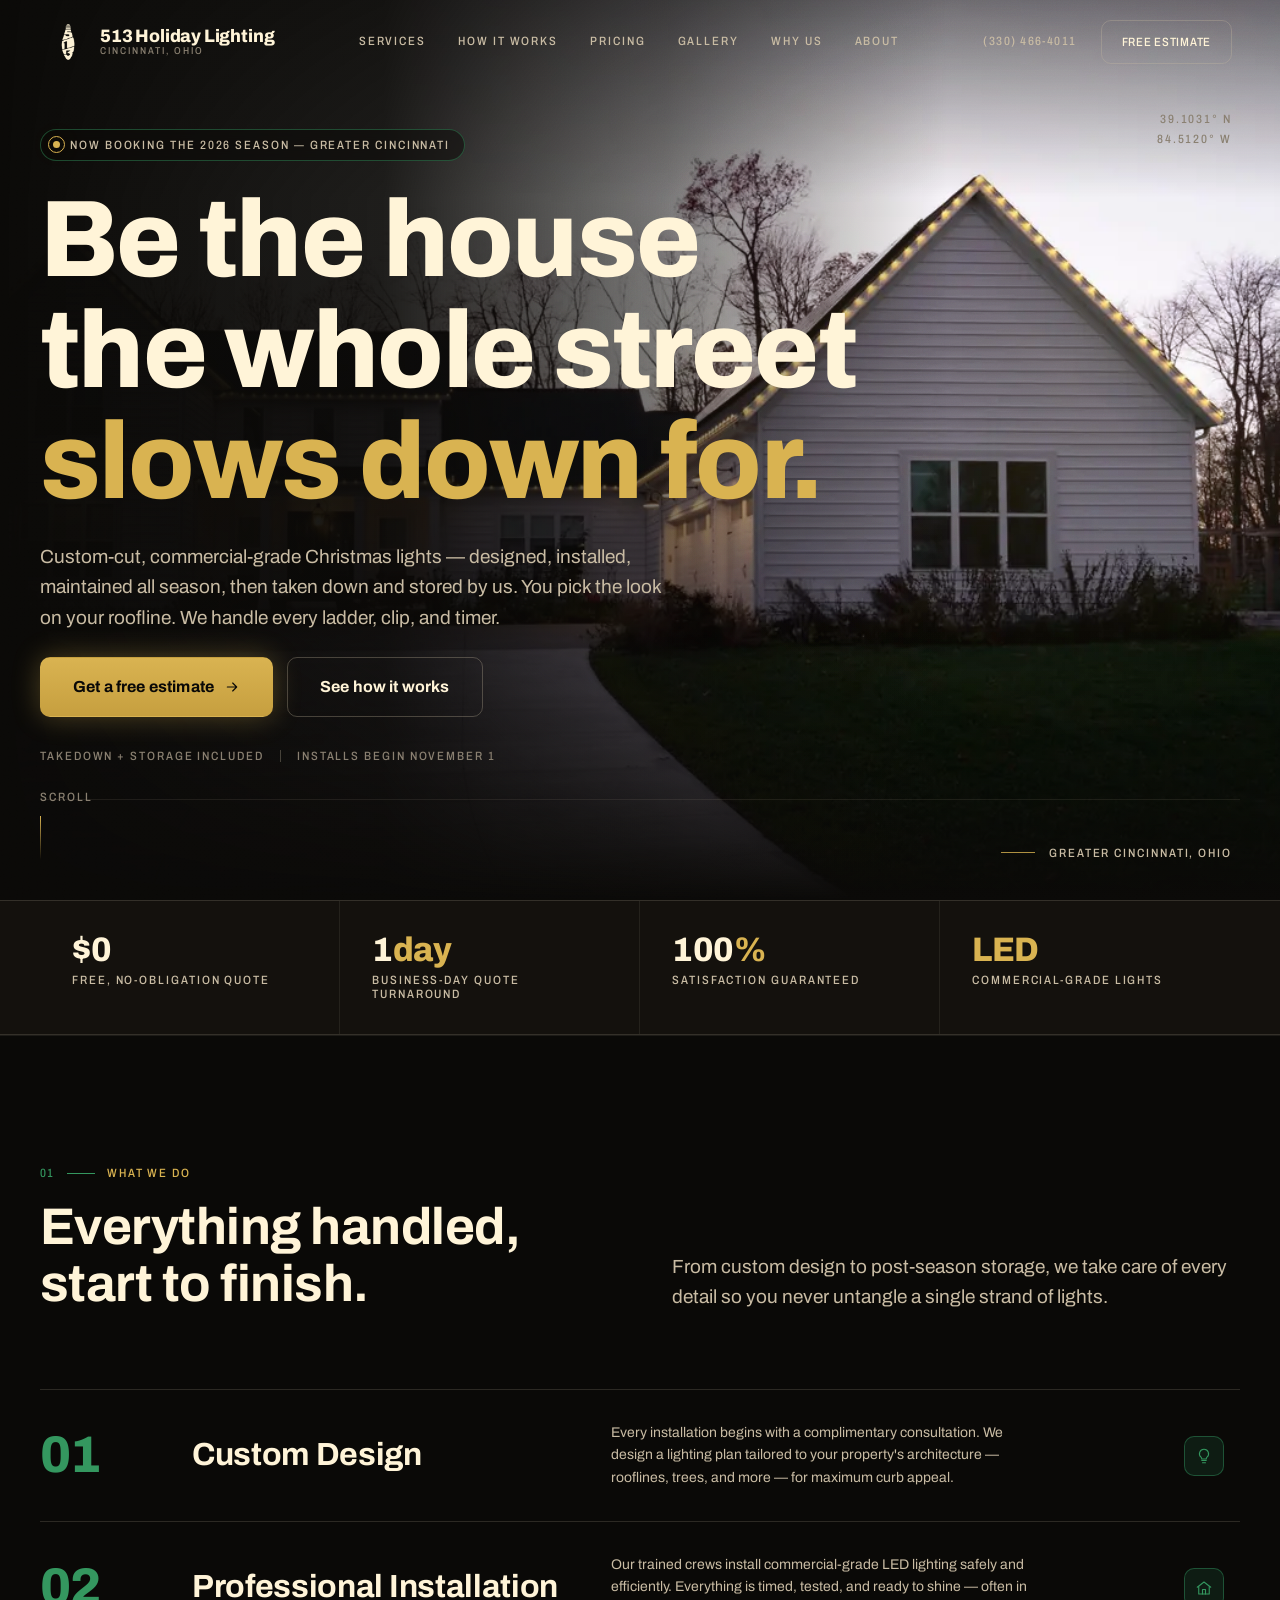
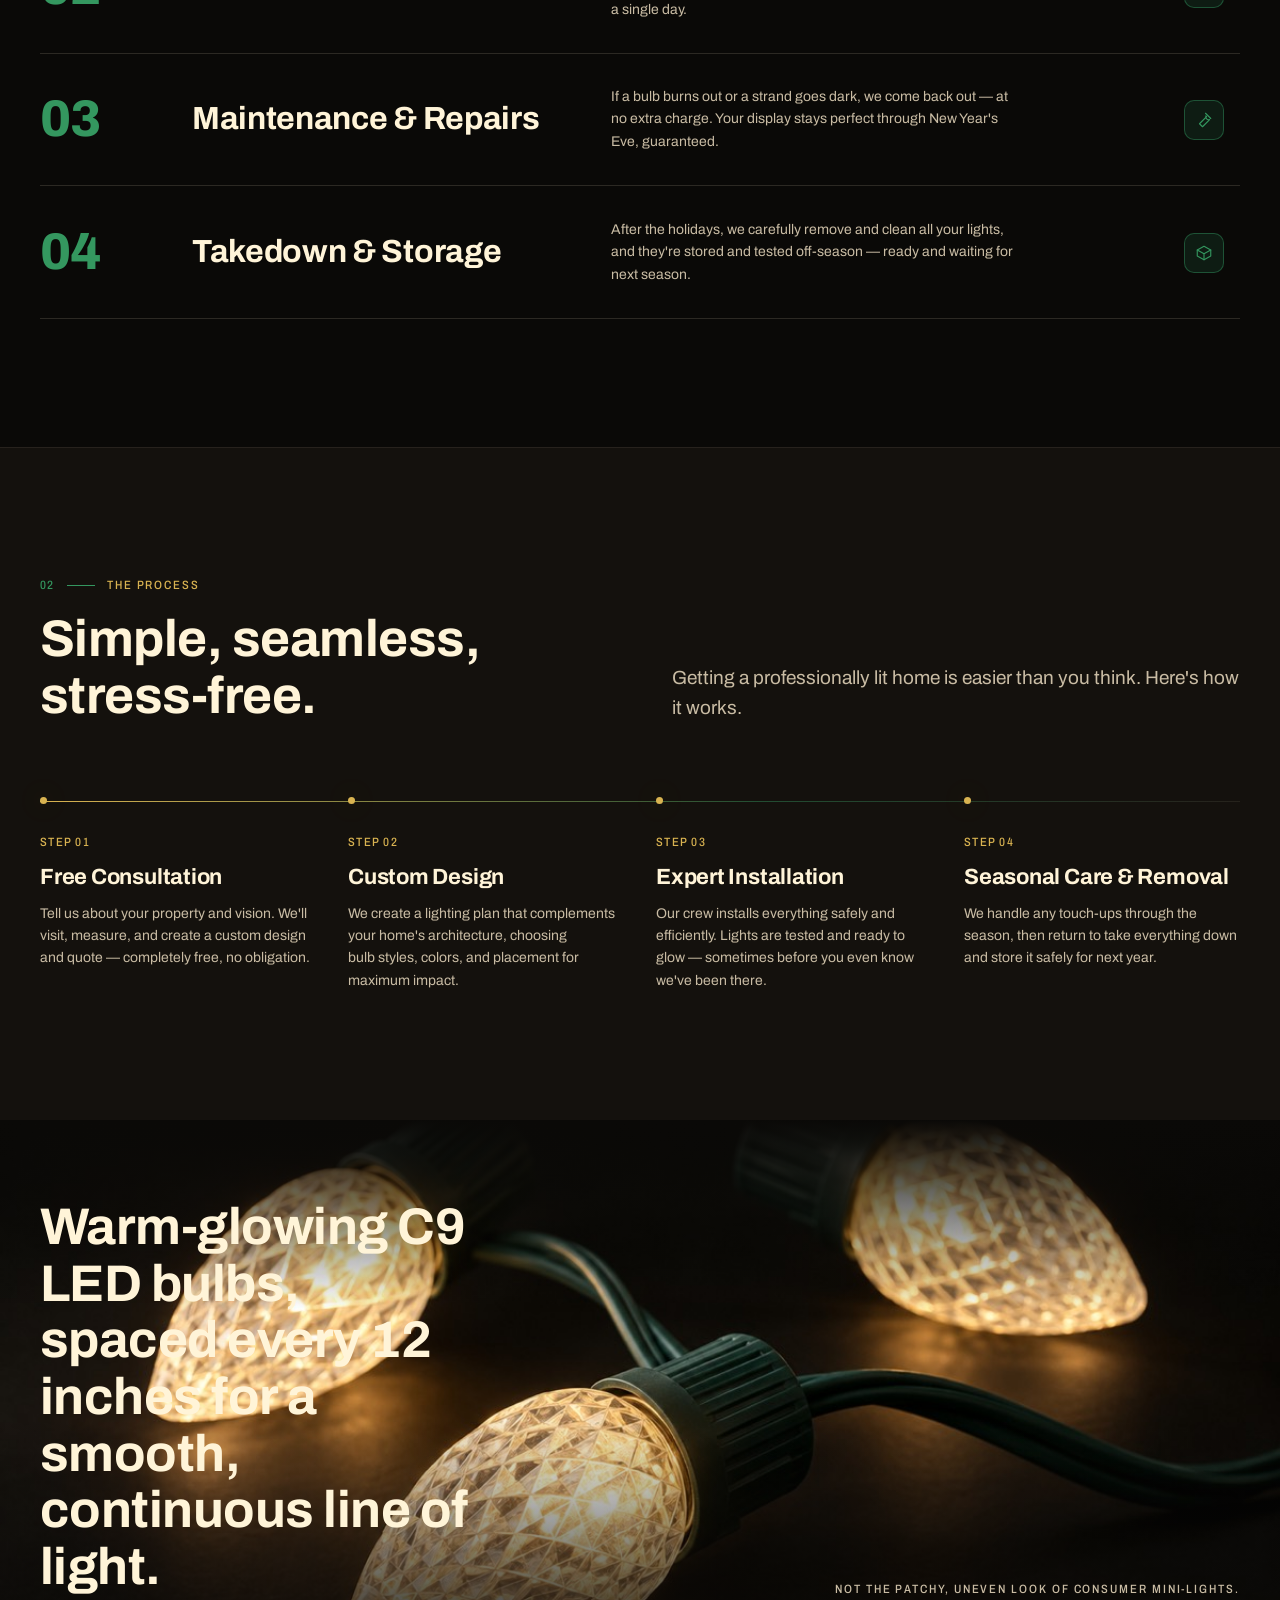
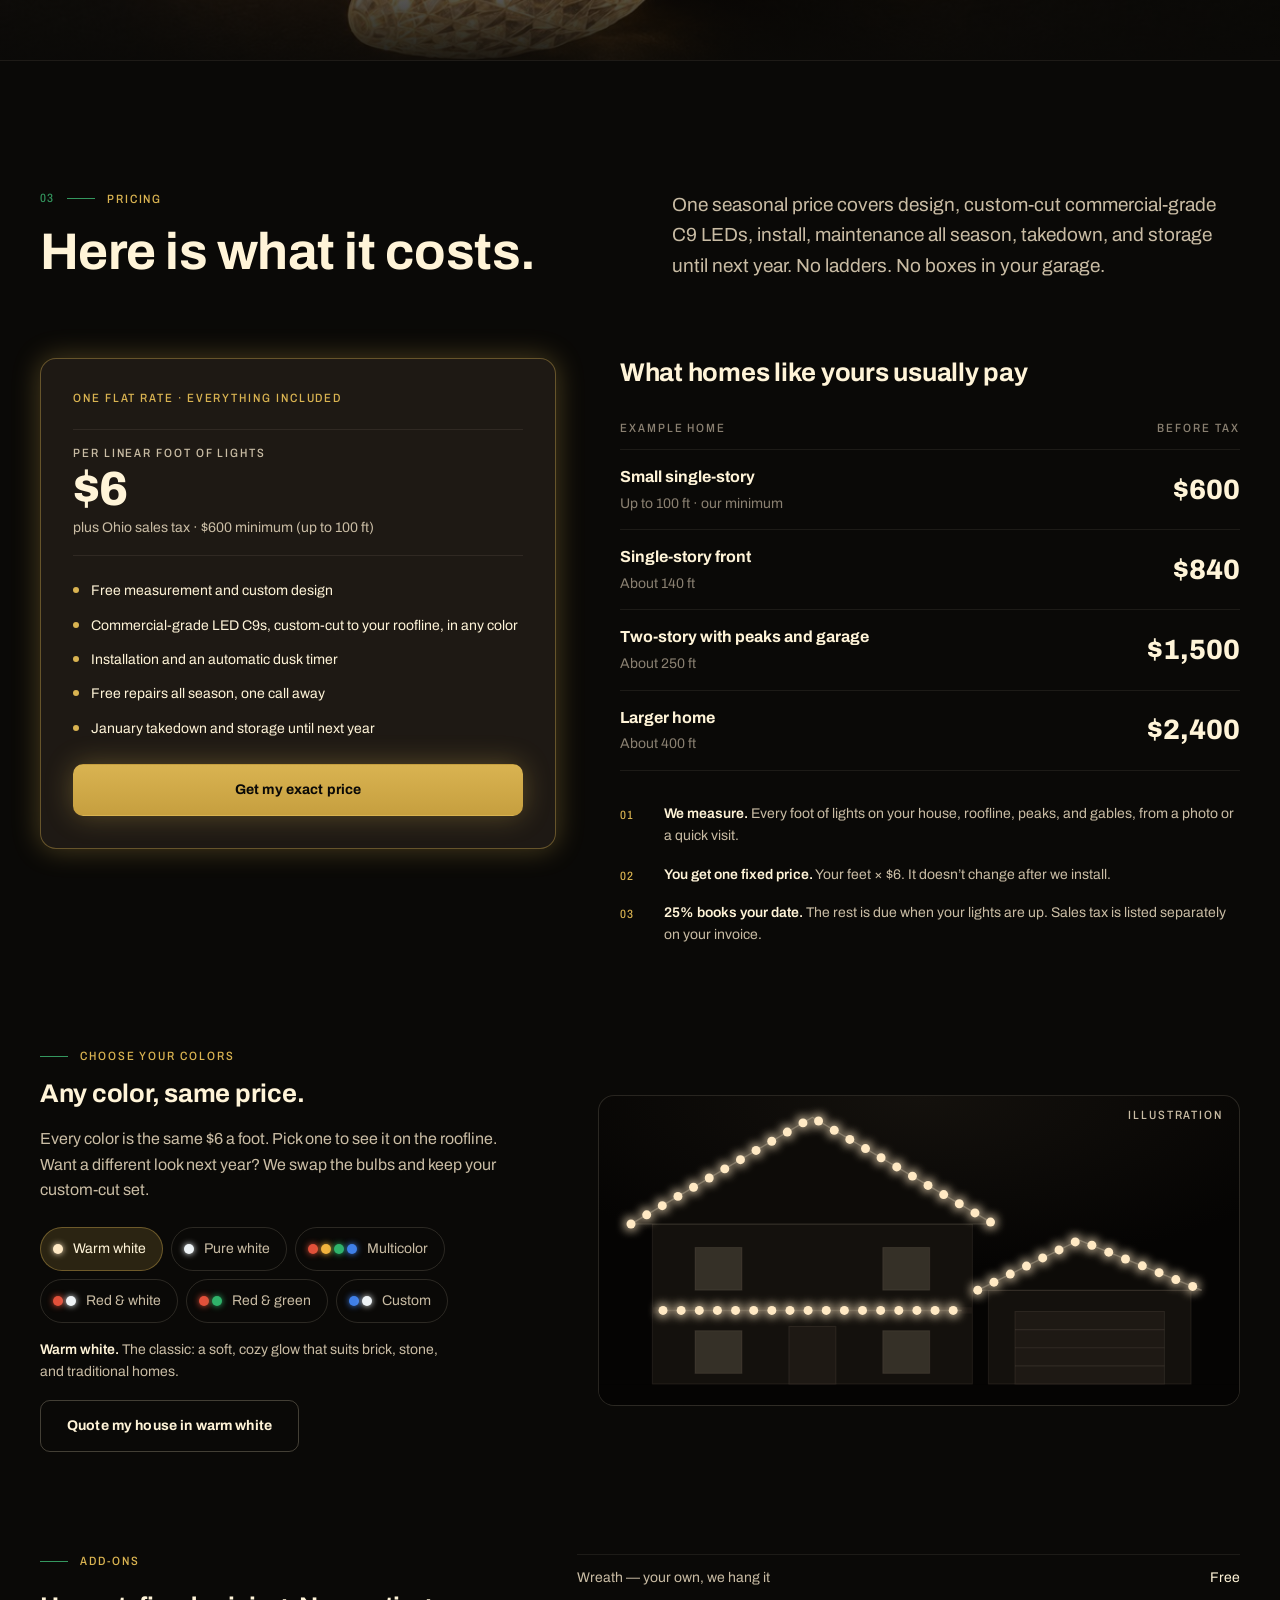
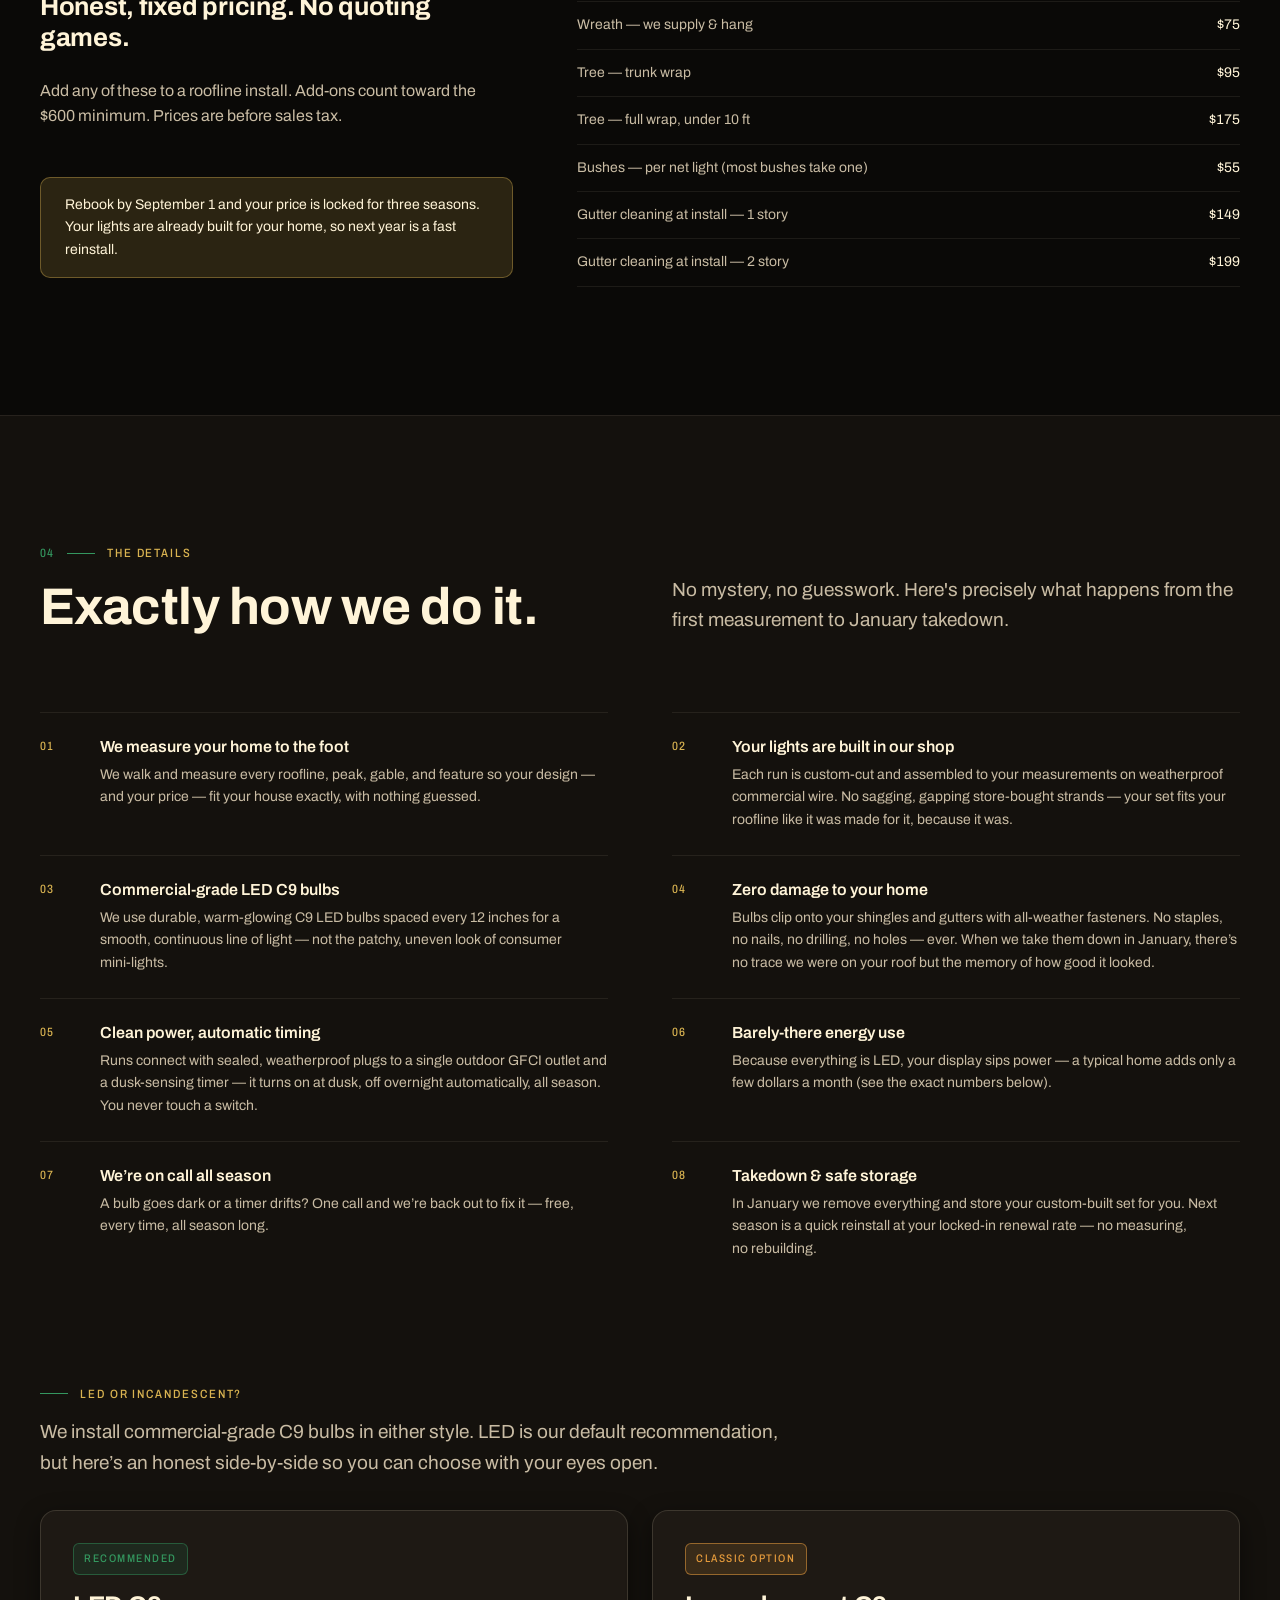
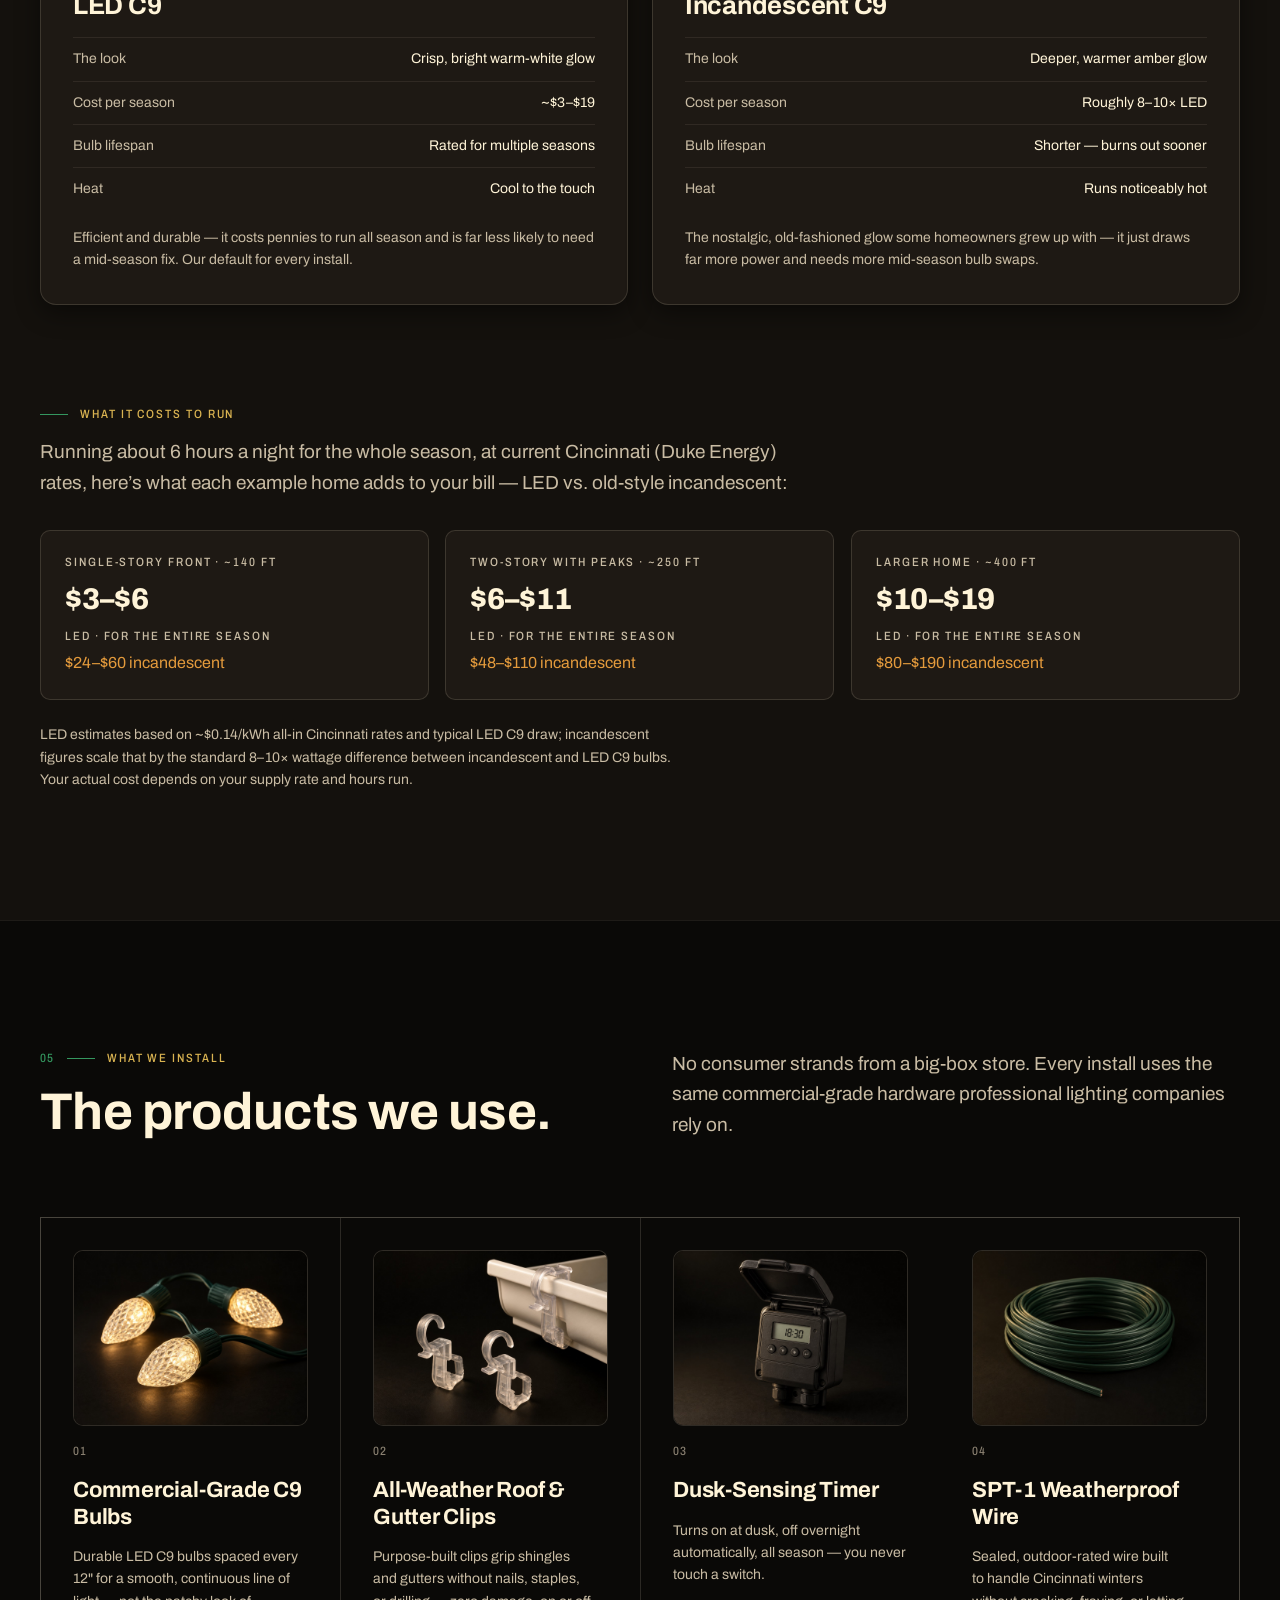
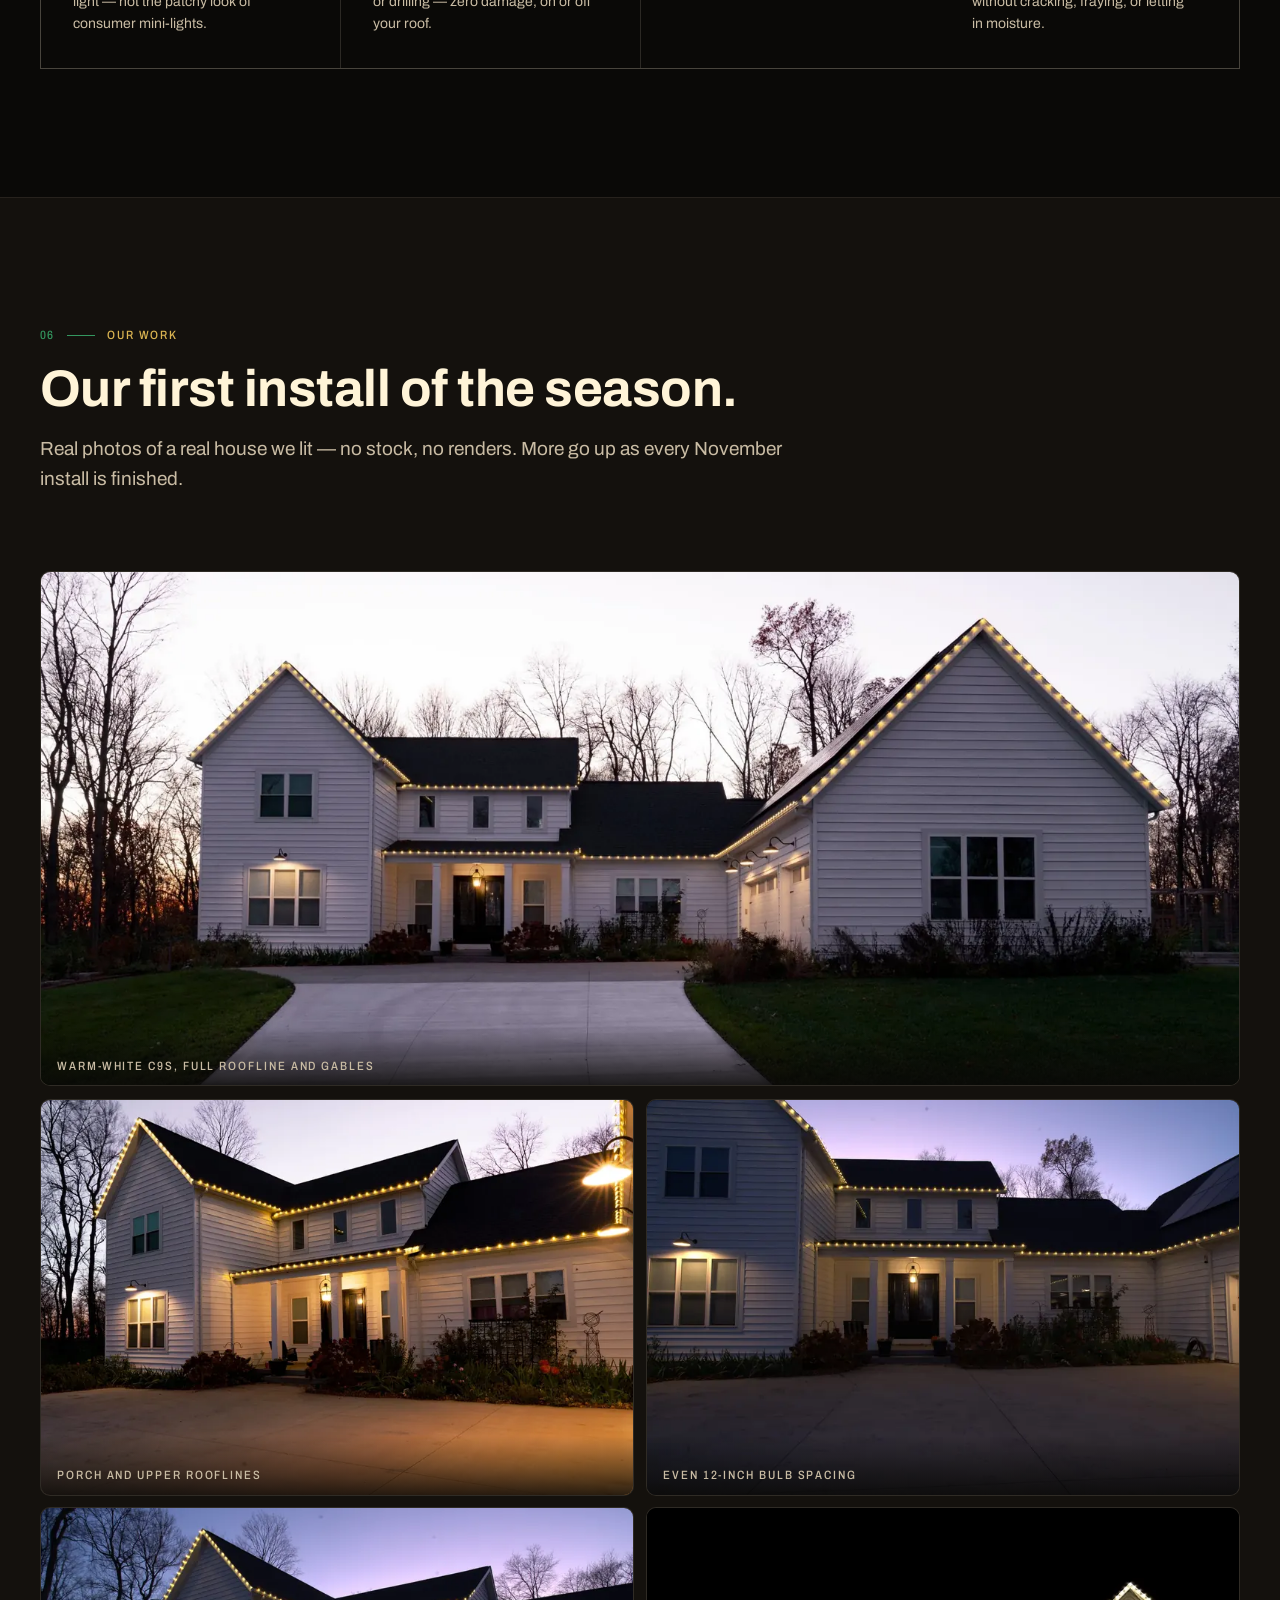
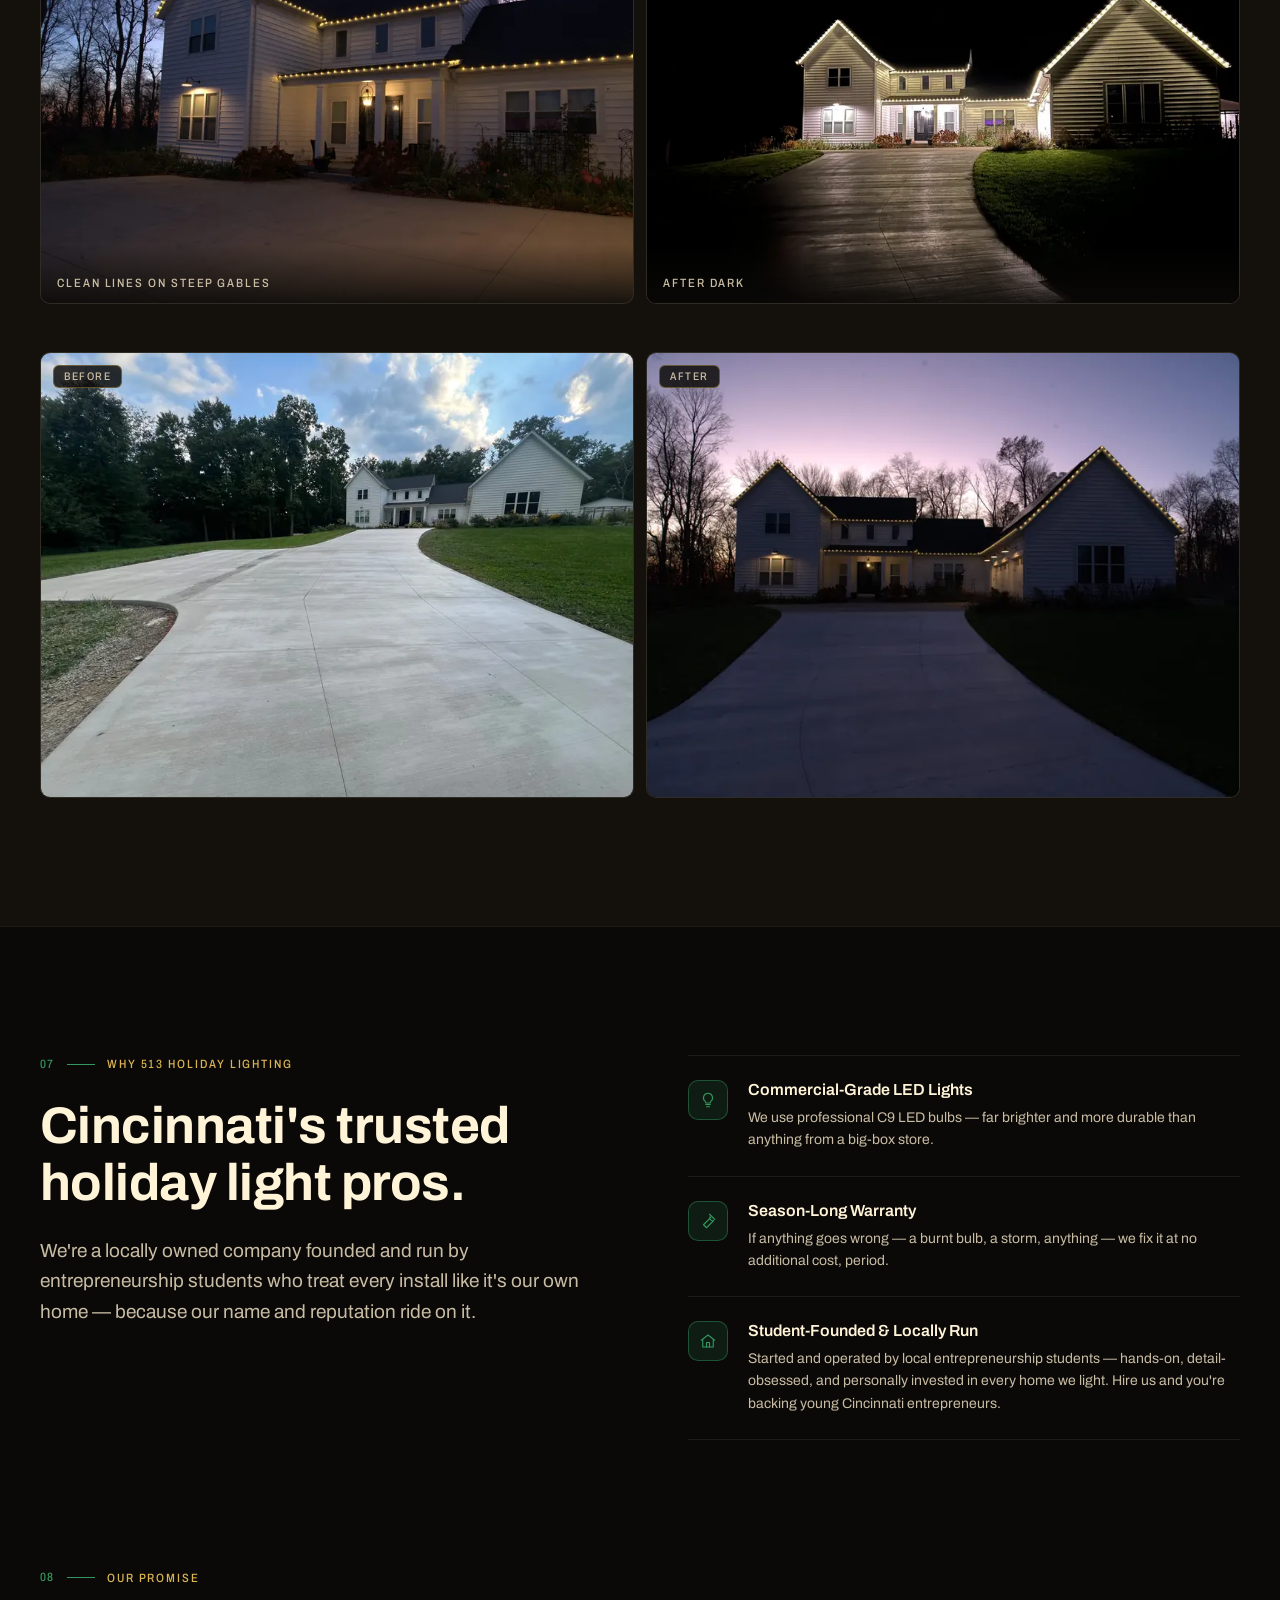
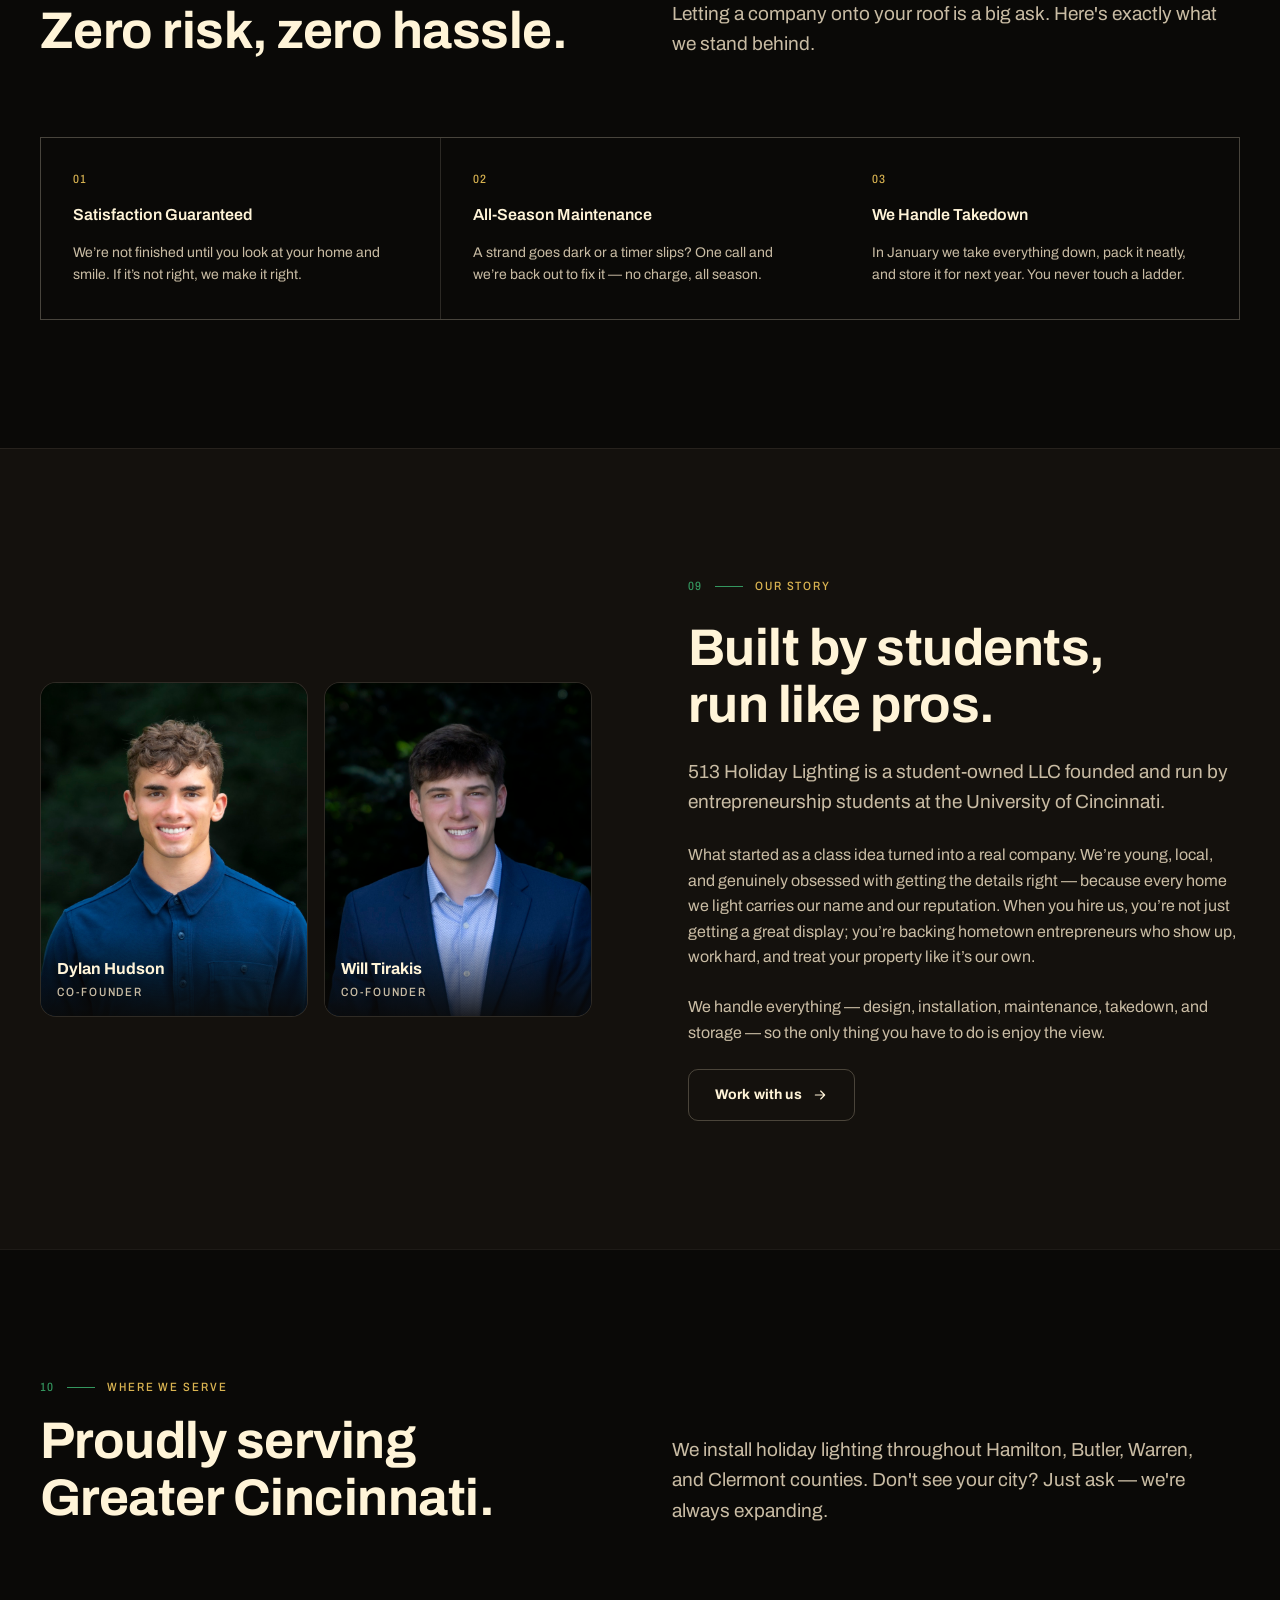
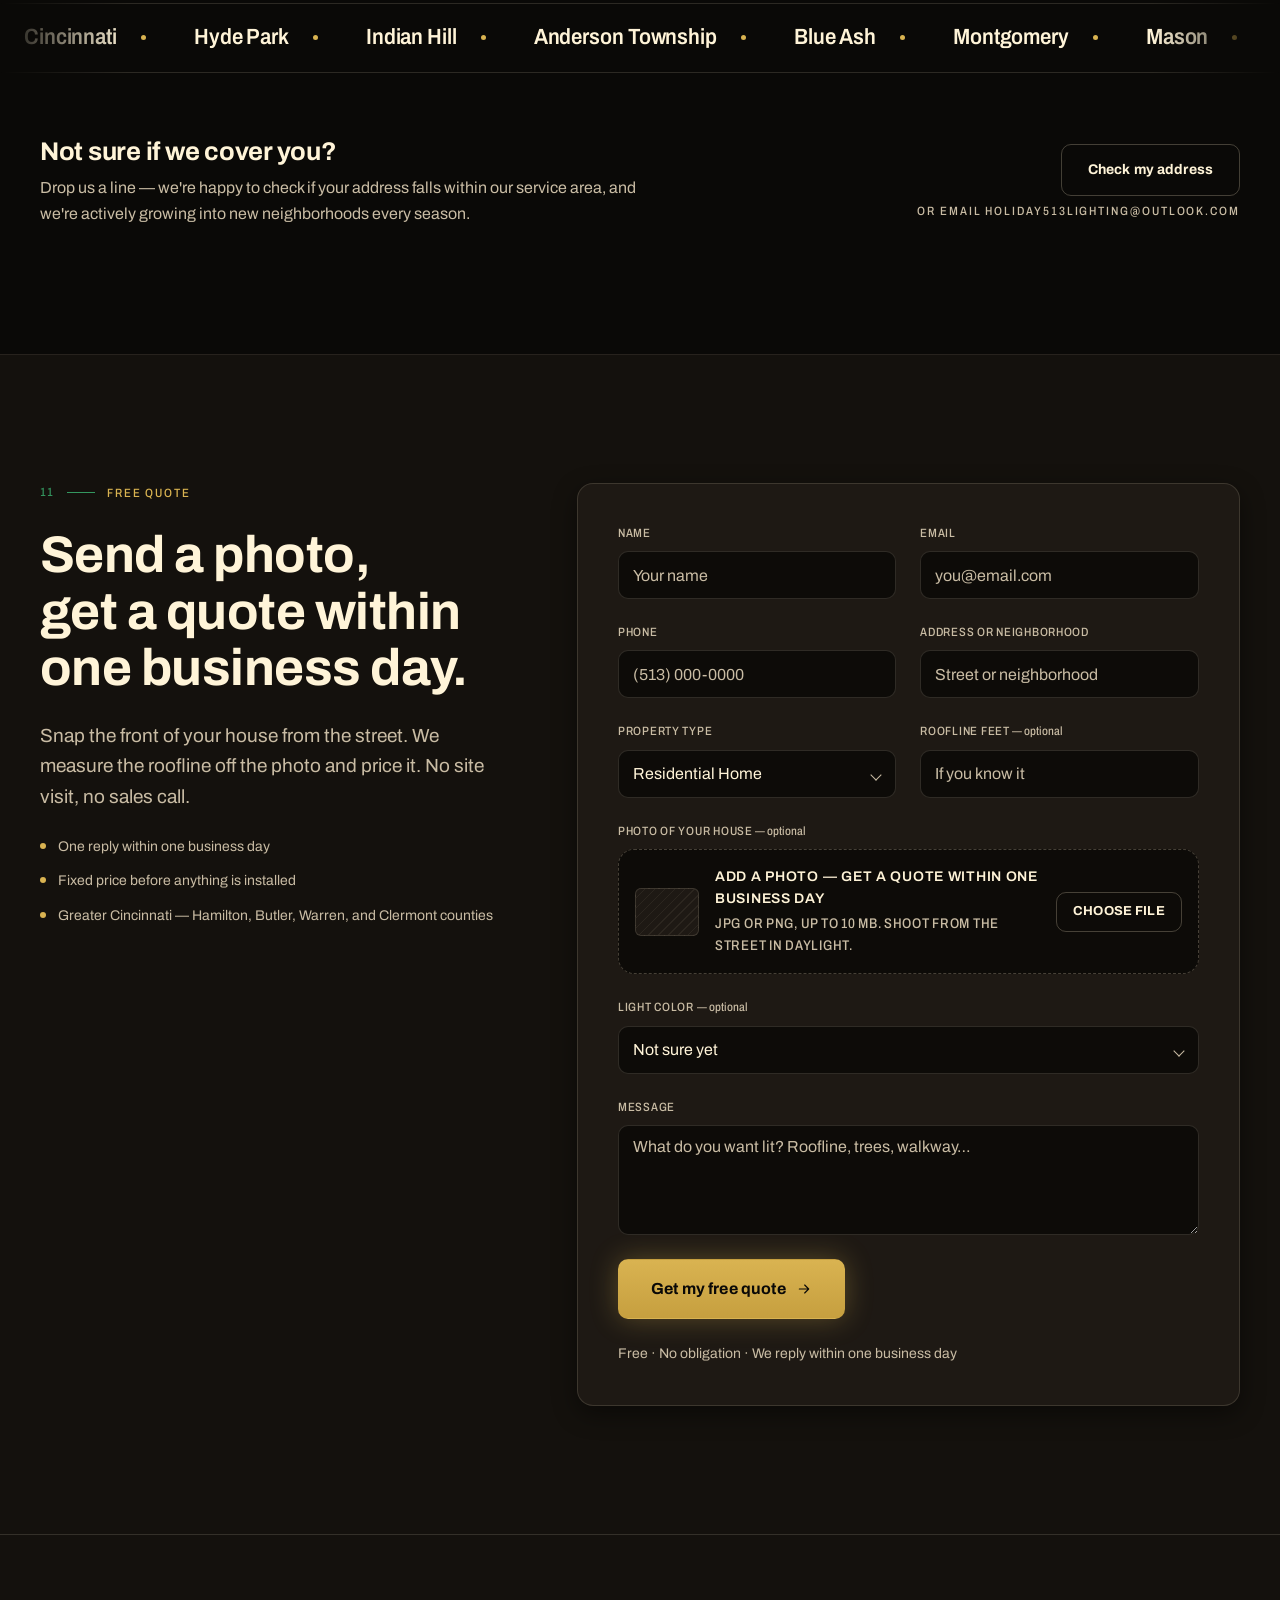
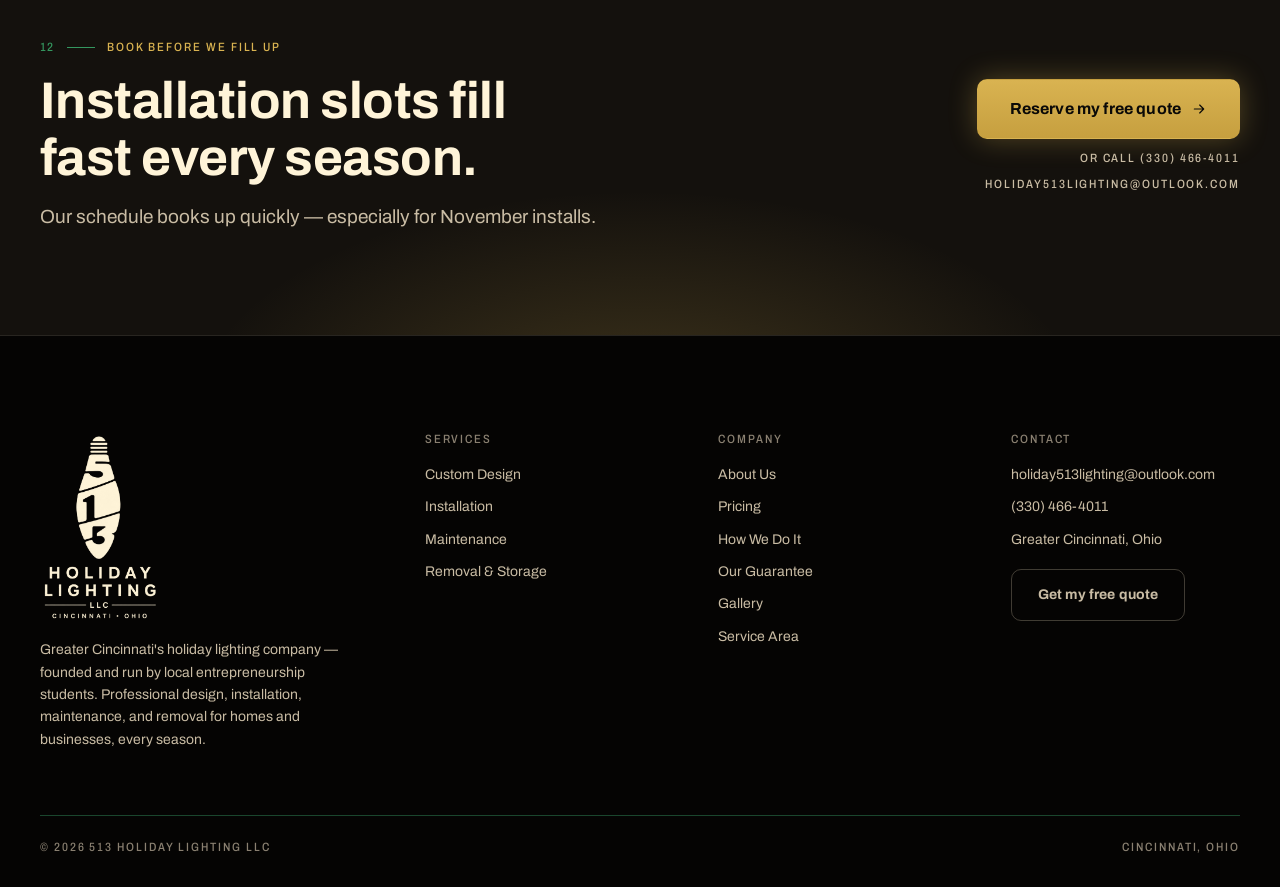
<file: index.html>
<!DOCTYPE html>
<html lang="en">
<head>
  <meta charset="UTF-8">
  <meta name="viewport" content="width=device-width, initial-scale=1.0">
  <title>513 Holiday Lighting LLC | Professional Christmas Light Installation Cincinnati</title>
  <meta name="description" content="Cincinnati's premier holiday lighting installation company. Professional design, installation, maintenance, and removal of Christmas lights for homes and businesses across Greater Cincinnati. Get a free quote.">
  <meta name="robots" content="index, follow">
  <link rel="canonical" href="https://513holidaylighting.com/">
  <!-- theme-color mirrors --surface-0 in tokens.css; <meta> cannot read CSS variables -->
  <meta name="theme-color" content="#0A0907">

  <!-- Open Graph / Twitter -->
  <meta property="og:type" content="website">
  <meta property="og:title" content="513 Holiday Lighting | Be the house the whole street slows down for.">
  <meta property="og:description" content="Custom-cut, commercial-grade Christmas lights for Greater Cincinnati — designed, installed, maintained all season, then taken down and stored by us. Send a photo, get a quote within one business day.">
  <meta property="og:url" content="https://513holidaylighting.com/">
  <meta property="og:image" content="https://513holidaylighting.com/assets/og-image-2026.jpg">
  <meta property="og:image:width" content="1200">
  <meta property="og:image:height" content="630">
  <meta name="twitter:card" content="summary_large_image">
  <meta name="twitter:title" content="513 Holiday Lighting | Be the house the whole street slows down for.">
  <meta name="twitter:description" content="Custom-cut, commercial-grade Christmas lights for Greater Cincinnati. Send a photo, get a quote within one business day.">
  <meta name="twitter:image" content="https://513holidaylighting.com/assets/og-image-2026.jpg">

  <!-- Favicons -->
  <link rel="icon" type="image/png" sizes="32x32" href="assets/favicon-32.png">
  <link rel="icon" type="image/png" sizes="512x512" href="assets/icon-512.png">
  <link rel="apple-touch-icon" sizes="180x180" href="assets/apple-touch-icon.png">

  <!-- Fonts: one family, Archivo (variable). Defined as --font-sans in tokens.css -->
  <link rel="preconnect" href="https://fonts.googleapis.com">
  <link rel="preconnect" href="https://fonts.gstatic.com" crossorigin>
  <link href="https://fonts.googleapis.com/css2?family=Archivo:wdth,wght@75..112,400..800&display=swap" rel="stylesheet">
  <link rel="preload" as="image" href="assets/hero-dusk-1920.webp" imagesrcset="assets/hero-dusk-1280.webp 1280w, assets/hero-dusk-1920.webp 1920w, assets/hero-dusk-2560.webp 2560w" imagesizes="100vw" fetchpriority="high">

  <!-- tokens.css is the single source of truth for every color, size, radius, and motion value -->
  <link rel="stylesheet" href="tokens.css">

  <!-- Local Business Schema -->
  <script type="application/ld+json">
  {
    "@context": "https://schema.org",
    "@type": "LocalBusiness",
    "name": "513 Holiday Lighting LLC",
    "url": "https://513holidaylighting.com/",
    "image": "https://513holidaylighting.com/assets/og-image-2026.jpg",
    "description": "Professional holiday lighting design, installation, maintenance, and removal serving Greater Cincinnati, Ohio.",
    "telephone": "+13304664011",
    "email": "holiday513lighting@outlook.com",
    "address": { "@type": "PostalAddress", "addressLocality": "Cincinnati", "addressRegion": "OH", "addressCountry": "US" },
    "areaServed": ["Cincinnati", "Hyde Park", "Indian Hill", "Anderson Township", "Blue Ash", "Montgomery", "Mason", "West Chester", "Loveland", "Milford", "Madeira", "Mariemont", "Symmes Township", "Terrace Park", "Kenwood", "Sycamore Township"],
    "priceRange": "$600+",
    "serviceType": ["Holiday Lighting Installation", "Christmas Light Installation", "Holiday Light Removal", "Holiday Light Storage", "Holiday Lighting Design"]
  }
  </script>

  <style>
/* ─── RESET ─────────────────────────────── */
*,*::before,*::after{box-sizing:border-box}
html{scroll-behavior:smooth;-webkit-text-size-adjust:100%}
body{margin:0;background:var(--surface-0);color:var(--text-body);font-family:var(--font-sans);font-size:var(--fs-body);line-height:var(--lh-body);font-variation-settings:var(--vs-body);-webkit-font-smoothing:antialiased;overflow-x:clip}
h1,h2,h3,h4,p,ul,figure{margin:0}
ul{padding:0;list-style:none}
img{display:block;max-width:100%;height:auto}
a{color:var(--text-high);text-decoration:none;transition:color var(--dur-fast) var(--ease)}
a:hover{color:var(--accent)}
button{font:inherit}
:focus-visible{outline:none;box-shadow:var(--focus-ring);border-radius:var(--radius-sm)}
.sr{position:absolute;width:1px;height:1px;overflow:hidden;clip:rect(0 0 0 0);white-space:nowrap}

/* ─── TYPE VOICES ───────────────────────── */
.label{font-variation-settings:var(--vs-label);font-size:var(--fs-micro);letter-spacing:var(--ls-eyebrow);text-transform:uppercase;line-height:1.2;color:var(--text-muted);font-variant-numeric:tabular-nums}
.label--gold{color:var(--accent)}
.label--in{color:var(--text-body)}
.idx{font-variation-settings:var(--vs-label);font-size:var(--fs-micro);letter-spacing:.12em;text-transform:uppercase;color:var(--text-muted);font-variant-numeric:tabular-nums}
.eyebrow .idx{color:var(--green-bright)}
.display{font-variation-settings:var(--vs-display);font-size:var(--fs-display);line-height:var(--lh-display);letter-spacing:var(--ls-display);color:var(--text-high);text-wrap:balance}
.h2{font-variation-settings:var(--vs-heading);font-size:var(--fs-h2);line-height:var(--lh-heading);letter-spacing:var(--ls-heading);color:var(--text-high);text-wrap:balance}
.h3{font-variation-settings:var(--vs-heading);font-size:var(--fs-h3);line-height:1.2;letter-spacing:var(--ls-heading);color:var(--text-high)}
.h4{font-variation-settings:'wght' 600,'wdth' 100;font-size:var(--fs-body);line-height:1.3;color:var(--text-high)}
.lede{font-size:var(--fs-body-lg);line-height:var(--lh-body);color:var(--text-body);max-width:var(--container-text);text-wrap:pretty}
.p{max-width:var(--container-text);text-wrap:pretty}
.small{font-size:var(--fs-small)}
.muted{color:var(--text-muted)}

/* ─── LAYOUT ────────────────────────────── */
.wrap{width:min(var(--container),100% - 2*var(--gutter));margin-inline:auto;position:relative}
.sec{position:relative;padding-block:clamp(var(--space-9),10vw,var(--space-11));border-top:1px solid var(--border-subtle)}
.sec--lift{background:var(--surface-1)}
.head{display:flex;flex-direction:column;gap:var(--space-4);max-width:760px;margin-bottom:clamp(var(--space-7),6vw,var(--space-9))}
.head--row{display:grid;grid-template-columns:minmax(0,1fr) minmax(0,1fr);gap:var(--space-8);align-items:end;max-width:none}
.head--row .lede{justify-self:start}
.eyebrow{display:flex;align-items:center;gap:var(--space-3)}
.eyebrow .rule{width:28px;height:1px;background:var(--green-bright)}
.grid{display:grid;gap:1px;background:var(--border-default);border:1px solid var(--border-default)}
.grid>*{background:var(--surface-0)}
.sec--lift .grid>*{background:var(--surface-1)}
.grid--4{grid-template-columns:repeat(4,minmax(0,1fr))}
.grid--3{grid-template-columns:repeat(3,minmax(0,1fr))}
.cell{padding:var(--space-6);display:flex;flex-direction:column;gap:var(--space-4);transition:background var(--dur-base) var(--ease)}
.cell:hover{background:var(--surface-2)!important}
.cell .h3{font-size:22px}
.cell .p{font-size:var(--fs-small)}

/* ─── BUTTONS ───────────────────────────── */
.btn{display:inline-flex;align-items:center;justify-content:center;gap:10px;min-height:52px;padding:0 26px;border-radius:var(--radius-md);font-variation-settings:'wght' 700,'wdth' 100;font-size:var(--fs-small);letter-spacing:.01em;border:1px solid transparent;cursor:pointer;transition:transform var(--dur-fast) var(--ease),box-shadow var(--dur-base) var(--ease),background var(--dur-fast) var(--ease),border-color var(--dur-fast) var(--ease),color var(--dur-fast) var(--ease);white-space:nowrap;line-height:1}
.btn--gold{background:linear-gradient(180deg,var(--btn-primary-bg-top),var(--btn-primary-bg-bottom));color:var(--btn-primary-text);box-shadow:var(--glow-gold)}
.btn--gold:hover{background:linear-gradient(180deg,var(--btn-primary-hover-top),var(--btn-primary-hover-bottom));color:var(--btn-primary-text);transform:translateY(-1px);box-shadow:var(--glow-gold-strong)}
.btn--gold:active{transform:scale(.97);background:var(--btn-primary-active)}
.btn--gold[disabled],.btn--gold[aria-busy="true"]{background:var(--btn-primary-disabled);box-shadow:none;cursor:default;transform:none}
.btn--ghost{border-color:var(--btn-ghost-border);color:var(--btn-ghost-text);background:transparent}
.btn--ghost:hover{background:var(--btn-ghost-hover-bg);border-color:var(--btn-ghost-hover-border);color:var(--btn-ghost-text)}
.btn--lg{min-height:60px;padding:0 32px;font-size:var(--fs-body)}
.btn--sm{min-height:40px;padding:0 16px;font-size:var(--fs-eyebrow)}
.btn svg{width:16px;height:16px;stroke:currentColor;fill:none;stroke-width:1.75;stroke-linecap:round;stroke-linejoin:round;transition:transform var(--dur-base) var(--ease)}
.btn--gold:hover svg{transform:translateX(3px)}
.btn:focus-visible{box-shadow:var(--focus-ring)}

/* ─── NAV ───────────────────────────────── */
.nav{position:fixed;inset:0 0 auto 0;z-index:50;height:84px;display:flex;align-items:center;justify-content:space-between;padding-inline:clamp(var(--space-5),4vw,var(--space-7));border-bottom:1px solid transparent;transition:background var(--dur-base) var(--ease),border-color var(--dur-base) var(--ease)}
.nav.scrolled{background:color-mix(in srgb,var(--surface-0) 82%,transparent);backdrop-filter:blur(14px);-webkit-backdrop-filter:blur(14px);border-color:var(--border-subtle)}
.brand{display:flex;align-items:center;gap:12px}
.brand img{width:40px;height:40px;object-fit:contain}
.brand .wm{display:flex;flex-direction:column;line-height:1.05}
.brand .wm b{font-variation-settings:var(--vs-display);font-size:18px;color:var(--text-high);letter-spacing:-.01em}
.brand .wm span{font-variation-settings:var(--vs-label);font-size:10px;letter-spacing:.2em;text-transform:uppercase;color:var(--text-muted)}
.links{display:flex;gap:var(--space-6)}
.links a{font-variation-settings:var(--vs-label);font-size:var(--fs-micro);letter-spacing:var(--ls-eyebrow);text-transform:uppercase;color:var(--text-body)}
.links a:hover{color:var(--text-high)}
.nav .right{display:flex;align-items:center;gap:var(--space-5)}
.nav .phone{font-variation-settings:var(--vs-label);font-size:var(--fs-micro);letter-spacing:.12em;color:var(--text-body);font-variant-numeric:tabular-nums}
.btn--nav{min-height:44px;padding:0 20px;font-size:var(--fs-micro);letter-spacing:.06em;text-transform:uppercase;font-variation-settings:var(--vs-label)}
.menu-btn{display:none;width:46px;height:46px;align-items:center;justify-content:center;border:1px solid var(--border-default);border-radius:var(--radius-md);background:transparent;color:var(--text-high);cursor:pointer}
.menu-btn svg{width:20px;height:20px;stroke:currentColor;fill:none;stroke-width:1.75;stroke-linecap:round}
.mobile-menu{position:fixed;top:84px;left:0;right:0;z-index:49;display:none;flex-direction:column;background:color-mix(in srgb,var(--surface-0) 96%,transparent);backdrop-filter:blur(14px);border-bottom:1px solid var(--border-default);padding:var(--space-4) var(--space-5) var(--space-6)}
.mobile-menu.open{display:flex}
.mobile-menu a{padding:14px 0;border-bottom:1px solid var(--border-subtle);font-variation-settings:var(--vs-label);font-size:var(--fs-eyebrow);letter-spacing:var(--ls-eyebrow);text-transform:uppercase;color:var(--text-high)}
.mobile-menu .btn{margin-top:var(--space-4);border-bottom:0}

/* ─── HERO ──────────────────────────────── */
.hero{position:relative;min-height:100svh;overflow:hidden;background:var(--surface-deep);isolation:isolate;display:flex;flex-direction:column;justify-content:center}
.hero__bokeh{position:absolute;inset:0;z-index:0;background:radial-gradient(22% 30% at 84% 42%,color-mix(in srgb,var(--bulb-warm-white) 55%,transparent),transparent 70%),radial-gradient(8% 12% at 66% 30%,color-mix(in srgb,var(--accent) 45%,transparent),transparent 70%),radial-gradient(7% 10% at 74% 26%,color-mix(in srgb,var(--accent) 35%,transparent),transparent 70%),radial-gradient(9% 13% at 60% 44%,color-mix(in srgb,var(--accent) 28%,transparent),transparent 70%),radial-gradient(6% 9% at 88% 20%,color-mix(in srgb,var(--accent) 30%,transparent),transparent 70%),linear-gradient(180deg,var(--surface-deep),var(--surface-0))}
.hero__img{position:absolute;inset:-8% 0;width:100%;height:116%;object-fit:cover;object-position:88% 55%;z-index:0}
.hero__scrim{position:absolute;inset:0;z-index:1;background:linear-gradient(90deg,var(--surface-0) 0%,color-mix(in srgb,var(--surface-0) 92%,transparent) 30%,color-mix(in srgb,var(--surface-0) 55%,transparent) 52%,transparent 74%),linear-gradient(180deg,color-mix(in srgb,var(--surface-0) 55%,transparent) 0%,transparent 22%,transparent 70%,var(--surface-0) 100%)}
.hero__grade{position:absolute;inset:0;z-index:1;background:radial-gradient(60% 70% at 84% 40%,color-mix(in srgb,var(--accent) 18%,transparent),transparent 60%);mix-blend-mode:screen;animation:breathe 6s ease-in-out infinite}
.hero__noise{position:absolute;inset:0;z-index:2;opacity:.06;mix-blend-mode:overlay;pointer-events:none;background-image:url("data:image/svg+xml,%3Csvg xmlns='http://www.w3.org/2000/svg' width='140' height='140'%3E%3Cfilter id='n'%3E%3CfeTurbulence type='fractalNoise' baseFrequency='0.85' numOctaves='3'/%3E%3C/filter%3E%3Crect width='140' height='140' filter='url(%23n)'/%3E%3C/svg%3E")}
.hero__inner{position:relative;z-index:3;display:flex;flex-direction:column;align-items:flex-start;gap:var(--space-5);max-width:1060px;padding-top:120px;padding-bottom:var(--space-10)}
.hero .lede{max-width:58ch}
.hero__inner>*{animation:rise var(--dur-slow) var(--ease-out) both}
.hero__inner>*:nth-child(2){animation-delay:100ms}.hero__inner>*:nth-child(n+3){animation-delay:200ms}
.pill{display:inline-flex;align-items:center;gap:10px;padding:8px 14px 8px 12px;border:1px solid var(--green-line);border-radius:var(--radius-pill);background:color-mix(in srgb,var(--surface-0) 50%,transparent);backdrop-filter:blur(6px)}
.ping{position:relative;width:7px;height:7px;border-radius:50%;background:var(--accent);box-shadow:var(--glow-gold);flex:none}
.ping::after{content:'';position:absolute;inset:-5px;border-radius:50%;border:1px solid var(--accent);animation:ping 2.4s var(--ease-out) infinite}
.hero .display span{display:block}
.hero .display .gl{color:var(--accent)}
.actions{display:flex;gap:14px;align-items:center;flex-wrap:wrap}
.trust{display:flex;align-items:center;gap:var(--space-4);margin-top:var(--space-2);flex-wrap:wrap}
.trust .sep{width:1px;height:12px;background:var(--border-strong)}
.hero__meta{position:absolute;z-index:3;display:flex;align-items:center;gap:14px}
.hero__meta .rule{width:34px;height:1px;background:var(--accent);opacity:.8;transform-origin:left;animation:draw var(--dur-slow) var(--ease-out) 600ms both}
.coords{right:clamp(var(--space-5),4vw,var(--space-7));top:112px;flex-direction:column;align-items:flex-end;gap:6px}
.place{right:clamp(var(--space-5),4vw,var(--space-7));bottom:40px}
.scroll{left:max(var(--gutter),(100% - var(--container))/2);bottom:40px;flex-direction:column;align-items:flex-start;gap:12px}
.scroll .line{width:1px;height:44px;background:linear-gradient(180deg,var(--accent),transparent);animation:scrollhint 2.2s ease-in-out infinite;transform-origin:top}
.hero__rule{position:absolute;left:max(var(--gutter),(100% - var(--container))/2);right:max(var(--gutter),(100% - var(--container))/2);bottom:100px;height:1px;background:var(--border-subtle);z-index:3;transform-origin:left;animation:draw 900ms var(--ease-out) 500ms both}
@supports (animation-timeline: scroll()){
  .hero__img{animation:parallax linear both;animation-timeline:scroll();animation-range:0 100svh}
}

/* ─── PROOF STRIP ───────────────────────── */
.proof{border-top:1px solid var(--border-default);border-bottom:1px solid var(--border-default);background:var(--surface-1)}
.proof .wrap{display:grid;grid-template-columns:repeat(4,minmax(0,1fr))}
.proof .item{padding:var(--space-6);display:flex;flex-direction:column;gap:6px;border-right:1px solid var(--border-subtle)}
.proof .item:last-child{border-right:0}
.proof .num{font-variation-settings:var(--vs-display);font-size:34px;color:var(--text-high);line-height:1;letter-spacing:-.01em;font-variant-numeric:tabular-nums}
.proof .num em{font-style:normal;color:var(--accent)}
.proof .label{color:var(--text-body)}

/* ─── SERVICES (editorial ruled list) ───── */
.svc{display:flex;flex-direction:column;border-top:1px solid var(--border-default)}
.svc__row{display:grid;grid-template-columns:120px minmax(0,1fr) minmax(0,1.4fr) 56px;gap:var(--space-6);align-items:center;padding:var(--space-6) 0;border-bottom:1px solid var(--border-default);transition:background var(--dur-base) var(--ease)}
.svc__row:hover{background:color-mix(in srgb,var(--surface-2) 60%,transparent)}
.svc__row .num{font-variation-settings:var(--vs-display);font-size:var(--fs-h2);line-height:1;color:var(--green-bright);letter-spacing:-.02em;font-variant-numeric:tabular-nums}
.svc__row .h3{font-size:clamp(1.375rem,1.1rem + 1.2vw,2rem)}
.svc__row .p{font-size:var(--fs-small);max-width:52ch}
.ico{width:40px;height:40px;border-radius:var(--radius-md);background:var(--green-tint);border:1px solid var(--green-line);display:flex;align-items:center;justify-content:center;flex:none}
.ico svg{width:18px;height:18px;stroke:var(--green-bright);fill:none;stroke-width:1.5;stroke-linecap:round;stroke-linejoin:round}

/* ─── STEPS ─────────────────────────────── */
.steps{display:grid;grid-template-columns:repeat(4,minmax(0,1fr));gap:var(--space-6);position:relative;padding-top:var(--space-6)}
.steps::before{content:'';position:absolute;left:0;right:0;top:0;height:1px;background:linear-gradient(90deg,var(--accent),var(--green-line) 60%,var(--border-subtle));transform-origin:left;transform:scaleX(0);transition:transform 1s var(--ease-out)}
.steps.in::before{transform:scaleX(1)}
.step{display:flex;flex-direction:column;gap:var(--space-3);position:relative}
.step::before{content:'';position:absolute;top:-36px;left:0;width:7px;height:7px;border-radius:50%;background:var(--accent);box-shadow:var(--glow-gold)}
.step .idx{color:var(--accent)}
.step .h3{font-size:22px}
.step .p{font-size:var(--fs-small)}

/* ─── PHOTO BAND ────────────────────────── */
.band-photo{position:relative;min-height:clamp(420px,60vh,720px);overflow:hidden;isolation:isolate;display:flex;align-items:flex-end}
.band-photo img{position:absolute;inset:0;width:100%;height:100%;object-fit:cover;object-position:center;z-index:0;transform:scale(1.06);transition:transform 1.6s var(--ease-out)}
.band-photo.in img{transform:scale(1)}
.band-photo::after{content:'';position:absolute;inset:0;z-index:1;background:linear-gradient(180deg,var(--surface-0) 0%,transparent 35%,transparent 55%,color-mix(in srgb,var(--surface-0) 92%,transparent) 100%)}
.band-photo .wrap{z-index:2;padding-block:var(--space-8);display:grid;grid-template-columns:minmax(0,1fr) auto;gap:var(--space-8);align-items:end}
.band-photo .h2{max-width:14ch}

/* ─── PRICING ───────────────────────────── */
.pk{display:grid;grid-template-columns:repeat(3,minmax(0,1fr));gap:var(--space-5);align-items:stretch}
.card{background:var(--card-bg);border:1px solid var(--card-border);border-radius:var(--card-radius);padding:var(--space-6);display:flex;flex-direction:column;gap:var(--space-5);box-shadow:var(--card-shadow);transition:transform var(--dur-base) var(--ease)}
.card:hover{transform:translateY(-4px)}
.card--anchor{border-color:var(--accent-line);box-shadow:var(--glow-gold)}
.card .name{font-variation-settings:var(--vs-heading);font-size:22px;color:var(--text-high)}
.card--anchor .name{color:var(--accent)}
.card .fit{font-size:var(--fs-small);color:var(--text-body)}
.price{display:flex;flex-direction:column;gap:4px;padding:var(--space-4) 0;border-top:1px solid var(--border-subtle);border-bottom:1px solid var(--border-subtle)}
.price .fig{font-variation-settings:var(--vs-display);font-size:48px;line-height:1;color:var(--text-high);letter-spacing:-.02em}
.inc{display:flex;flex-direction:column;gap:var(--space-3);flex:1}
.inc li{display:flex;gap:12px;font-size:var(--fs-small);color:var(--text-body);align-items:flex-start}
.inc li::before{content:'';flex:none;width:6px;height:6px;border-radius:50%;background:var(--accent);margin-top:7px}
.card--anchor .inc li{color:var(--text-high)}
.flat{margin-top:var(--space-6);padding:var(--space-5) var(--space-6);border:1px solid var(--border-default);border-radius:var(--radius-md);background:var(--surface-inset);display:flex;gap:var(--space-5);align-items:center}
.flat .fig{font-variation-settings:var(--vs-display);font-size:28px;color:var(--text-high);white-space:nowrap}
.addons{margin-top:clamp(var(--space-8),8vw,var(--space-10));display:grid;grid-template-columns:minmax(0,1fr) minmax(0,1.4fr);gap:var(--space-8);align-items:start}
.addons ul{display:flex;flex-direction:column}
.addons li{display:flex;justify-content:space-between;gap:var(--space-4);padding:12px 0;border-top:1px solid var(--border-subtle);font-size:var(--fs-small)}
.addons li:last-child{border-bottom:1px solid var(--border-subtle)}
.addons li span:last-child{color:var(--text-high);font-variant-numeric:tabular-nums;white-space:nowrap}
.rebook{margin-top:var(--space-5);padding:var(--space-4) var(--space-5);border:1px solid var(--accent-line);background:var(--accent-tint);border-radius:var(--radius-md);font-size:var(--fs-small);color:var(--text-high)}
.rate{display:grid;grid-template-columns:minmax(0,1fr) minmax(0,1.2fr);gap:var(--space-8);align-items:start}
.rate .price .small{color:var(--text-body)}
.rate__side{display:flex;flex-direction:column;gap:var(--space-6)}
.ex li{display:flex;justify-content:space-between;align-items:center;gap:var(--space-4);padding:14px 0;border-top:1px solid var(--border-subtle)}
.ex li:last-child{border-bottom:1px solid var(--border-subtle)}
.ex .ex__head{border-top:0;padding-top:0}
.ex b{display:block;font-weight:inherit;font-variation-settings:var(--vs-heading);color:var(--text-high)}
.ex li>span:first-child>span{font-size:var(--fs-small);color:var(--text-muted)}
.ex__fig{font-variation-settings:var(--vs-display);font-size:28px;line-height:1;color:var(--text-high);font-variant-numeric:tabular-nums;white-space:nowrap}
.how{display:flex;flex-direction:column;gap:var(--space-4);padding:0;margin:0;list-style:none}
.how li{display:grid;grid-template-columns:32px minmax(0,1fr);gap:var(--space-3);font-size:var(--fs-small);color:var(--text-body)}
.how .idx{color:var(--accent);padding-top:3px}
.how b{font-weight:inherit;font-variation-settings:'wght' 600,'wdth' 100;color:var(--text-high)}

/* ─── LIGHT-COLOR EXPLORER ──────────────── */
.colors{margin-top:clamp(var(--space-8),8vw,var(--space-10));display:grid;grid-template-columns:minmax(0,1fr) minmax(0,1.3fr);grid-template-rows:auto 1fr;column-gap:var(--space-8);row-gap:var(--space-5);align-items:start}
.colors__head{grid-column:1;grid-row:1;display:flex;flex-direction:column;gap:var(--space-4)}
.colors__pick{grid-column:1;grid-row:2;display:flex;flex-direction:column;gap:var(--space-4);align-items:flex-start}
.scene{grid-column:2;grid-row:1/span 2;align-self:center;position:relative;border:1px solid var(--border-default);border-radius:var(--radius-lg);background:radial-gradient(90% 75% at 50% 0%,var(--surface-1),var(--surface-deep) 75%);overflow:hidden}
.scene svg{display:block;width:100%;height:auto}
.scene .ground{fill:var(--surface-deep)}
.scene .body{fill:var(--surface-1);stroke:var(--border-subtle)}
.scene .roof{fill:var(--surface-inset);stroke:var(--border-default)}
.scene .win{fill:color-mix(in srgb,var(--bulb-warm-white) 14%,transparent);stroke:var(--border-subtle)}
.scene .door,.scene .gdoor{fill:var(--surface-2);stroke:var(--border-subtle)}
.scene .trim{fill:var(--surface-2)}
.scene .gline{fill:none;stroke:var(--border-subtle)}
.scene .wire{fill:none;stroke:var(--border-default);stroke-width:1.5}
.scene #bulbs circle{fill:var(--bulb-warm-white)}
.scene__tag{position:absolute;right:var(--space-4);top:var(--space-3);color:var(--text-body)}
.swatches{display:flex;flex-wrap:wrap;gap:var(--space-2);border:0;padding:0;margin:0;min-width:0}
.sw{position:relative}
.sw input{position:absolute;opacity:0;width:1px;height:1px;pointer-events:none}
.sw label{display:inline-flex;align-items:center;gap:10px;min-height:44px;padding:0 16px 0 12px;border:1px solid var(--border-default);border-radius:var(--radius-pill);cursor:pointer;font-size:var(--fs-small);color:var(--text-body);transition:border-color var(--dur-fast) var(--ease),background var(--dur-fast) var(--ease),color var(--dur-fast) var(--ease)}
.sw label:hover{border-color:var(--border-strong);color:var(--text-high)}
.sw input:checked+label{border-color:var(--accent-line);background:var(--accent-tint);color:var(--text-high)}
.sw input:focus-visible+label{box-shadow:var(--focus-ring)}
.dots{display:inline-flex;gap:3px}
.dots i{width:10px;height:10px;border-radius:50%;background:currentColor;box-shadow:0 0 6px currentColor}
.colors__note{font-size:var(--fs-small);color:var(--text-body);max-width:52ch;min-height:3.2em}
.colors__note b{font-weight:inherit;font-variation-settings:'wght' 600,'wdth' 100;color:var(--text-high)}

/* ─── RULED LIST / SPEC / COST ──────────── */
.ruled{display:grid;grid-template-columns:repeat(2,minmax(0,1fr));column-gap:var(--space-8)}
.ruled .row{display:grid;grid-template-columns:44px minmax(0,1fr);gap:var(--space-4);padding:var(--space-5) 0;border-top:1px solid var(--border-subtle)}
.ruled .row .p{font-size:var(--fs-small)}
.sub{margin-top:clamp(var(--space-8),8vw,var(--space-10));margin-bottom:var(--space-6);display:flex;flex-direction:column;gap:var(--space-4);max-width:760px}
.spec{display:grid;grid-template-columns:repeat(2,minmax(0,1fr));gap:var(--space-5)}
.spec .card{gap:var(--space-4)}
.tag{align-self:flex-start;padding:6px 10px;border-radius:var(--radius-sm);background:var(--green-tint);border:1px solid var(--green-line);color:var(--green-bright);font-variation-settings:var(--vs-label);font-size:11px;letter-spacing:.14em;text-transform:uppercase}
.tag--warn{background:var(--warning-tint);border-color:var(--warning-border);color:var(--warning)}
.kv{display:flex;flex-direction:column}
.kv div{display:flex;justify-content:space-between;gap:var(--space-4);padding:10px 0;border-top:1px solid var(--border-subtle);font-size:var(--fs-small)}
.kv div span:first-child{color:var(--text-body)}.kv div span:last-child{color:var(--text-high);text-align:right}
.cost{display:grid;grid-template-columns:repeat(3,minmax(0,1fr));gap:var(--space-4)}
.cost .c{padding:var(--space-5);border:1px solid var(--border-default);border-radius:var(--radius-md);background:var(--surface-2);display:flex;flex-direction:column;gap:6px}
.cost .c .label{color:var(--text-body)}
.cost .c .led{font-variation-settings:var(--vs-display);font-size:30px;color:var(--text-high);letter-spacing:-.01em}
.cost .c .inc-amt{color:var(--warning);font-size:var(--fs-body)}

/* ─── PRODUCTS ──────────────────────────── */
.pimg{width:100%;aspect-ratio:4/3;object-fit:cover;border-radius:var(--radius-md);border:1px solid var(--border-default);background:var(--surface-inset);transition:transform var(--dur-slow) var(--ease-out)}
.cell:hover .pimg{transform:scale(1.03)}
.ph{display:flex;align-items:center;justify-content:center;border:1px dashed var(--border-strong);border-radius:var(--radius-md);background:repeating-linear-gradient(135deg,transparent 0 10px,color-mix(in srgb,var(--text-body) 5%,transparent) 10px 11px),var(--surface-inset);color:var(--text-body);font-variation-settings:var(--vs-label);font-size:11px;letter-spacing:.14em;text-transform:uppercase;text-align:center;padding:var(--space-4)}

/* ─── GALLERY ─────────────────────────── */
.work{display:grid;grid-template-columns:repeat(4,minmax(0,1fr));gap:var(--space-3);margin-top:var(--space-6)}
.work figure,.ba figure{position:relative;margin:0;overflow:hidden;border-radius:var(--radius-md);border:1px solid var(--border-default);background:var(--surface-inset)}
.work img,.ba img{width:100%;height:100%;aspect-ratio:3/2;object-fit:cover;transition:transform 1.2s var(--ease-out)}
.work figure:hover img{transform:scale(1.03)}
.work .lead{grid-column:span 4}
.work .lead img{aspect-ratio:21/9}
.work .half{grid-column:span 2}
.work figcaption{position:absolute;left:0;right:0;bottom:0;padding:var(--space-6) var(--space-4) var(--space-3);background:linear-gradient(180deg,transparent,color-mix(in srgb,var(--surface-0) 85%,transparent));color:var(--text-body)}
.ba{display:grid;grid-template-columns:1fr 1fr;gap:var(--space-3);margin-top:var(--space-7)}
.ba .tag{position:absolute;top:var(--space-3);left:var(--space-3);padding:4px 10px;border-radius:var(--radius-sm);background:color-mix(in srgb,var(--surface-0) 82%,transparent);border:1px solid var(--accent-line);color:var(--text-body)}
.ba img{aspect-ratio:4/3}

/* ─── TRUST / ABOUT ─────────────────────── */
.founders{display:grid;grid-template-columns:1fr 1fr;gap:var(--space-4);align-items:center;align-self:center}
.founders figure{position:relative;border-radius:var(--radius-lg);overflow:hidden;border:1px solid var(--border-default);background:var(--surface-inset)}
.founders img{width:100%;aspect-ratio:4/5;object-fit:cover;object-position:50% 20%;display:block;transition:transform 1.2s var(--ease-out)}
.founders figure:hover img{transform:scale(1.03)}
.founders figcaption{position:absolute;left:0;right:0;bottom:0;padding:var(--space-5) var(--space-4) var(--space-4);background:linear-gradient(180deg,transparent,color-mix(in srgb,var(--surface-0) 88%,transparent));color:var(--text-high);display:flex;flex-direction:column;gap:4px}
.founders figcaption b{font-variation-settings:var(--vs-heading);font-size:var(--fs-body);color:var(--text-high)}
.founders figcaption .label{color:var(--text-body)}
@media (max-width:768px){.founders{gap:var(--space-3)}}
.two{display:grid;grid-template-columns:minmax(0,1fr) minmax(0,1fr);gap:var(--space-9);align-items:start}
.tlist{display:flex;flex-direction:column}
.tlist .t{display:grid;grid-template-columns:44px minmax(0,1fr);gap:var(--space-4);padding:var(--space-5) 0;border-top:1px solid var(--border-subtle)}
.tlist .t:last-child{border-bottom:1px solid var(--border-subtle)}
.tlist .t .p{font-size:var(--fs-small)}
.stack{display:flex;flex-direction:column;gap:var(--space-5)}

/* ─── MARQUEE ───────────────────────────── */
.marq{overflow:hidden;border-top:1px solid var(--border-default);border-bottom:1px solid var(--border-default);padding:var(--space-4) 0;white-space:nowrap;-webkit-mask:linear-gradient(90deg,transparent,var(--surface-0) 10%,var(--surface-0) 90%,transparent);mask:linear-gradient(90deg,transparent,var(--surface-0) 10%,var(--surface-0) 90%,transparent)}
.marq .track{display:inline-flex;animation:marquee 48s linear infinite}
.marq:hover .track{animation-play-state:paused}
.marq .track span{display:inline-flex;align-items:center;gap:var(--space-5);padding:0 var(--space-5);font-variation-settings:'wght' 600,'wdth' 90;font-size:22px;color:var(--text-high);letter-spacing:-.005em}
.marq .track span::after{content:'';width:5px;height:5px;border-radius:50%;background:var(--accent)}
.area-cta{padding-block:var(--space-8) clamp(var(--space-9),10vw,var(--space-11));display:flex;justify-content:space-between;align-items:center;gap:var(--space-7)}

/* ─── QUOTE FORM ────────────────────────── */
.quote-grid{display:grid;grid-template-columns:5fr 7fr;gap:var(--space-8);align-items:start}
.form{background:var(--card-bg);border:1px solid var(--card-border);border-radius:var(--card-radius);padding:40px;display:flex;flex-direction:column;gap:var(--space-5);box-shadow:var(--card-shadow)}
.f2{display:grid;grid-template-columns:repeat(2,minmax(0,1fr));gap:var(--space-5)}
.field{display:flex;flex-direction:column;gap:8px}
.field label,.field .lab{font-variation-settings:var(--vs-label);font-size:var(--fs-micro);letter-spacing:.06em;text-transform:uppercase;color:var(--text-body)}
.field label em{font-style:normal;text-transform:none;letter-spacing:0;color:var(--text-body)}
.field input,.field select,.field textarea{width:100%;min-height:48px;padding:0 14px;background:var(--surface-inset);border:1px solid var(--field-border);border-radius:var(--radius-md);color:var(--field-text);font-family:inherit;font-size:var(--fs-body);transition:border-color var(--dur-fast) var(--ease),box-shadow var(--dur-fast) var(--ease);appearance:none}
.field textarea{min-height:110px;padding:12px 14px;resize:vertical}
.field{position:relative}
.field:has(select)::after{content:'';position:absolute;right:16px;bottom:19px;width:8px;height:8px;border-right:1.5px solid var(--text-body);border-bottom:1.5px solid var(--text-body);transform:rotate(45deg);pointer-events:none}
.field select{padding-right:40px}
.field select option{background:var(--surface-2)}
.field input::placeholder,.field textarea::placeholder{color:var(--field-placeholder)}
.field input:hover,.field textarea:hover,.field select:hover{border-color:var(--field-border-hover)}
.field input:focus-visible,.field textarea:focus-visible,.field select:focus-visible{border-color:var(--field-focus-border);box-shadow:var(--focus-ring);outline:none}
.field:has(:user-invalid) input,.field:has(:user-invalid) textarea{border-color:var(--error-border)}
.field .err{display:none;gap:8px;align-items:flex-start;font-size:var(--fs-eyebrow);color:var(--error)}
.field:has(:user-invalid) .err{display:flex}
.upload{display:grid;grid-template-columns:auto minmax(0,1fr) auto;gap:var(--space-4);align-items:center;padding:var(--space-4);border:1px dashed var(--border-strong);border-radius:var(--radius-lg);background:var(--surface-inset);transition:border-color var(--dur-fast) var(--ease),background var(--dur-fast) var(--ease);cursor:pointer}
.upload:hover,.upload.drag{border-color:var(--accent-line);background:var(--accent-tint)}
.upload.has{border-style:solid;border-color:var(--accent-line)}
.upload .thumb{width:64px;height:48px;border-radius:var(--radius-sm);background:repeating-linear-gradient(135deg,transparent 0 6px,color-mix(in srgb,var(--text-body) 8%,transparent) 6px 7px),var(--surface-2);border:1px solid var(--border-default);object-fit:cover;overflow:hidden}
.upload input{position:absolute;width:1px;height:1px;opacity:0}
.upload .t1{color:var(--text-high);font-size:var(--fs-small);font-variation-settings:'wght' 600,'wdth' 100}
.upload .t2{color:var(--text-body);font-size:var(--fs-small)}
.fbar{display:flex;align-items:center;gap:var(--space-5);flex-wrap:wrap}
.alert{display:none;grid-template-columns:auto minmax(0,1fr);gap:var(--space-4);align-items:flex-start;padding:var(--space-4) var(--space-5);border-radius:var(--radius-md);border:1px solid var(--error-border);background:var(--error-tint);color:var(--text-body)}
.alert.show{display:grid}
.alert svg{width:20px;height:20px;stroke:var(--error);fill:none;stroke-width:1.75;stroke-linecap:round}
.alert b{display:block;color:var(--text-high);font-variation-settings:'wght' 600,'wdth' 100}
.success{display:none;flex-direction:column;gap:var(--space-4);padding:var(--space-8);border:1px solid var(--accent-line);border-radius:var(--radius-lg);background:radial-gradient(80% 60% at 50% 0%,var(--accent-tint),transparent 70%),var(--surface-2);box-shadow:var(--glow-gold-strong);text-align:center;align-items:center}
.success.show{display:flex}
.success .mark{width:64px;height:64px;border-radius:50%;background:linear-gradient(180deg,var(--accent),var(--accent-deep));display:flex;align-items:center;justify-content:center}
.success .mark svg{width:28px;height:28px;stroke:var(--text-on-gold);fill:none;stroke-width:2;stroke-linecap:round;stroke-linejoin:round}

/* ─── CTA BAND / FOOTER ─────────────────── */
.band{position:relative;overflow:hidden;background:var(--surface-1);border-top:1px solid var(--border-default)}
.band .glowbg{position:absolute;inset:0;background:radial-gradient(50% 80% at 50% 120%,color-mix(in srgb,var(--accent) 22%,transparent),transparent 70%);animation:breathe 7s ease-in-out infinite}
.band .wrap{display:flex;align-items:center;justify-content:space-between;gap:var(--space-8);padding-block:clamp(var(--space-8),8vw,var(--space-10))}
.band .right{display:flex;flex-direction:column;gap:12px;align-items:flex-end}
.foot{background:var(--surface-deep);border-top:1px solid var(--border-default);padding:clamp(var(--space-8),8vw,var(--space-9)) 0 var(--space-6)}
.fgrid{display:grid;grid-template-columns:1.4fr 1fr 1fr 1fr;gap:var(--space-8)}
.fcol{display:flex;flex-direction:column;gap:10px;align-items:flex-start}
.fcol a{font-size:var(--fs-small);color:var(--text-body)}
.fcol .h4{margin-bottom:6px;font-size:var(--fs-micro);letter-spacing:var(--ls-eyebrow);text-transform:uppercase;font-variation-settings:var(--vs-label);color:var(--text-muted)}
.fbot{margin-top:var(--space-8);padding-top:var(--space-5);border-top:1px solid var(--green-line);display:flex;justify-content:space-between;align-items:center;gap:var(--space-4);flex-wrap:wrap}

/* ─── MOTION ────────────────────────────── */
@keyframes rise{from{opacity:0;transform:translateY(22px)}to{opacity:1;transform:none}}
@keyframes draw{from{transform:scaleX(0)}to{transform:scaleX(1)}}
@keyframes ping{0%{transform:scale(.6);opacity:.9}100%{transform:scale(2.2);opacity:0}}
@keyframes breathe{0%,100%{opacity:.75}50%{opacity:1}}
@keyframes marquee{from{transform:translateX(0)}to{transform:translateX(-50%)}}
@keyframes scrollhint{0%,100%{transform:scaleY(.3);opacity:.4}50%{transform:scaleY(1);opacity:1}}
@keyframes parallax{from{transform:translateY(0)}to{transform:translateY(12%)}}
.reveal{opacity:0;transform:translateY(22px);transition:opacity var(--dur-slow) var(--ease-out),transform var(--dur-slow) var(--ease-out)}
.reveal.in{opacity:1;transform:none}
.reveal-d1{transition-delay:100ms}.reveal-d2{transition-delay:200ms}
@media (prefers-reduced-motion:reduce){
  *,*::before,*::after{animation:none!important;transition:none!important}
  .reveal{opacity:1;transform:none}
  .steps::before{transform:none}
  .band-photo img{transform:none}
  html{scroll-behavior:auto}
}

/* ─── RESPONSIVE ────────────────────────── */
@media (max-width:1024px){ /* --bp-lg */
  .links,.nav .phone,.btn--nav{display:none}
  .menu-btn{display:inline-flex}
  .coords,.place,.scroll{display:none}
  .head--row{grid-template-columns:1fr;gap:var(--space-4)}
  .grid--4{grid-template-columns:repeat(2,minmax(0,1fr))}
  .pk{grid-template-columns:1fr;max-width:560px}
  .svc__row{grid-template-columns:72px minmax(0,1fr);gap:var(--space-4)}
  .svc__row .p{grid-column:2}
  .svc__row .ico{display:none}
  .steps{grid-template-columns:repeat(2,minmax(0,1fr));row-gap:var(--space-8)}
  .step::before{display:none}
  .two,.quote-grid,.addons{grid-template-columns:1fr;gap:var(--space-7)}
  .ruled,.spec{grid-template-columns:1fr}
  .rate{grid-template-columns:1fr;gap:var(--space-7)}
  .colors{grid-template-columns:1fr;grid-template-rows:none}
  .colors__head,.colors__pick,.scene{grid-column:auto;grid-row:auto}
  .cost{grid-template-columns:1fr}
  .fgrid{grid-template-columns:repeat(2,minmax(0,1fr))}
  .fgrid>.fcol:first-child{grid-column:1/-1}
  .band .wrap{flex-direction:column;align-items:flex-start}
  .band .right{align-items:stretch;width:100%}
  .band-photo .wrap{grid-template-columns:1fr}
  .work{grid-template-columns:1fr}.work .lead,.work .half{grid-column:auto}.work .lead img{aspect-ratio:3/2}
  .area-cta{flex-direction:column;align-items:flex-start}
}
@media (max-width:768px){ /* --bp-md */
  .nav{height:68px}
  .mobile-menu{top:68px}
  .brand img{width:32px;height:32px}.brand .wm b{font-size:15px}
  .hero__inner{padding-top:110px;gap:18px}
  .hero__img{object-position:78% 40%}
  .hero__scrim{background:linear-gradient(180deg,color-mix(in srgb,var(--surface-0) 85%,transparent) 0%,color-mix(in srgb,var(--surface-0) 70%,transparent) 30%,color-mix(in srgb,var(--surface-0) 35%,transparent) 55%,var(--surface-0) 100%)}
  .hero__rule{display:none}
  .actions{flex-direction:column;align-items:stretch;width:100%}
  .btn--lg{width:100%}
  .proof .wrap{grid-template-columns:repeat(2,minmax(0,1fr))}
  .proof .item{padding:20px;border-bottom:1px solid var(--border-subtle)}
  .proof .item:nth-child(2n){border-right:0}
  .proof .num{font-size:28px}
  .grid--4,.grid--3{grid-template-columns:1fr}
  .cell{padding:var(--space-5)}
  .steps{grid-template-columns:1fr}
  .card{padding:var(--space-5)}
  .price .fig{font-size:40px}
  .flat{flex-direction:column;align-items:flex-start;gap:12px;padding:20px}
  .form{padding:20px}
  .f2{grid-template-columns:1fr}
  .fbar{flex-direction:column;align-items:stretch;text-align:center}
  .upload{grid-template-columns:auto minmax(0,1fr)}
  .upload .btn{grid-column:1/-1;justify-content:center}
  .empty{grid-template-columns:1fr;text-align:center;justify-items:center}
  .gal{grid-template-columns:1fr}
  .fgrid{grid-template-columns:1fr}
  .fbot{flex-direction:column;align-items:flex-start}
}
  </style>
</head>
<body>
<header class="nav" id="nav">
  <a class="brand" href="#top" aria-label="513 Holiday Lighting — home"><img src="assets/mark-cream-512.png" alt="" width="40" height="40"><span class="wm"><b>513 Holiday Lighting</b><span>Cincinnati, Ohio</span></span></a>
  <nav class="links" aria-label="Primary"><a href="#services">Services</a><a href="#how-it-works">How it works</a><a href="#pricing">Pricing</a><a href="#gallery">Gallery</a><a href="#why-us">Why us</a><a href="#about">About</a></nav>
  <div class="right">
    <a class="phone" href="tel:+13304664011">(330) 466-4011</a>
    <a class="btn btn--ghost btn--nav" href="#quote">Free estimate</a>
    <button class="menu-btn" type="button" aria-label="Open menu" aria-expanded="false" aria-controls="mobile-menu" id="menuBtn"><svg viewBox="0 0 24 24"><path d="M4 7h16M4 12h16M4 17h16"></path></svg></button>
  </div>
</header>
<div class="mobile-menu" id="mobile-menu"><a href="#services">Services</a><a href="#how-it-works">How it works</a><a href="#pricing">Pricing</a><a href="#gallery">Gallery</a><a href="#why-us">Why us</a><a href="#about">About</a><a class="btn btn--gold" href="#quote">Get a free estimate</a></div>
<main>
<section class="hero" id="top">
  <div class="hero__bokeh" aria-hidden="true"></div>
  <img class="hero__img" src="assets/hero-dusk.jpg" srcset="assets/hero-dusk-1280.webp 1280w, assets/hero-dusk-1920.webp 1920w, assets/hero-dusk-2560.webp 2560w" sizes="100vw" alt="" width="1920" height="1280" fetchpriority="high" decoding="async">
  <div class="hero__scrim" aria-hidden="true"></div><div class="hero__grade" aria-hidden="true"></div><div class="hero__noise" aria-hidden="true"></div>
  <div class="hero__meta coords" aria-hidden="true"><span class="label">39.1031° N</span><span class="label">84.5120° W</span></div>
  <div class="wrap"><div class="hero__inner">
    <p class="pill"><span class="ping" aria-hidden="true"></span><span class="label label--in">Now booking the 2026 season — Greater Cincinnati</span></p>
    <h1 class="display"><span>Be the house</span><span>the whole street</span><span class="gl">slows down for.</span></h1>
    <p class="lede">Custom-cut, commercial-grade Christmas lights — designed, installed, maintained all season, then taken down and stored by us. You pick the look on your roofline. We handle every ladder, clip, and timer.</p>
    <div class="actions"><a class="btn btn--gold btn--lg" href="#quote">Get a free estimate <svg viewBox="0 0 24 24" aria-hidden="true"><path d="M5 12h14M13 6l6 6-6 6"></path></svg></a><a class="btn btn--ghost btn--lg" href="#how-it-works">See how it works</a></div>
    <p class="trust"><!-- TODO(insurance): restore "Fully insured" once the liability policy is bound. --><span class="label">Takedown + storage included</span><span class="sep" aria-hidden="true"></span><span class="label">Installs begin November 1</span></p>
  </div></div>
  <div class="hero__rule" aria-hidden="true"></div>
  <a class="hero__meta scroll" href="#services" aria-label="Scroll to services"><span class="label">Scroll</span><span class="line" aria-hidden="true"></span></a>
  <p class="hero__meta place"><span class="rule" aria-hidden="true"></span><span class="label label--in">Greater Cincinnati, Ohio</span></p>
</section>
<section class="proof reveal" aria-label="At a glance"><div class="wrap"><div class="item"><span class="num">$0</span><span class="label">Free, No-Obligation Quote</span></div><div class="item"><span class="num">1<em>day</em></span><span class="label">Business-Day Quote Turnaround</span></div><div class="item"><span class="num">100<em>%</em></span><span class="label">Satisfaction Guaranteed</span></div><div class="item"><span class="num"><em>LED</em></span><span class="label">Commercial-Grade Lights</span></div></div></section>
<section class="sec" id="services"><div class="wrap"><div class="head head--row"><div class="stack" style="gap:var(--space-4)"><p class="eyebrow"><span class="idx">01</span><span class="rule" aria-hidden="true"></span><span class="label label--gold">What we do</span></p><h2 class="h2 reveal">Everything handled, start to finish.</h2></div><p class="lede reveal reveal-d1">From custom design to post-season storage, we take care of every detail so you never untangle a single strand of lights.</p></div><div class="svc"><div class="svc__row reveal"><span class="num">01</span><h3 class="h3">Custom Design</h3><p class="p">Every installation begins with a complimentary consultation. We design a lighting plan tailored to your property's architecture — rooflines, trees, and more — for maximum curb appeal.</p><span class="ico"><svg viewBox="0 0 24 24" aria-hidden="true"><path d="M9 18h6M10 21h4"></path><path d="M12 3a6 6 0 0 0-4 10.5c.7.6 1 1.3 1 2.5h6c0-1.2.3-1.9 1-2.5A6 6 0 0 0 12 3z"></path></svg></span></div><div class="svc__row reveal reveal-d1"><span class="num">02</span><h3 class="h3">Professional Installation</h3><p class="p">Our trained crews install commercial-grade LED lighting safely and efficiently. Everything is timed, tested, and ready to shine — often in a single day.</p><span class="ico"><svg viewBox="0 0 24 24" aria-hidden="true"><path d="M3 11l9-7 9 7"></path><path d="M5 10v10h14V10"></path><path d="M10 20v-6h4v6"></path></svg></span></div><div class="svc__row reveal reveal-d2"><span class="num">03</span><h3 class="h3">Maintenance & Repairs</h3><p class="p">If a bulb burns out or a strand goes dark, we come back out — at no extra charge. Your display stays perfect through New Year's Eve, guaranteed.</p><span class="ico"><svg viewBox="0 0 24 24" aria-hidden="true"><path d="M14.5 6.5a4 4 0 0 0 5 5L13 18l-3 3-4-4 3-3 6.5-6.5z"></path><path d="M14 3l7 7"></path></svg></span></div><div class="svc__row reveal reveal-d2"><span class="num">04</span><h3 class="h3">Takedown & Storage</h3><p class="p">After the holidays, we carefully remove and clean all your lights, and they're stored and tested off-season — ready and waiting for next season.</p><span class="ico"><svg viewBox="0 0 24 24" aria-hidden="true"><path d="M3 8l9-5 9 5v8l-9 5-9-5V8z"></path><path d="M3 8l9 5 9-5M12 13v8"></path></svg></span></div></div></div></section>
<section class="sec sec--lift" id="how-it-works"><div class="wrap"><div class="head head--row"><div class="stack" style="gap:var(--space-4)"><p class="eyebrow"><span class="idx">02</span><span class="rule" aria-hidden="true"></span><span class="label label--gold">The process</span></p><h2 class="h2 reveal">Simple, seamless, stress-free.</h2></div><p class="lede reveal reveal-d1">Getting a professionally lit home is easier than you think. Here's how it works.</p></div><div class="steps reveal-track"><div class="step reveal"><span class="idx">Step 01</span><h3 class="h3">Free Consultation</h3><p class="p">Tell us about your property and vision. We'll visit, measure, and create a custom design and quote — completely free, no obligation.</p></div><div class="step reveal reveal-d1"><span class="idx">Step 02</span><h3 class="h3">Custom Design</h3><p class="p">We create a lighting plan that complements your home's architecture, choosing bulb styles, colors, and placement for maximum impact.</p></div><div class="step reveal reveal-d2"><span class="idx">Step 03</span><h3 class="h3">Expert Installation</h3><p class="p">Our crew installs everything safely and efficiently. Lights are tested and ready to glow — sometimes before you even know we've been there.</p></div><div class="step reveal reveal-d2"><span class="idx">Step 04</span><h3 class="h3">Seasonal Care & Removal</h3><p class="p">We handle any touch-ups through the season, then return to take everything down and store it safely for next year.</p></div></div></div></section>
<section class="band-photo reveal-track" aria-label="Commercial-grade C9 bulbs">
  <img src="assets/products/c9-led-bulbs.jpg" alt="Three warm-white faceted C9 LED bulbs on green commercial wire" width="1200" height="900" loading="lazy" decoding="async">
  <div class="wrap"><h2 class="h2 reveal">Warm-glowing C9 LED bulbs, spaced every 12 inches for a smooth, continuous line of light.</h2><p class="label label--in reveal reveal-d1">Not the patchy, uneven look of consumer mini-lights.</p></div>
</section>
<section class="sec" id="pricing"><div class="wrap"><div class="head head--row"><div class="stack" style="gap:var(--space-4)"><p class="eyebrow"><span class="idx">03</span><span class="rule" aria-hidden="true"></span><span class="label label--gold">Pricing</span></p><h2 class="h2 reveal">Here is what it costs.</h2></div><p class="lede reveal reveal-d1">One seasonal price covers design, custom-cut commercial-grade C9 LEDs, install, maintenance all season, takedown, and storage until next year. No ladders. No boxes in your garage.</p></div>
<div class="rate">
<div class="card card--anchor reveal"><span class="label label--gold">One flat rate · everything included</span><p class="price"><span class="label label--in">Per linear foot of lights</span><span class="fig">$6</span><span class="small">plus Ohio sales tax · $600 minimum (up to 100 ft)</span></p><ul class="inc"><li>Free measurement and custom design</li><li>Commercial-grade LED C9s, custom-cut to your roofline, in any color</li><li>Installation and an automatic dusk timer</li><li>Free repairs all season, one call away</li><li>January takedown and storage until next year</li></ul><a class="btn btn--gold" href="#quote">Get my exact price</a></div>
<div class="rate__side reveal reveal-d1"><h3 class="h3">What homes like yours usually pay</h3><ul class="ex"><li class="ex__head"><span class="label">Example home</span><span class="label">Before tax</span></li><li><span><b>Small single-story</b><span>Up to 100 ft · our minimum</span></span><span class="ex__fig">$600</span></li><li><span><b>Single-story front</b><span>About 140 ft</span></span><span class="ex__fig">$840</span></li><li><span><b>Two-story with peaks and garage</b><span>About 250 ft</span></span><span class="ex__fig">$1,500</span></li><li><span><b>Larger home</b><span>About 400 ft</span></span><span class="ex__fig">$2,400</span></li></ul>
<ol class="how"><li><span class="idx">01</span><span><b>We measure.</b> Every foot of lights on your house, roofline, peaks, and gables, from a photo or a quick visit.</span></li><li><span class="idx">02</span><span><b>You get one fixed price.</b> Your feet × $6. It doesn’t change after we install.</span></li><li><span class="idx">03</span><span><b>25% books your date.</b> The rest is due when your lights are up. Sales tax is listed separately on your invoice.</span></li></ol></div>
</div>
<div class="colors" id="colors">
<div class="colors__head reveal"><p class="eyebrow"><span class="rule" aria-hidden="true"></span><span class="label label--gold">Choose your colors</span></p><h3 class="h3">Any color, same price.</h3><p class="p">Every color is the same $6 a foot. Pick one to see it on the roofline. Want a different look next year? We swap the bulbs and keep your custom-cut set.</p></div>
<div class="scene reveal reveal-d1" aria-hidden="true"><svg viewBox="100 30 600 290"><defs><filter id="bulbGlow" x="-50%" y="-50%" width="200%" height="200%"><feGaussianBlur stdDeviation="5" result="b"/><feMerge><feMergeNode in="b"/><feMergeNode in="b"/><feMergeNode in="SourceGraphic"/></feMerge></filter></defs><rect class="ground" x="0" y="300" width="800" height="40"/><rect class="body" x="150" y="150" width="300" height="150"/><polygon class="roof" points="130,150 300,50 470,150"/><rect class="body" x="465" y="212" width="190" height="88"/><polygon class="roof" points="455,212 550,165 665,212"/><rect class="win" x="190" y="172" width="44" height="40"/><rect class="win" x="366" y="172" width="44" height="40"/><rect class="win" x="190" y="250" width="44" height="40"/><rect class="win" x="366" y="250" width="44" height="40"/><rect class="door" x="278" y="246" width="44" height="54"/><rect class="trim" x="150" y="228" width="300" height="6"/><rect class="gdoor" x="490" y="232" width="140" height="68"/><path class="gline" d="M490 249h140M490 266h140M490 283h140"/><polyline class="wire" points="130,150 300,50 470,150"/><polyline class="wire" points="455,212 550,165 665,212"/><polyline class="wire" points="160,231 440,231"/><g id="bulbs" filter="url(#bulbGlow)"></g></svg><span class="scene__tag label">Illustration</span></div>
<div class="colors__pick reveal reveal-d1"><fieldset class="swatches"><legend class="sr">Light color</legend>
<div class="sw"><input type="radio" name="lightColor" id="lc-warm" value="warm" checked><label for="lc-warm"><span class="dots" aria-hidden="true"><i style="color:var(--bulb-warm-white)"></i></span>Warm white</label></div>
<div class="sw"><input type="radio" name="lightColor" id="lc-pure" value="pure"><label for="lc-pure"><span class="dots" aria-hidden="true"><i style="color:var(--bulb-pure-white)"></i></span>Pure white</label></div>
<div class="sw"><input type="radio" name="lightColor" id="lc-multi" value="multi"><label for="lc-multi"><span class="dots" aria-hidden="true"><i style="color:var(--bulb-red-lit)"></i><i style="color:var(--bulb-amber)"></i><i style="color:var(--bulb-green)"></i><i style="color:var(--bulb-blue)"></i></span>Multicolor</label></div>
<div class="sw"><input type="radio" name="lightColor" id="lc-redwhite" value="redwhite"><label for="lc-redwhite"><span class="dots" aria-hidden="true"><i style="color:var(--bulb-red-lit)"></i><i style="color:var(--bulb-pure-white)"></i></span>Red &amp; white</label></div>
<div class="sw"><input type="radio" name="lightColor" id="lc-redgreen" value="redgreen"><label for="lc-redgreen"><span class="dots" aria-hidden="true"><i style="color:var(--bulb-red-lit)"></i><i style="color:var(--bulb-green)"></i></span>Red &amp; green</label></div>
<div class="sw"><input type="radio" name="lightColor" id="lc-custom" value="custom"><label for="lc-custom"><span class="dots" aria-hidden="true"><i style="color:var(--bulb-blue)"></i><i style="color:var(--bulb-pure-white)"></i></span>Custom</label></div>
</fieldset><p class="colors__note" id="colorNote" aria-live="polite"><b>Warm white.</b> The classic: a soft, cozy glow that suits brick, stone, and traditional homes.</p><a class="btn btn--ghost" href="#quote" id="colorCta">Quote my house in warm white</a></div>
</div>
<div class="addons"><div class="stack reveal"><p class="eyebrow"><span class="rule" aria-hidden="true"></span><span class="label label--gold">Add-ons</span></p><h3 class="h3">Honest, fixed pricing. No quoting games.</h3><p class="p">Add any of these to a roofline install. Add-ons count toward the $600 minimum. Prices are before sales tax.</p><p class="rebook">Rebook by September 1 and your price is locked for three seasons. Your lights are already built for your home, so next year is a fast reinstall.</p></div><ul class="reveal reveal-d1"><li><span>Wreath — your own, we hang it</span><span>Free</span></li><li><span>Wreath — we supply &amp; hang</span><span>$75</span></li><li><span>Tree — trunk wrap</span><span>$95</span></li><li><span>Tree — full wrap, under 10 ft</span><span>$175</span></li><li><span>Bushes — per net light (most bushes take one)</span><span>$55</span></li><li><span>Gutter cleaning at install — 1 story</span><span>$149</span></li><li><span>Gutter cleaning at install — 2 story</span><span>$199</span></li></ul></div>
</div></section>
<section class="sec sec--lift" id="details"><div class="wrap"><div class="head head--row"><div class="stack" style="gap:var(--space-4)"><p class="eyebrow"><span class="idx">04</span><span class="rule" aria-hidden="true"></span><span class="label label--gold">The details</span></p><h2 class="h2 reveal">Exactly how we do it.</h2></div><p class="lede reveal reveal-d1">No mystery, no guesswork. Here's precisely what happens from the first measurement to January takedown.</p></div>
<div class="ruled"><div class="row reveal"><span class="idx" style="color:var(--accent)">01</span><div class="stack" style="gap:6px"><h3 class="h4">We measure your home to the foot</h3><p class="p">We walk and measure every roofline, peak, gable, and feature so your design — and your price — fit your house exactly, with nothing guessed.</p></div></div><div class="row reveal"><span class="idx" style="color:var(--accent)">02</span><div class="stack" style="gap:6px"><h3 class="h4">Your lights are built in our shop</h3><p class="p">Each run is custom-cut and assembled to your measurements on weatherproof commercial wire. No sagging, gapping store-bought strands — your set fits your roofline like it was made for it, because it was.</p></div></div><div class="row reveal"><span class="idx" style="color:var(--accent)">03</span><div class="stack" style="gap:6px"><h3 class="h4">Commercial-grade LED C9 bulbs</h3><p class="p">We use durable, warm-glowing C9 LED bulbs spaced every 12 inches for a smooth, continuous line of light — not the patchy, uneven look of consumer mini-lights.</p></div></div><div class="row reveal"><span class="idx" style="color:var(--accent)">04</span><div class="stack" style="gap:6px"><h3 class="h4">Zero damage to your home</h3><p class="p">Bulbs clip onto your shingles and gutters with all-weather fasteners. No staples, no nails, no drilling, no holes — ever. When we take them down in January, there’s no trace we were on your roof but the memory of how good it looked.</p></div></div><div class="row reveal"><span class="idx" style="color:var(--accent)">05</span><div class="stack" style="gap:6px"><h3 class="h4">Clean power, automatic timing</h3><p class="p">Runs connect with sealed, weatherproof plugs to a single outdoor GFCI outlet and a dusk-sensing timer — it turns on at dusk, off overnight automatically, all season. You never touch a switch.</p></div></div><div class="row reveal"><span class="idx" style="color:var(--accent)">06</span><div class="stack" style="gap:6px"><h3 class="h4">Barely-there energy use</h3><p class="p">Because everything is LED, your display sips power — a typical home adds only a few dollars a month (see the exact numbers below).</p></div></div><div class="row reveal"><span class="idx" style="color:var(--accent)">07</span><div class="stack" style="gap:6px"><h3 class="h4">We’re on call all season</h3><p class="p">A bulb goes dark or a timer drifts? One call and we’re back out to fix it — free, every time, all season long.</p></div></div><div class="row reveal"><span class="idx" style="color:var(--accent)">08</span><div class="stack" style="gap:6px"><h3 class="h4">Takedown & safe storage</h3><p class="p">In January we remove everything and store your custom-built set for you. Next season is a quick reinstall at your locked-in renewal rate — no measuring, no rebuilding.</p></div></div></div>
<div class="sub"><p class="eyebrow"><span class="rule" aria-hidden="true"></span><span class="label label--gold">LED or incandescent?</span></p><p class="lede">We install commercial-grade C9 bulbs in either style. LED is our default recommendation, but here’s an honest side-by-side so you can choose with your eyes open.</p></div>
<div class="spec">
<div class="card reveal"><span class="tag">Recommended</span><h3 class="h3">LED C9</h3><div class="kv"><div><span>The look</span><span>Crisp, bright warm-white glow</span></div><div><span>Cost per season</span><span>~$3–$19</span></div><div><span>Bulb lifespan</span><span>Rated for multiple seasons</span></div><div><span>Heat</span><span>Cool to the touch</span></div></div><p class="p small">Efficient and durable — it costs pennies to run all season and is far less likely to need a mid-season fix. Our default for every install.</p></div>
<div class="card reveal reveal-d1"><span class="tag tag--warn">Classic option</span><h3 class="h3">Incandescent C9</h3><div class="kv"><div><span>The look</span><span>Deeper, warmer amber glow</span></div><div><span>Cost per season</span><span>Roughly 8–10× LED</span></div><div><span>Bulb lifespan</span><span>Shorter — burns out sooner</span></div><div><span>Heat</span><span>Runs noticeably hot</span></div></div><p class="p small">The nostalgic, old-fashioned glow some homeowners grew up with — it just draws far more power and needs more mid-season bulb swaps.</p></div>
</div>
<div class="sub"><p class="eyebrow"><span class="rule" aria-hidden="true"></span><span class="label label--gold">What it costs to run</span></p><p class="lede">Running about 6 hours a night for the whole season, at current Cincinnati (Duke Energy) rates, here’s what each example home adds to your bill — LED vs. old-style incandescent:</p></div>
<div class="cost"><div class="c reveal"><span class="label">Single-story front · ~140 ft</span><span class="led">$3–$6</span><span class="label label--in">LED · for the entire season</span><span class="inc-amt">$24–$60 incandescent</span></div><div class="c reveal reveal-d1"><span class="label">Two-story with peaks · ~250 ft</span><span class="led">$6–$11</span><span class="label label--in">LED · for the entire season</span><span class="inc-amt">$48–$110 incandescent</span></div><div class="c reveal reveal-d2"><span class="label">Larger home · ~400 ft</span><span class="led">$10–$19</span><span class="label label--in">LED · for the entire season</span><span class="inc-amt">$80–$190 incandescent</span></div></div>
<p class="small" style="margin-top:var(--space-5);max-width:80ch">LED estimates based on ~$0.14/kWh all-in Cincinnati rates and typical LED C9 draw; incandescent figures scale that by the standard 8–10× wattage difference between incandescent and LED C9 bulbs. Your actual cost depends on your supply rate and hours run.</p>
</div></section>
<section class="sec" id="products"><div class="wrap"><div class="head head--row"><div class="stack" style="gap:var(--space-4)"><p class="eyebrow"><span class="idx">05</span><span class="rule" aria-hidden="true"></span><span class="label label--gold">What we install</span></p><h2 class="h2 reveal">The products we use.</h2></div><p class="lede reveal reveal-d1">No consumer strands from a big-box store. Every install uses the same commercial-grade hardware professional lighting companies rely on.</p></div><div class="grid grid--4"><div class="cell reveal"><img class="pimg" src="assets/products/c9-led-bulbs.jpg" alt="Three faceted warm-white C9 LED bulbs on green wire" width="1200" height="900" loading="lazy" decoding="async"><span class="idx">01</span><h3 class="h3">Commercial-Grade C9 Bulbs</h3><p class="p">Durable LED C9 bulbs spaced every 12&quot; for a smooth, continuous line of light — not the patchy look of consumer mini-lights.</p></div><div class="cell reveal reveal-d1"><img class="pimg" src="assets/products/gutter-clips.jpg" alt="Clear all-weather light clips, one shown hooked onto a gutter edge" width="1200" height="900" loading="lazy" decoding="async"><span class="idx">02</span><h3 class="h3">All-Weather Roof & Gutter Clips</h3><p class="p">Purpose-built clips grip shingles and gutters without nails, staples, or drilling — zero damage, on or off your roof.</p></div><div class="cell reveal reveal-d2"><img class="pimg" src="assets/products/astronomical-timer.jpg" alt="Weatherproof dusk-sensing outdoor timer with its lid open" width="1200" height="900" loading="lazy" decoding="async"><span class="idx">03</span><h3 class="h3">Dusk-Sensing Timer</h3><p class="p">Turns on at dusk, off overnight automatically, all season — you never touch a switch.</p></div><div class="cell reveal reveal-d2"><img class="pimg" src="assets/products/spt1-wire.jpg" alt="Coil of green SPT-1 outdoor-rated two-conductor wire" width="1200" height="900" loading="lazy" decoding="async"><span class="idx">04</span><h3 class="h3">SPT-1 Weatherproof Wire</h3><p class="p">Sealed, outdoor-rated wire built to handle Cincinnati winters without cracking, fraying, or letting in moisture.</p></div></div></div></section>
<section class="sec sec--lift" id="gallery"><div class="wrap"><div class="head"><div class="stack" style="gap:var(--space-4)"><p class="eyebrow"><span class="idx">06</span><span class="rule" aria-hidden="true"></span><span class="label label--gold">Our work</span></p><h2 class="h2 reveal">Our first install of the season.</h2></div><p class="lede reveal reveal-d1">Real photos of a real house we lit — no stock, no renders. More go up as every November install is finished.</p></div>
<div class="work"><figure class="reveal lead"><img src="assets/work/farmhouse-dusk-wide-800.webp" srcset="assets/work/farmhouse-dusk-wide-800.webp 800w, assets/work/farmhouse-dusk-wide-1600.webp 1600w" sizes="(max-width: 1200px) 100vw, 1200px" alt="White farmhouse at dusk with warm-white C9 bulbs outlining every gable, roofline, and the front porch" width="1600" height="1067" loading="lazy" decoding="async"><figcaption class="label">Warm-white C9s, full roofline and gables</figcaption></figure><figure class="reveal half"><img src="assets/work/farmhouse-porch-dusk-800.webp" srcset="assets/work/farmhouse-porch-dusk-800.webp 800w, assets/work/farmhouse-porch-dusk-1600.webp 1600w" sizes="(max-width: 720px) 100vw, 50vw" alt="Close view of a lit farmhouse porch and rooflines at blue hour" width="1600" height="1067" loading="lazy" decoding="async"><figcaption class="label">Porch and upper rooflines</figcaption></figure><figure class="reveal half"><img src="assets/work/roofline-porch-dusk-800.webp" srcset="assets/work/roofline-porch-dusk-800.webp 800w, assets/work/roofline-porch-dusk-1600.webp 1600w" sizes="(max-width: 720px) 100vw, 50vw" alt="Evenly spaced C9 bulbs along a porch roof and second-story eave" width="1600" height="1067" loading="lazy" decoding="async"><figcaption class="label">Even 12-inch bulb spacing</figcaption></figure><figure class="reveal half"><img src="assets/work/gable-roofline-dusk-800.webp" srcset="assets/work/gable-roofline-dusk-800.webp 800w, assets/work/gable-roofline-dusk-1600.webp 1600w" sizes="(max-width: 720px) 100vw, 50vw" alt="Steep gable outlined in warm-white C9 lights against a dusk sky" width="1600" height="1067" loading="lazy" decoding="async"><figcaption class="label">Clean lines on steep gables</figcaption></figure><figure class="reveal half"><img src="assets/work/farmhouse-night-800.webp" srcset="assets/work/farmhouse-night-800.webp 800w, assets/work/farmhouse-night-1600.webp 1600w" sizes="(max-width: 720px) 100vw, 50vw" alt="Farmhouse fully lit with C9 roofline lights at night" width="1600" height="1067" loading="lazy" decoding="async"><figcaption class="label">After dark</figcaption></figure></div><div class="ba"><figure class="reveal"><img src="assets/work/before-daytime-800.webp" srcset="assets/work/before-daytime-800.webp 800w, assets/work/before-daytime-1600.webp 1600w" sizes="(max-width: 720px) 50vw, 600px" alt="The same farmhouse in daylight before the lights went up" width="1600" height="1200" loading="lazy" decoding="async"><span class="tag label">Before</span></figure><figure class="reveal reveal-d1"><img src="assets/work/after-dusk-800.webp" srcset="assets/work/after-dusk-800.webp 800w, assets/work/after-dusk-1600.webp 1600w" sizes="(max-width: 720px) 50vw, 600px" alt="The same farmhouse at dusk with C9 lights on every roofline" width="1600" height="1067" loading="lazy" decoding="async"><span class="tag label">After</span></figure></div>

</div></section>
<section class="sec" id="why-us"><div class="wrap"><div class="two"><div class="stack"><p class="eyebrow"><span class="idx">07</span><span class="rule" aria-hidden="true"></span><span class="label label--gold">Why 513 Holiday Lighting</span></p><h2 class="h2 reveal">Cincinnati's trusted holiday light pros.</h2><p class="lede reveal reveal-d1">We're a locally owned company founded and run by entrepreneurship students who treat every install like it's our own home — because our name and reputation ride on it.</p></div><div class="tlist"><!-- TODO(insurance): restore "Fully insured" once the liability policy is bound. --><div class="t reveal"><span class="ico"><svg viewBox="0 0 24 24" aria-hidden="true"><path d="M9 18h6M10 21h4"></path><path d="M12 3a6 6 0 0 0-4 10.5c.7.6 1 1.3 1 2.5h6c0-1.2.3-1.9 1-2.5A6 6 0 0 0 12 3z"></path></svg></span><div class="stack" style="gap:6px"><h3 class="h4">Commercial-Grade LED Lights</h3><p class="p">We use professional C9 LED bulbs — far brighter and more durable than anything from a big-box store.</p></div></div><div class="t reveal reveal-d1"><span class="ico"><svg viewBox="0 0 24 24" aria-hidden="true"><path d="M14.5 6.5a4 4 0 0 0 5 5L13 18l-3 3-4-4 3-3 6.5-6.5z"></path><path d="M14 3l7 7"></path></svg></span><div class="stack" style="gap:6px"><h3 class="h4">Season-Long Warranty</h3><p class="p">If anything goes wrong — a burnt bulb, a storm, anything — we fix it at no additional cost, period.</p></div></div><div class="t reveal reveal-d2"><span class="ico"><svg viewBox="0 0 24 24" aria-hidden="true"><path d="M3 11l9-7 9 7"></path><path d="M5 10v10h14V10"></path><path d="M10 20v-6h4v6"></path></svg></span><div class="stack" style="gap:6px"><h3 class="h4">Student-Founded & Locally Run</h3><p class="p">Started and operated by local entrepreneurship students — hands-on, detail-obsessed, and personally invested in every home we light. Hire us and you're backing young Cincinnati entrepreneurs.</p></div></div></div></div>
<div style="margin-top:clamp(var(--space-9),10vw,var(--space-11))"><div class="head head--row"><div class="stack" style="gap:var(--space-4)"><p class="eyebrow"><span class="idx">08</span><span class="rule" aria-hidden="true"></span><span class="label label--gold">Our promise</span></p><h2 class="h2 reveal">Zero risk, zero hassle.</h2></div><p class="lede reveal reveal-d1">Letting a company onto your roof is a big ask. Here's exactly what we stand behind.</p></div><div class="grid grid--3"><!-- TODO(insurance): restore "Fully insured" once the liability policy is bound. --><div class="cell reveal"><span class="idx" style="color:var(--accent)">01</span><h3 class="h4">Satisfaction Guaranteed</h3><p class="p">We’re not finished until you look at your home and smile. If it’s not right, we make it right.</p></div><div class="cell reveal reveal-d1"><span class="idx" style="color:var(--accent)">02</span><h3 class="h4">All-Season Maintenance</h3><p class="p">A strand goes dark or a timer slips? One call and we’re back out to fix it — no charge, all season.</p></div><div class="cell reveal reveal-d2"><span class="idx" style="color:var(--accent)">03</span><h3 class="h4">We Handle Takedown</h3><p class="p">In January we take everything down, pack it neatly, and store it for next year. You never touch a ladder.</p></div></div></div>
</div></section>
<section class="sec sec--lift" id="about"><div class="wrap"><div class="two" style="align-items:center"><div class="founders reveal"><figure><img src="assets/founders/founder-1.jpg?v=2" alt="Dylan Hudson, co-founder of 513 Holiday Lighting" width="800" height="1000" loading="lazy" decoding="async"><figcaption><b>Dylan Hudson</b><span class="label">Co-founder</span></figcaption></figure><figure><img src="assets/founders/founder-2.jpg?v=2" alt="Will Tirakis, co-founder of 513 Holiday Lighting" width="800" height="1000" loading="lazy" decoding="async"><figcaption><b>Will Tirakis</b><span class="label">Co-founder</span></figcaption></figure></div><div class="stack" style="justify-content:center"><p class="eyebrow"><span class="idx">09</span><span class="rule" aria-hidden="true"></span><span class="label label--gold">Our story</span></p><h2 class="h2 reveal">Built by students, run like pros.</h2><p class="lede reveal reveal-d1">513 Holiday Lighting is a student-owned LLC founded and run by entrepreneurship students at the University of Cincinnati.</p><p class="p reveal reveal-d2">What started as a class idea turned into a real company. We’re young, local, and genuinely obsessed with getting the details right — because every home we light carries our name and our reputation. When you hire us, you’re not just getting a great display; you’re backing hometown entrepreneurs who show up, work hard, and treat your property like it’s our own.</p><p class="p reveal reveal-d2">We handle everything — design, installation, maintenance, takedown, and storage — so the only thing you have to do is enjoy the view.</p><div><a class="btn btn--ghost" href="#quote">Work with us <svg viewBox="0 0 24 24" aria-hidden="true"><path d="M5 12h14M13 6l6 6-6 6"></path></svg></a></div></div></div></div></section>
<section class="sec" id="service-area" style="padding-bottom:0"><div class="wrap"><div class="head head--row"><div class="stack" style="gap:var(--space-4)"><p class="eyebrow"><span class="idx">10</span><span class="rule" aria-hidden="true"></span><span class="label label--gold">Where we serve</span></p><h2 class="h2 reveal">Proudly serving Greater Cincinnati.</h2></div><p class="lede reveal reveal-d1">We install holiday lighting throughout Hamilton, Butler, Warren, and Clermont counties. Don't see your city? Just ask — we're always expanding.</p></div></div>
<div class="marq" aria-label="Neighborhoods we serve"><div class="track" aria-hidden="true"><span>Cincinnati</span><span>Hyde Park</span><span>Indian Hill</span><span>Anderson Township</span><span>Blue Ash</span><span>Montgomery</span><span>Mason</span><span>West Chester</span><span>Loveland</span><span>Milford</span><span>Madeira</span><span>Mariemont</span><span>Symmes Township</span><span>Terrace Park</span><span>Kenwood</span><span>Sycamore Township</span><span>Cincinnati</span><span>Hyde Park</span><span>Indian Hill</span><span>Anderson Township</span><span>Blue Ash</span><span>Montgomery</span><span>Mason</span><span>West Chester</span><span>Loveland</span><span>Milford</span><span>Madeira</span><span>Mariemont</span><span>Symmes Township</span><span>Terrace Park</span><span>Kenwood</span><span>Sycamore Township</span></div><ul class="sr"><li>Cincinnati</li><li>Hyde Park</li><li>Indian Hill</li><li>Anderson Township</li><li>Blue Ash</li><li>Montgomery</li><li>Mason</li><li>West Chester</li><li>Loveland</li><li>Milford</li><li>Madeira</li><li>Mariemont</li><li>Symmes Township</li><li>Terrace Park</li><li>Kenwood</li><li>Sycamore Township</li></ul></div>
<div class="wrap area-cta"><div class="stack" style="gap:8px"><h3 class="h3">Not sure if we cover you?</h3><p class="p">Drop us a line — we're happy to check if your address falls within our service area, and we're actively growing into new neighborhoods every season.</p></div><div class="stack" style="gap:8px;align-items:flex-end"><a class="btn btn--ghost" href="#quote">Check my address</a><a class="label label--in" href="mailto:holiday513lighting@outlook.com">or email holiday513lighting@outlook.com</a></div></div></section>
<section class="sec sec--lift" id="quote"><div class="wrap"><div class="quote-grid"><div class="stack"><p class="eyebrow"><span class="idx">11</span><span class="rule" aria-hidden="true"></span><span class="label label--gold">Free quote</span></p><h2 class="h2 reveal">Send a photo,<br>get a quote within<br>one business day.</h2><p class="lede reveal reveal-d1">Snap the front of your house from the street. We measure the roofline off the photo and price it. No site visit, no sales call.</p><ul class="inc reveal reveal-d2" style="flex:0"><li>One reply within one business day</li><li>Fixed price before anything is installed</li><li>Greater Cincinnati — Hamilton, Butler, Warren, and Clermont counties</li></ul></div>
<form class="form reveal" id="quoteForm" name="quote" method="POST" action="/" data-netlify="true" netlify-honeypot="bot-field" enctype="multipart/form-data" novalidate>
<input type="hidden" name="form-name" value="quote">
<input type="hidden" name="source" id="leadSource" value="website">
<p class="sr" aria-hidden="true"><label>Don’t fill this out if you’re human: <input name="bot-field" tabindex="-1" autocomplete="off"></label></p>
<div class="alert" id="formError" role="alert"><svg viewBox="0 0 24 24" aria-hidden="true"><path d="M12 8v5M12 16.5v.5"></path><circle cx="12" cy="12" r="9"></circle></svg><span><b>That didn't send.</b>Try again, or text the same details to (330) 466-4011 and we'll pick it up there.</span></div>
<div class="f2"><div class="field"><label for="name">Name</label><input id="name" name="name" type="text" placeholder="Your name" required autocomplete="name"><span class="err"><svg viewBox="0 0 24 24" aria-hidden="true"><path d="M12 8v5M12 16.5v.5"></path><circle cx="12" cy="12" r="9"></circle></svg><span>Tell us who to reply to.</span></span></div><div class="field"><label for="email">Email</label><input id="email" name="email" type="email" placeholder="you@email.com" required autocomplete="email"><span class="err"><svg viewBox="0 0 24 24" aria-hidden="true"><path d="M12 8v5M12 16.5v.5"></path><circle cx="12" cy="12" r="9"></circle></svg><span>Add the part after the @ so we can send your quote.</span></span></div><div class="field"><label for="phone">Phone</label><input id="phone" name="phone" type="tel" placeholder="(513) 000-0000" required autocomplete="tel"><span class="err"><svg viewBox="0 0 24 24" aria-hidden="true"><path d="M12 8v5M12 16.5v.5"></path><circle cx="12" cy="12" r="9"></circle></svg><span>Enter a phone number we can text.</span></span></div><div class="field"><label for="address">Address or neighborhood</label><input id="address" name="address" type="text" placeholder="Street or neighborhood" required autocomplete="street-address"><span class="err"><svg viewBox="0 0 24 24" aria-hidden="true"><path d="M12 8v5M12 16.5v.5"></path><circle cx="12" cy="12" r="9"></circle></svg><span>A street or neighborhood helps us price the roofline.</span></span></div></div>
<div class="f2">
  <div class="field"><label for="property_type">Property type</label><select id="property_type" name="property_type"><option value="Residential Home">Residential Home</option><option value="Commercial Property">Commercial Property</option><option value="HOA / Community">HOA / Community</option><option value="Other">Other</option></select></div>
  <div class="field"><label for="roofline_feet">Roofline feet <em>— optional</em></label><input id="roofline_feet" name="roofline_feet" type="text" placeholder="If you know it" inputmode="numeric"></div>
</div>
<div class="field"><span class="lab" id="photoLab">Photo of your house <em style="font-style:normal;text-transform:none;letter-spacing:0">— optional</em></span>
  <label class="upload" id="upload" for="photo"><img class="thumb" id="thumb" alt="" src="[data-uri]"><span class="stack" style="gap:2px"><span class="t1" id="upT1">Add a photo — get a quote within one business day</span><span class="t2" id="upT2">JPG or PNG, up to 10 MB. Shoot from the street in daylight.</span></span><span class="btn btn--ghost btn--sm" aria-hidden="true">Choose file</span><input id="photo" name="photo" type="file" accept="image/*" aria-labelledby="photoLab"></label>
</div>
<div class="field"><label for="light_color">Light color <em>— optional</em></label><select id="light_color" name="light_color"><option value="Not sure yet">Not sure yet</option><option value="Warm white">Warm white</option><option value="Pure white">Pure white</option><option value="Multicolor">Multicolor</option><option value="Red &amp; white">Red &amp; white</option><option value="Red &amp; green">Red &amp; green</option><option value="Custom">Custom (tell us below)</option></select></div>
<div class="field"><label for="message">Message</label><textarea id="message" name="message" rows="4" placeholder="What do you want lit? Roofline, trees, walkway…"></textarea></div>
<div class="fbar"><button class="btn btn--gold btn--lg" type="submit" id="submitBtn">Get my free quote <svg viewBox="0 0 24 24" aria-hidden="true"><path d="M5 12h14M13 6l6 6-6 6"></path></svg></button><span class="small">Free · No obligation · We reply within one business day</span></div>
</form>
<div class="success" id="formSuccess" role="status" aria-live="polite"><div class="mark" aria-hidden="true"><svg viewBox="0 0 24 24" aria-hidden="true"><path d="M5 12l4 4L19 6"></path></svg></div><h3 class="h3">Your request is in.</h3><p class="p">We'll reply within one business day with your price and the next open install date. It comes from holiday513lighting@outlook.com — check spam if you don't see it.</p><div class="actions" style="justify-content:center"><a class="btn btn--ghost" href="sms:+13304664011">Text us at (330) 466-4011</a><a class="btn btn--ghost" href="#pricing">See what's included</a></div></div>
</div></div></section>
<section class="band" aria-label="Book before we fill up"><div class="glowbg" aria-hidden="true"></div><div class="wrap"><div class="stack" style="gap:var(--space-4);max-width:640px"><p class="eyebrow"><span class="idx">12</span><span class="rule" aria-hidden="true"></span><span class="label label--gold">Book before we fill up</span></p><h2 class="h2 reveal">Installation slots fill fast every season.</h2><p class="lede reveal reveal-d1">Our schedule books up quickly — especially for November installs.</p></div><div class="right"><a class="btn btn--gold btn--lg" href="#quote">Reserve my free quote <svg viewBox="0 0 24 24" aria-hidden="true"><path d="M5 12h14M13 6l6 6-6 6"></path></svg></a><a class="label label--in" href="tel:+13304664011">or call (330) 466-4011</a><a class="label label--in" href="mailto:holiday513lighting@outlook.com">holiday513lighting@outlook.com</a></div></div></section>
</main>
<footer class="foot"><div class="wrap"><div class="fgrid"><div class="fcol" style="gap:16px"><img src="assets/logo-cream-lockup.png" alt="513 Holiday Lighting LLC" width="120" height="192" loading="lazy" style="width:120px;height:auto"><p class="p small" style="max-width:38ch">Greater Cincinnati's holiday lighting company — founded and run by local entrepreneurship students. Professional design, installation, maintenance, and removal for homes and businesses, every season.</p></div>
<div class="fcol"><span class="h4">Services</span><a href="#services">Custom Design</a><a href="#services">Installation</a><a href="#services">Maintenance</a><a href="#services">Removal &amp; Storage</a></div>
<div class="fcol"><span class="h4">Company</span><a href="#about">About Us</a><a href="#pricing">Pricing</a><a href="#details">How We Do It</a><a href="#why-us">Our Guarantee</a><a href="#gallery">Gallery</a><a href="#service-area">Service Area</a></div>
<div class="fcol"><span class="h4">Contact</span><a href="mailto:holiday513lighting@outlook.com">holiday513lighting@outlook.com</a><a href="tel:+13304664011">(330) 466-4011</a><span class="small">Greater Cincinnati, Ohio</span><div style="margin-top:8px"><a class="btn btn--ghost" href="#quote">Get my free quote</a></div></div></div>
<div class="fbot"><span class="label">© <span id="year">2026</span> 513 Holiday Lighting LLC</span><span class="label">Cincinnati, Ohio</span><!-- TODO(insurance): restore "Fully insured" once the liability policy is bound. --></div></div></footer>
<script>
(function(){
  var reduce = window.matchMedia('(prefers-reduced-motion: reduce)').matches;
  document.getElementById('year').textContent = new Date().getFullYear();

  // lead source: flyer QR codes land on /?src=flyer, which tags the quote request
  var leadSrc = new URLSearchParams(window.location.search).get('src');
  if (leadSrc) { var ls = document.getElementById('leadSource'); if (ls) ls.value = leadSrc.slice(0, 40); }

  // sticky nav
  var nav = document.getElementById('nav');
  var onScroll = function(){ nav.classList.toggle('scrolled', window.scrollY > 24); };
  onScroll(); window.addEventListener('scroll', onScroll, {passive:true});

  // mobile menu (a <div>, not a nested <nav>)
  var btn = document.getElementById('menuBtn'), menu = document.getElementById('mobile-menu');
  btn.addEventListener('click', function(){
    var open = menu.classList.toggle('open');
    btn.setAttribute('aria-expanded', open ? 'true' : 'false');
    btn.setAttribute('aria-label', open ? 'Close menu' : 'Open menu');
  });
  menu.addEventListener('click', function(e){ if (e.target.tagName === 'A') { menu.classList.remove('open'); btn.setAttribute('aria-expanded','false'); } });

  // scroll reveal — IntersectionObserver toggles .in; will-change managed manually
  var targets = document.querySelectorAll('.reveal, .reveal-track');
  if (reduce || !('IntersectionObserver' in window)) {
    targets.forEach(function(el){ el.classList.add('in'); });
  } else {
    var io = new IntersectionObserver(function(entries){
      entries.forEach(function(en){
        if (!en.isIntersecting) return;
        var el = en.target;
        el.style.willChange = 'opacity, transform';
        el.classList.add('in');
        el.addEventListener('transitionend', function(){ el.style.willChange = ''; }, {once:true});
        io.unobserve(el);
      });
    }, {rootMargin: '0px 0px -10% 0px', threshold: 0.12});
    targets.forEach(function(el){ io.observe(el); });
    // safety net: anything already on screen after load is revealed even if the observer is slow
    window.addEventListener('load', function(){ setTimeout(function(){
      var vh = window.innerHeight;
      targets.forEach(function(el){ var r = el.getBoundingClientRect(); if (r.top < vh && r.bottom > 0) el.classList.add('in'); });
    }, 600); });
  }

  // light-color explorer: recolors the illustrated roofline. Every color is the same price.
  var bulbGroup = document.getElementById('bulbs');
  if (bulbGroup) {
    var NS = 'http://www.w3.org/2000/svg', GAP = 17, bulbs = [];
    var runs = [[[130,150],[300,50],[470,150]], [[455,212],[550,165],[665,212]], [[160,231],[440,231]]];
    runs.forEach(function(run){
      var carry = 0;
      for (var s = 0; s < run.length - 1; s++) {
        var a = run[s], b = run[s+1], dx = b[0]-a[0], dy = b[1]-a[1], len = Math.sqrt(dx*dx + dy*dy), d;
        for (d = carry; d <= len; d += GAP) {
          var c = document.createElementNS(NS, 'circle');
          c.setAttribute('cx', (a[0] + dx*d/len).toFixed(1));
          c.setAttribute('cy', (a[1] + dy*d/len).toFixed(1));
          c.setAttribute('r', '4.2');
          bulbGroup.appendChild(c); bulbs.push(c);
        }
        carry = d - len;
      }
    });
    var COLORS = {
      warm:     {name:'Warm white',  bulbs:['--bulb-warm-white'], note:'<b>Warm white.</b> The classic: a soft, cozy glow that suits brick, stone, and traditional homes.'},
      pure:     {name:'Pure white',  bulbs:['--bulb-pure-white'], note:'<b>Pure white.</b> Crisp and modern: bright, clean light that pops on white trim and newer builds.'},
      multi:    {name:'Multicolor',  bulbs:['--bulb-red-lit','--bulb-amber','--bulb-green','--bulb-blue'], note:'<b>Multicolor.</b> Old-school and fun: red, gold, green, and blue, the way you remember it.'},
      redwhite: {name:'Red & white', bulbs:['--bulb-red-lit','--bulb-pure-white'], note:'<b>Red &amp; white.</b> Candy cane: alternating red and white, bold from the street.'},
      redgreen: {name:'Red & green', bulbs:['--bulb-red-lit','--bulb-green'], note:'<b>Red &amp; green.</b> Traditional Christmas: alternating red and green.'},
      custom:   {name:'Custom',      bulbs:['--bulb-blue','--bulb-pure-white'], note:'<b>Custom.</b> Blue and white (shown), team colors, or any mix of our colors. Twinkle bulbs cost extra. Tell us what you want in your quote request.'}
    };
    var colorNote = document.getElementById('colorNote'), colorCta = document.getElementById('colorCta'), colorSelect = document.getElementById('light_color');
    var paint = function(key){
      var opt = COLORS[key] || COLORS.warm;
      bulbs.forEach(function(c, i){ c.style.fill = 'var(' + opt.bulbs[i % opt.bulbs.length] + ')'; });
      colorNote.innerHTML = opt.note;
      colorCta.textContent = key === 'custom' ? 'Quote my custom colors' : 'Quote my house in ' + opt.name.toLowerCase();
      colorCta.setAttribute('data-color', opt.name);
    };
    var radios = document.querySelectorAll('input[name="lightColor"]');
    radios.forEach(function(r){ r.addEventListener('change', function(){ if (r.checked) paint(r.value); }); });
    colorCta.addEventListener('click', function(){ if (colorSelect) colorSelect.value = colorCta.getAttribute('data-color'); });
    var picked = document.querySelector('input[name="lightColor"]:checked');
    paint(picked ? picked.value : 'warm');
  }

  // quote form: photo preview + async submit to Netlify Forms
  var form = document.getElementById('quoteForm');
  if (!form) return;
  var photo = document.getElementById('photo'), upload = document.getElementById('upload'), thumb = document.getElementById('thumb');
  var t1 = document.getElementById('upT1'), t2 = document.getElementById('upT2');
  var MAX = 10 * 1024 * 1024;
  function setPhoto(file){
    if (!file) return;
    if (file.size > MAX) { t1.textContent = 'That photo is over 10 MB.'; t2.textContent = 'Try a smaller one, or text it to (330) 466-4011.'; photo.value = ''; upload.classList.remove('has'); return; }
    upload.classList.add('has');
    t1.textContent = file.name; t2.textContent = (file.size/1048576).toFixed(1) + ' MB · ready to send';
    var r = new FileReader(); r.onload = function(e){ thumb.src = e.target.result; }; r.readAsDataURL(file);
  }
  photo.addEventListener('change', function(){ setPhoto(photo.files[0]); });
  ['dragenter','dragover'].forEach(function(ev){ upload.addEventListener(ev, function(e){ e.preventDefault(); upload.classList.add('drag'); }); });
  ['dragleave','drop'].forEach(function(ev){ upload.addEventListener(ev, function(e){ e.preventDefault(); upload.classList.remove('drag'); }); });
  upload.addEventListener('drop', function(e){ if (e.dataTransfer.files && e.dataTransfer.files[0]) { photo.files = e.dataTransfer.files; setPhoto(e.dataTransfer.files[0]); } });

  var submit = document.getElementById('submitBtn'), err = document.getElementById('formError'), ok = document.getElementById('formSuccess');
  form.addEventListener('submit', function(e){
    e.preventDefault();
    err.classList.remove('show');
    if (!form.checkValidity()) { var bad = form.querySelector(':invalid'); if (bad) bad.focus(); form.reportValidity(); return; }
    submit.setAttribute('aria-busy','true'); submit.disabled = true; var label = submit.innerHTML; submit.textContent = 'Sending…';
    fetch(form.getAttribute('action') || '/', {method:'POST', body: new FormData(form)})
      .then(function(res){ if (!res.ok) throw new Error(res.status); form.hidden = true; ok.classList.add('show'); ok.scrollIntoView({behavior: reduce ? 'auto' : 'smooth', block: 'center'}); })
      .catch(function(){ err.classList.add('show'); err.scrollIntoView({behavior: reduce ? 'auto' : 'smooth', block: 'center'}); })
      .finally(function(){ submit.removeAttribute('aria-busy'); submit.disabled = false; submit.innerHTML = label; });
  });
})();
</script>
</body>
</html>
</file>
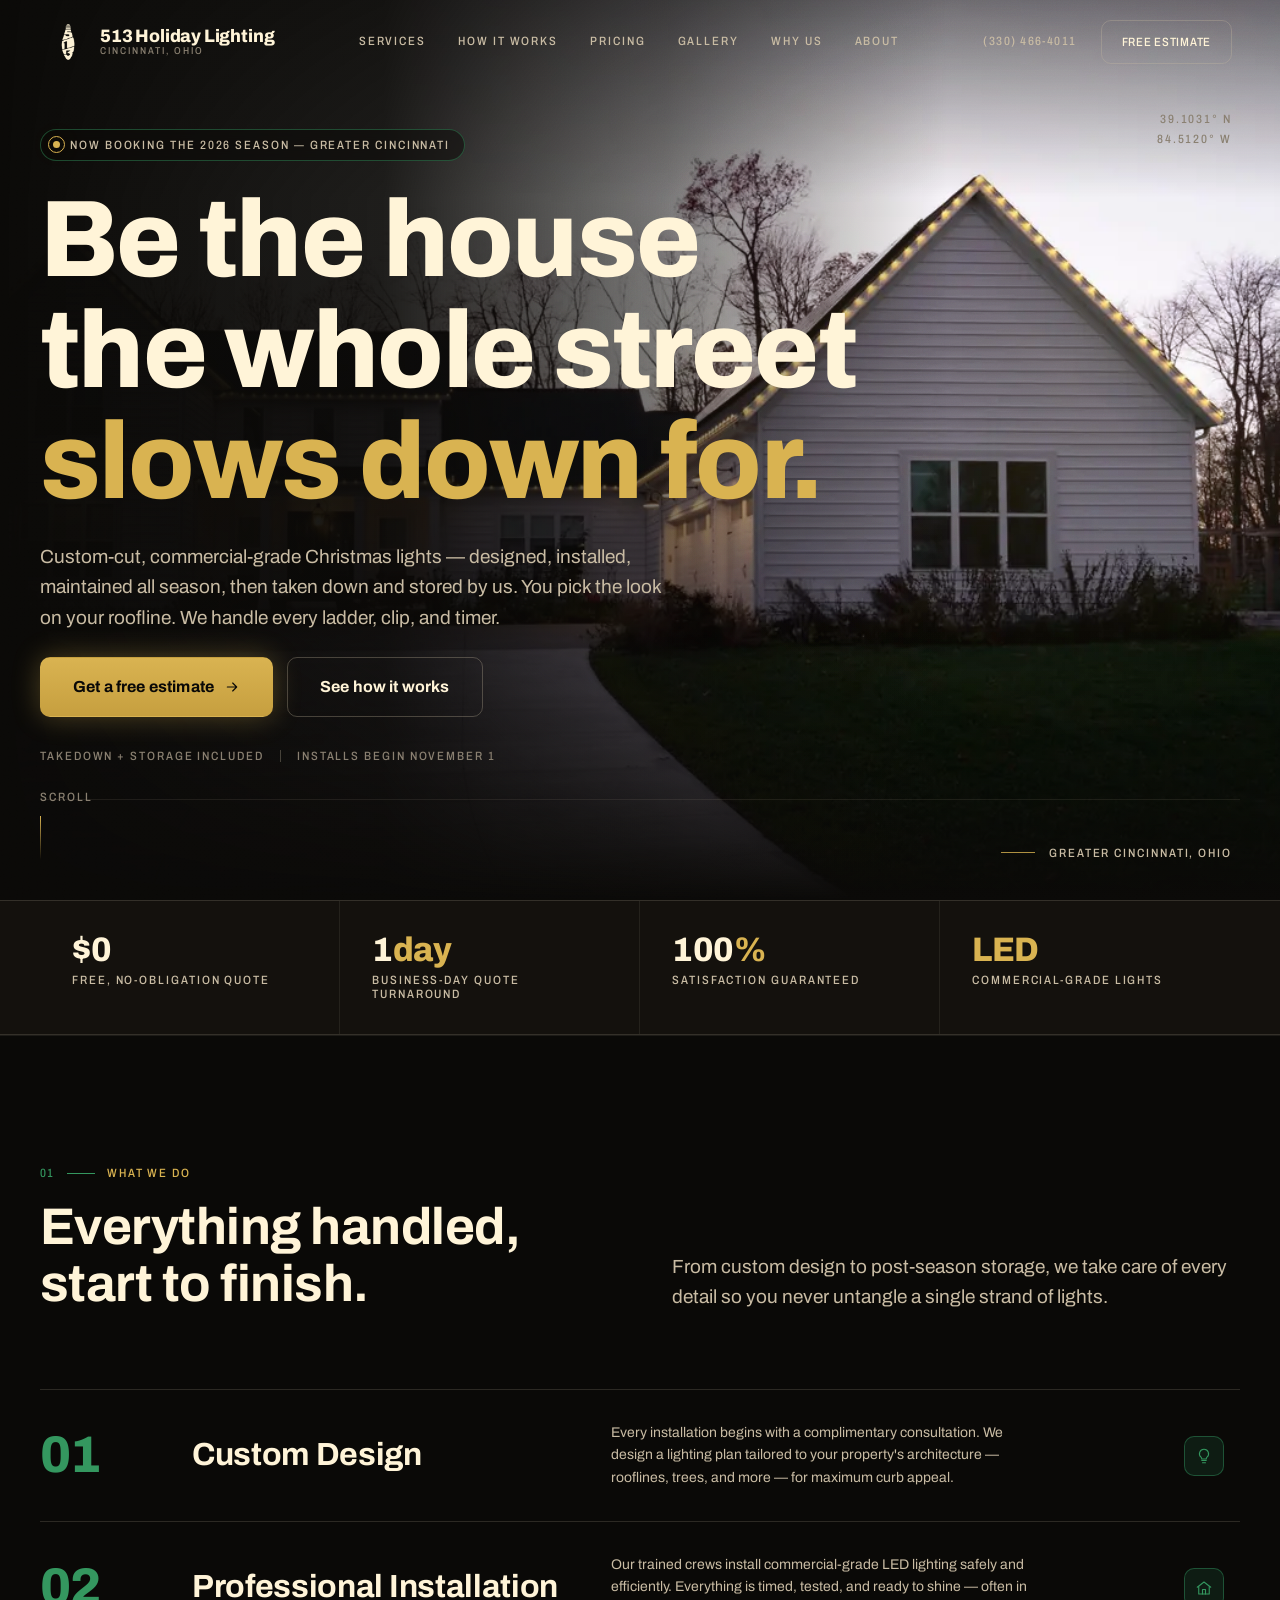
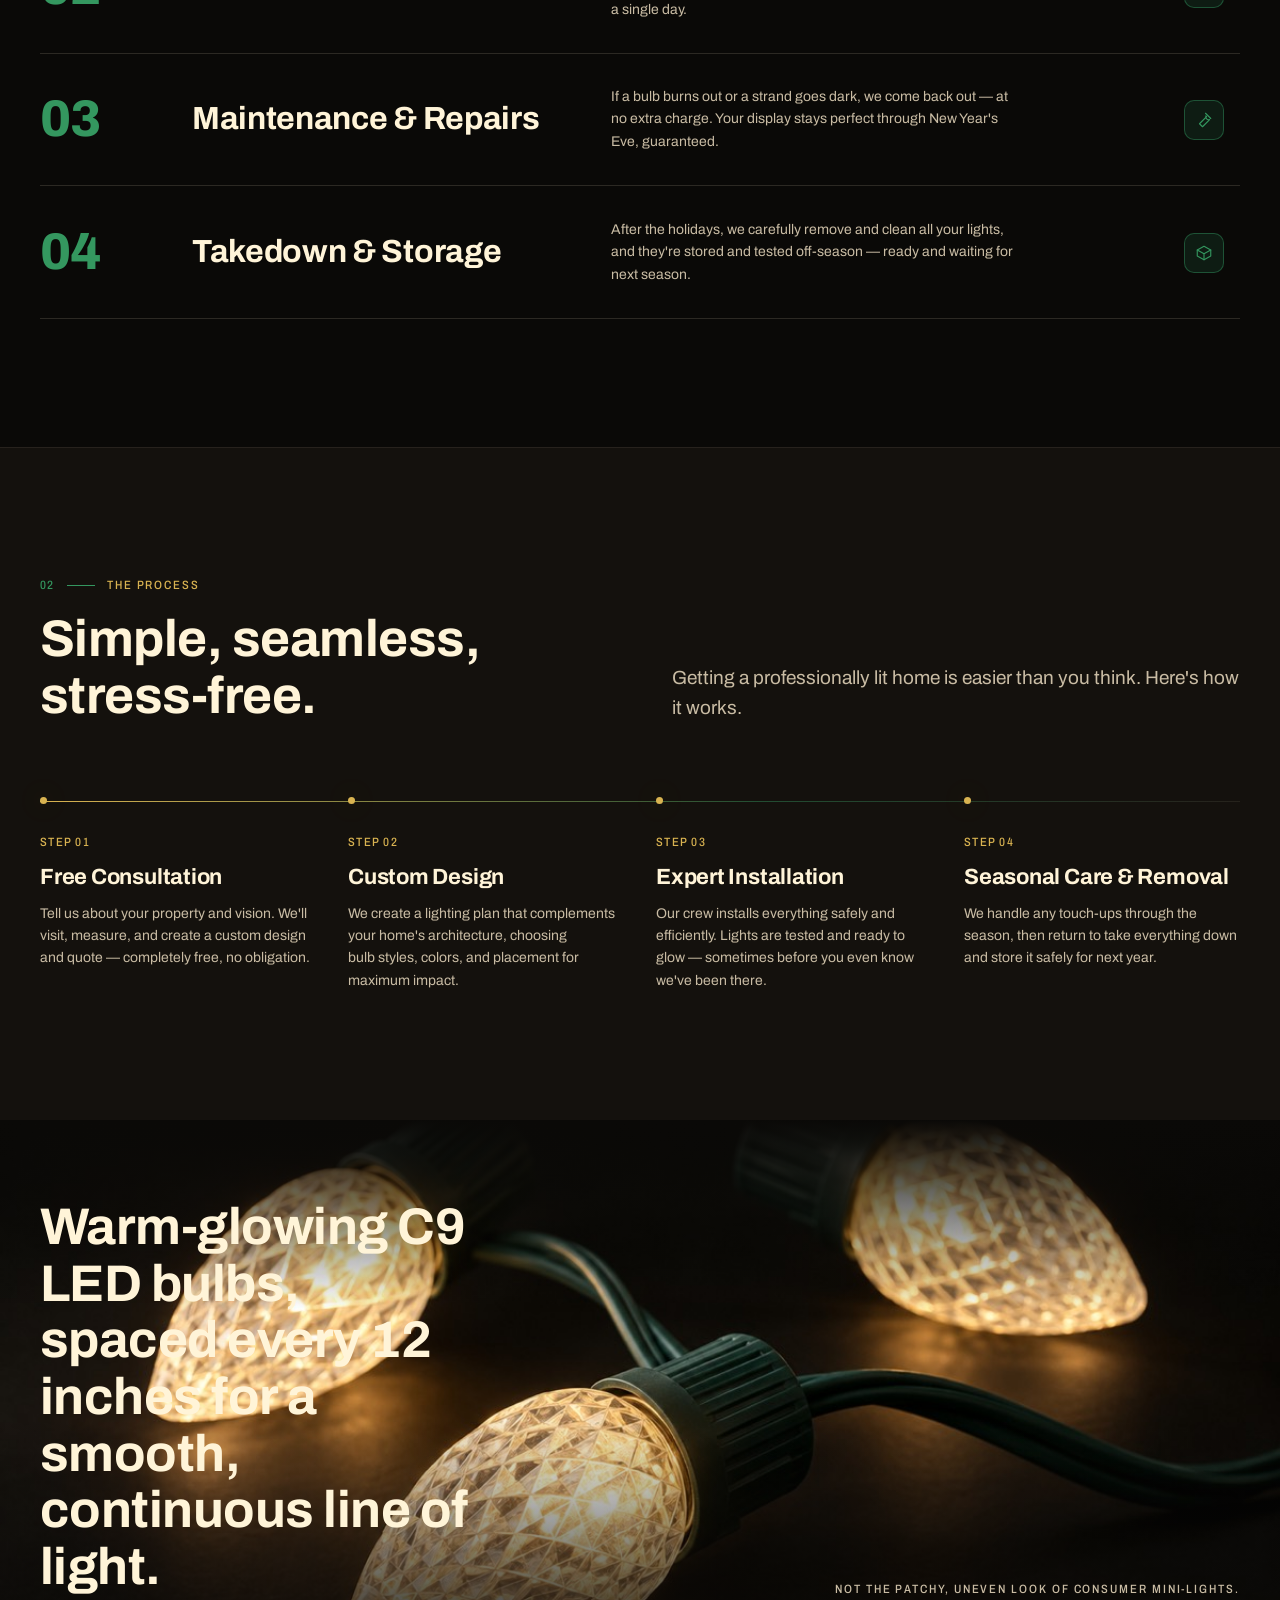
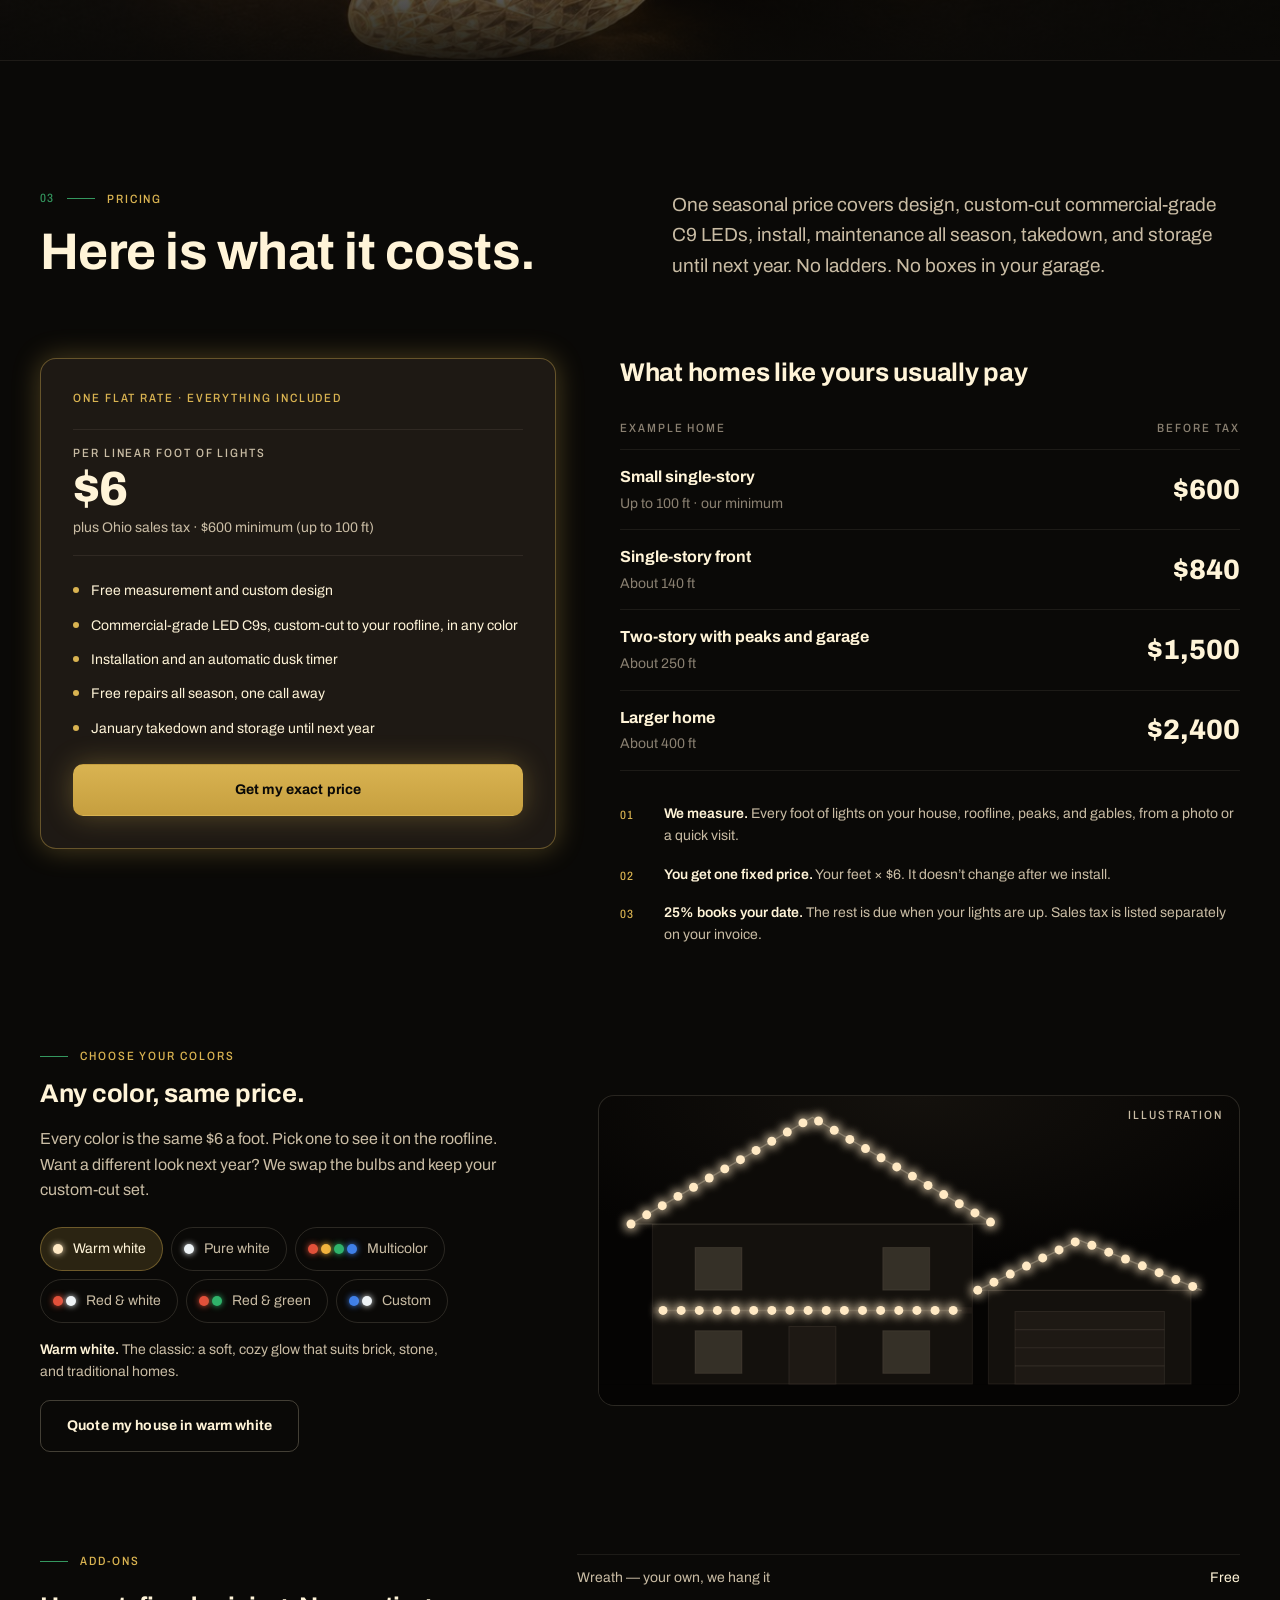
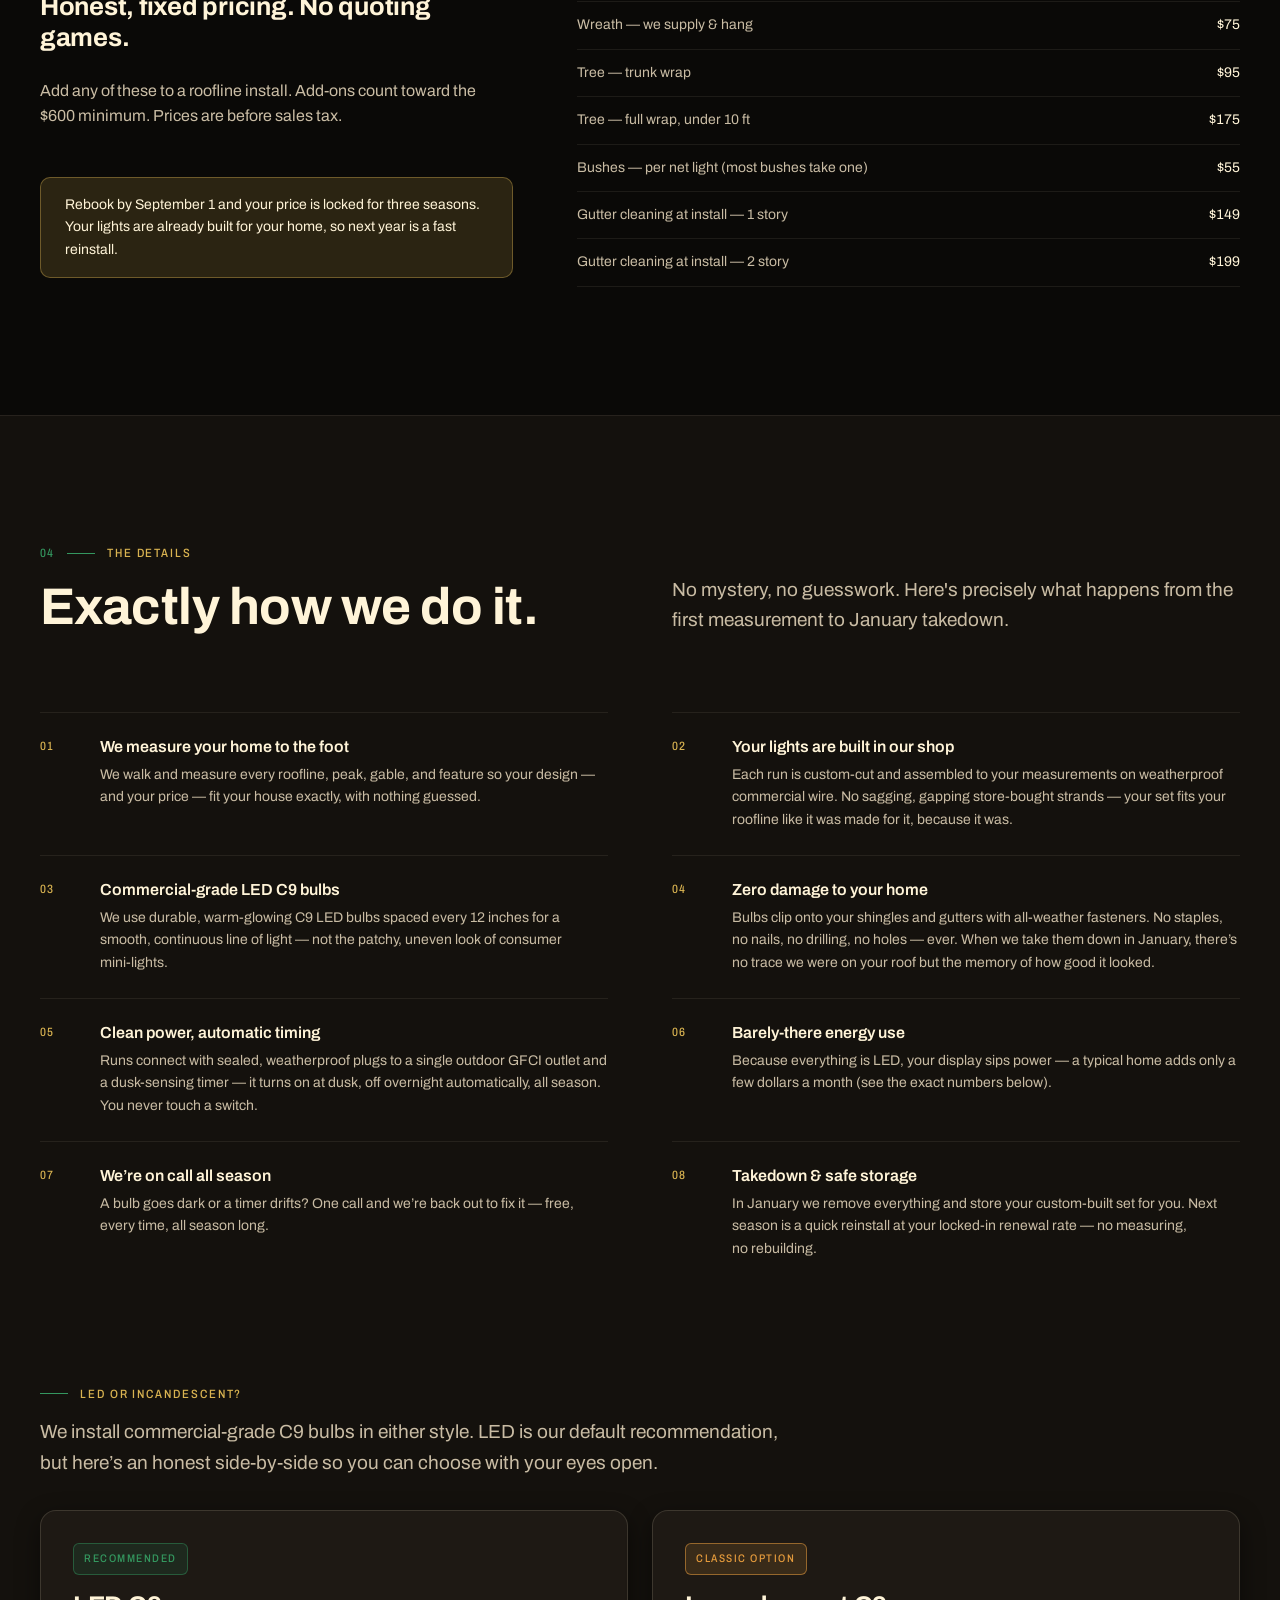
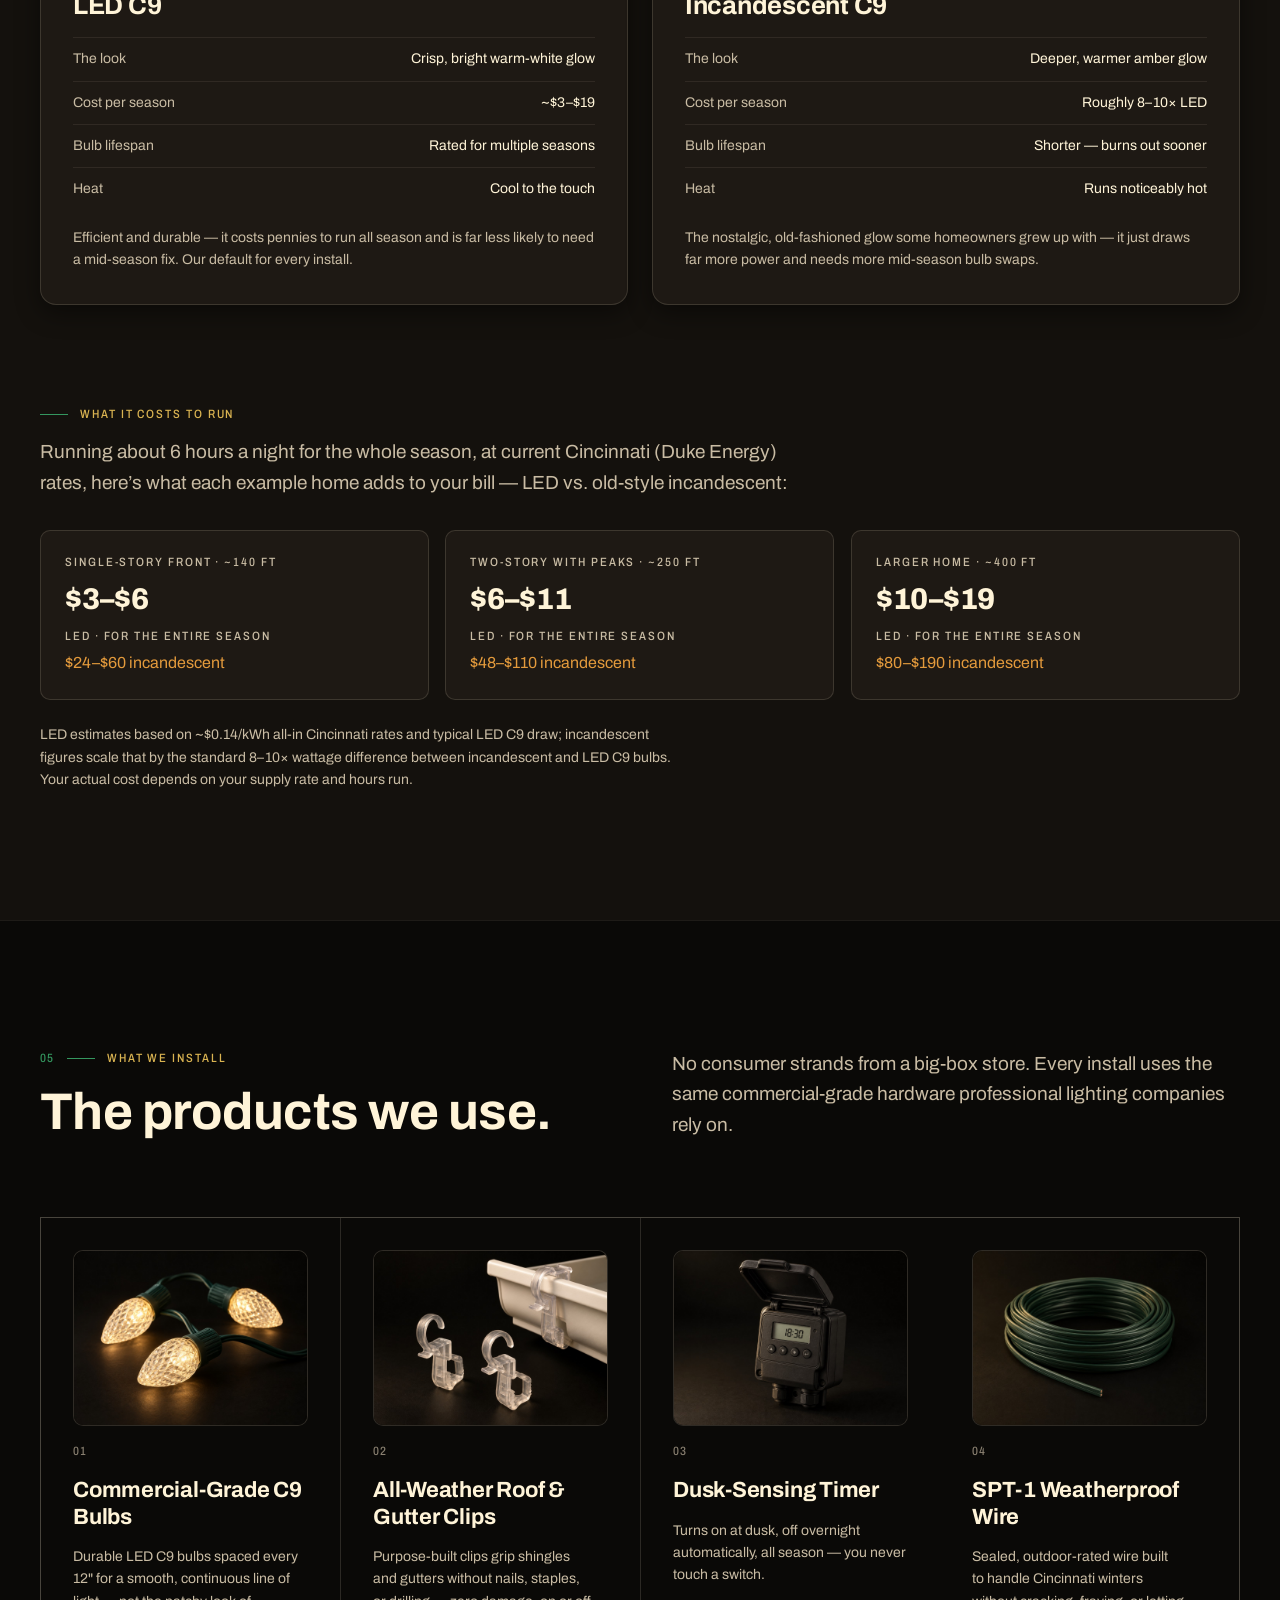
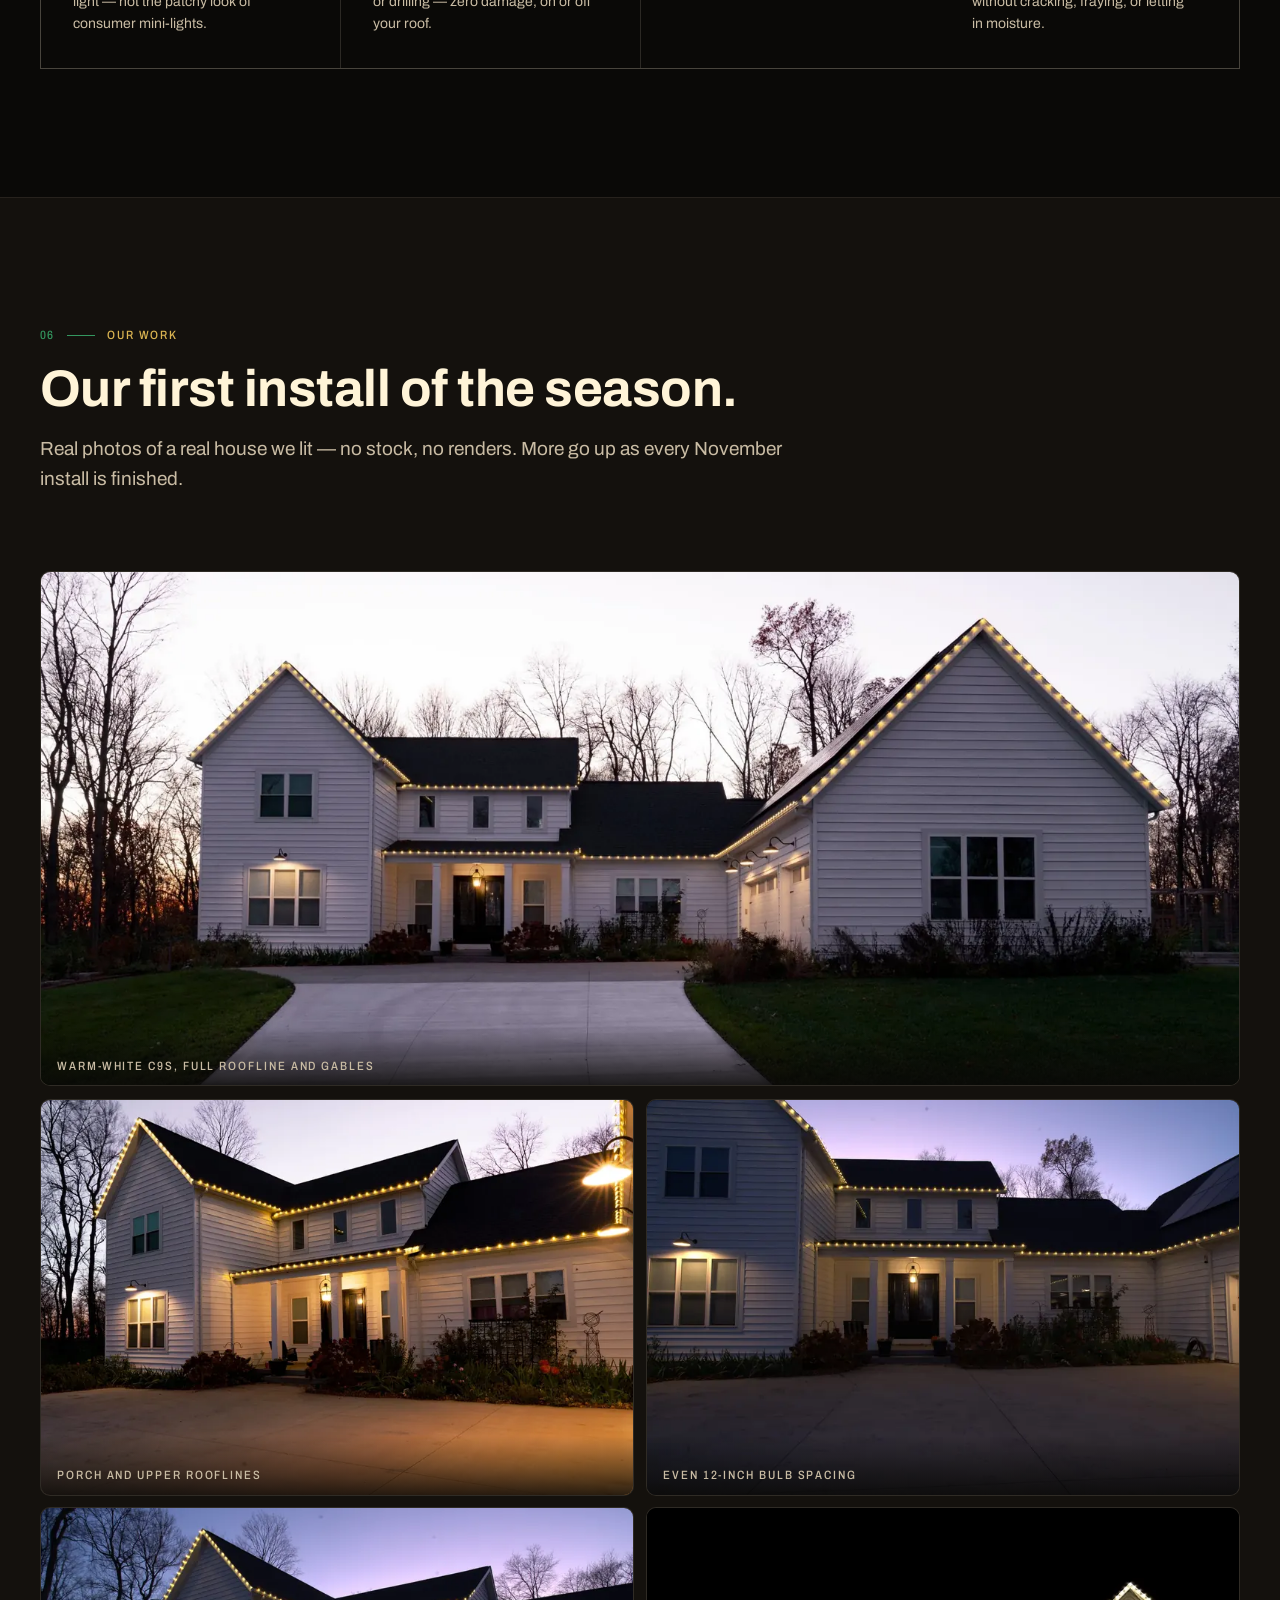
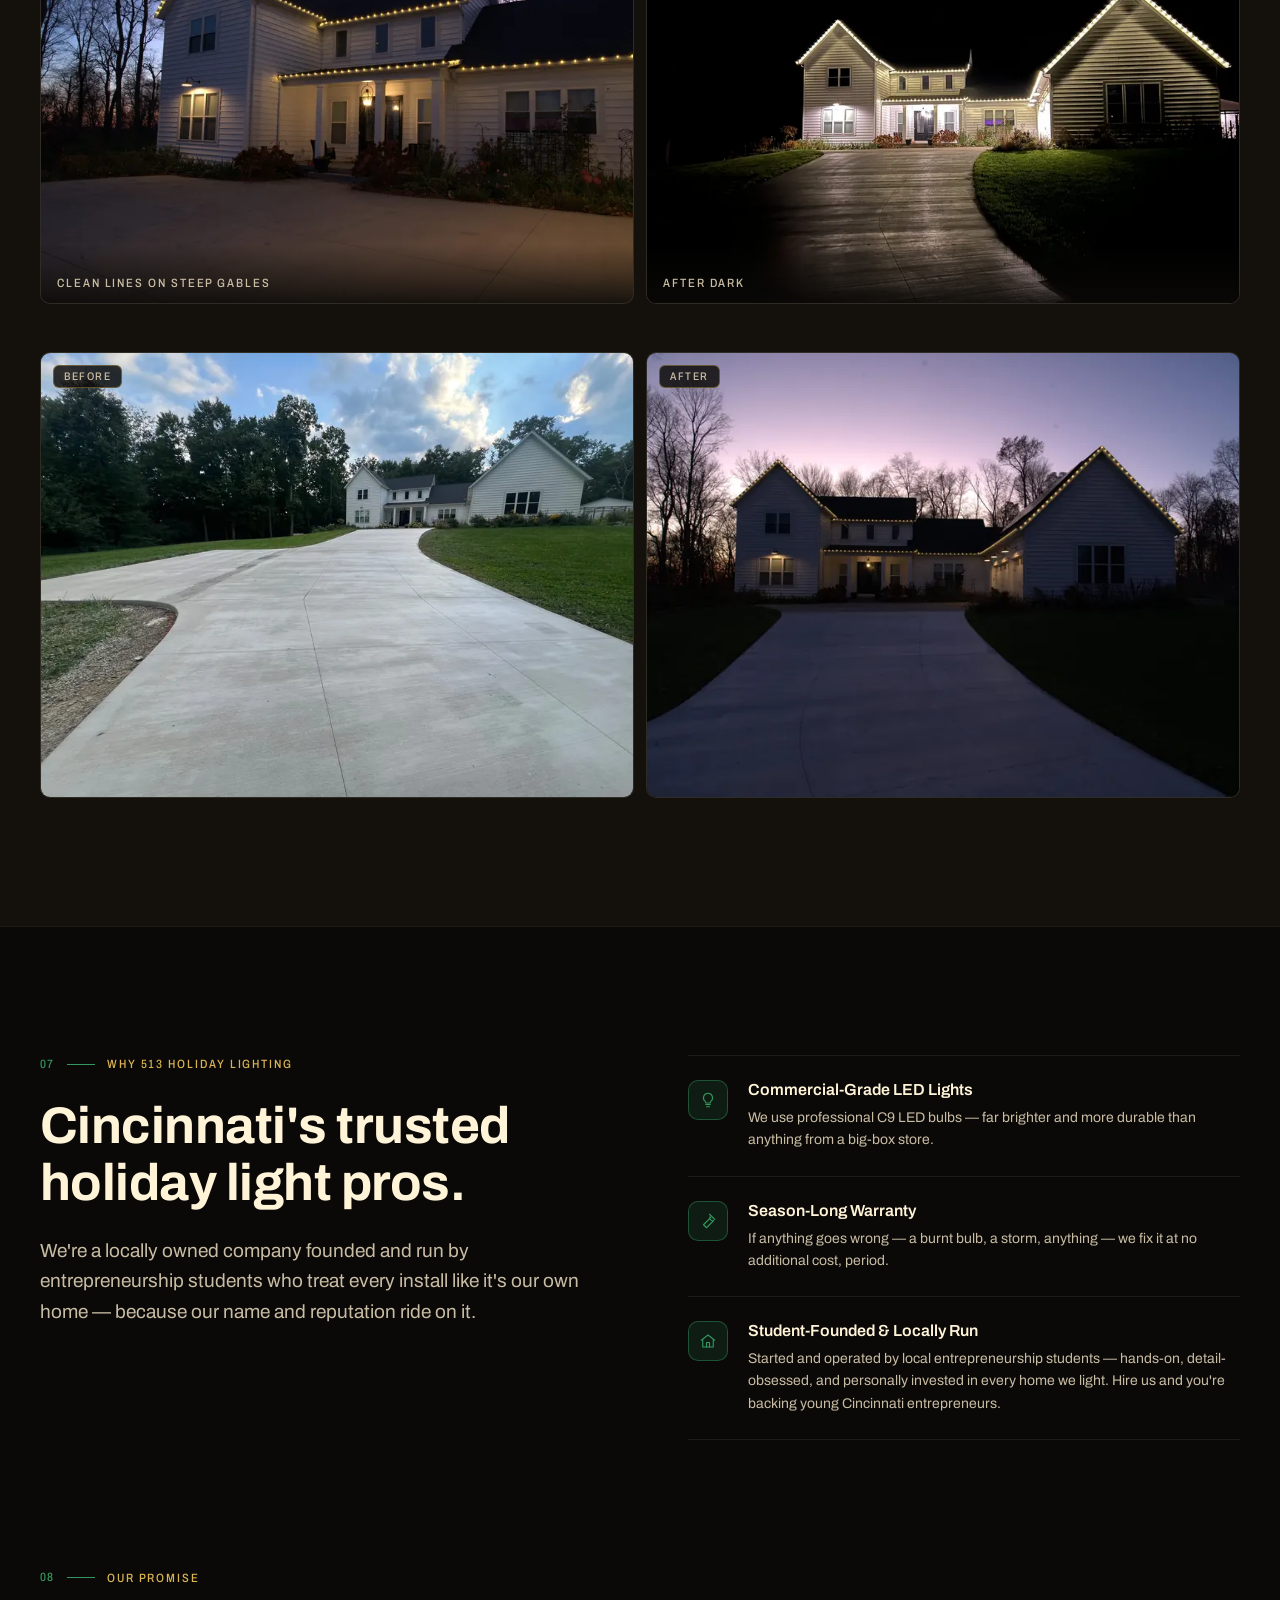
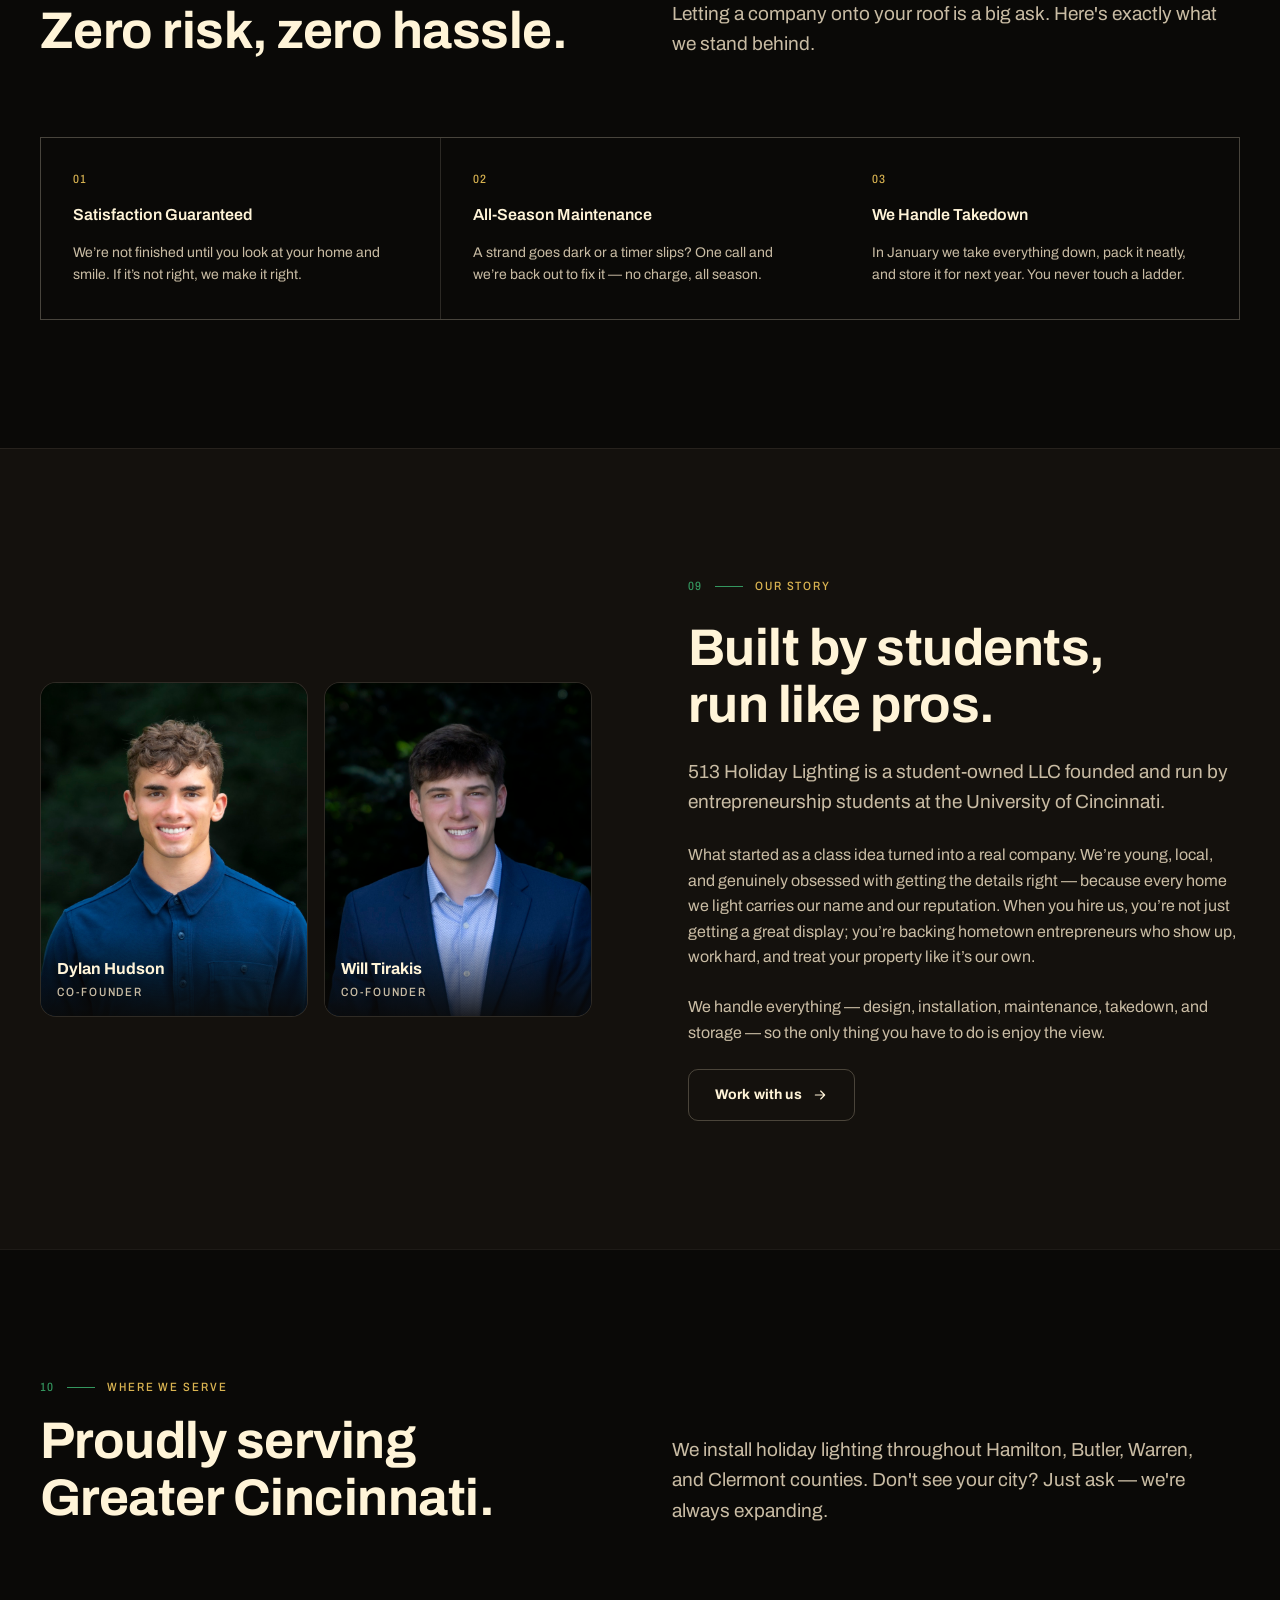
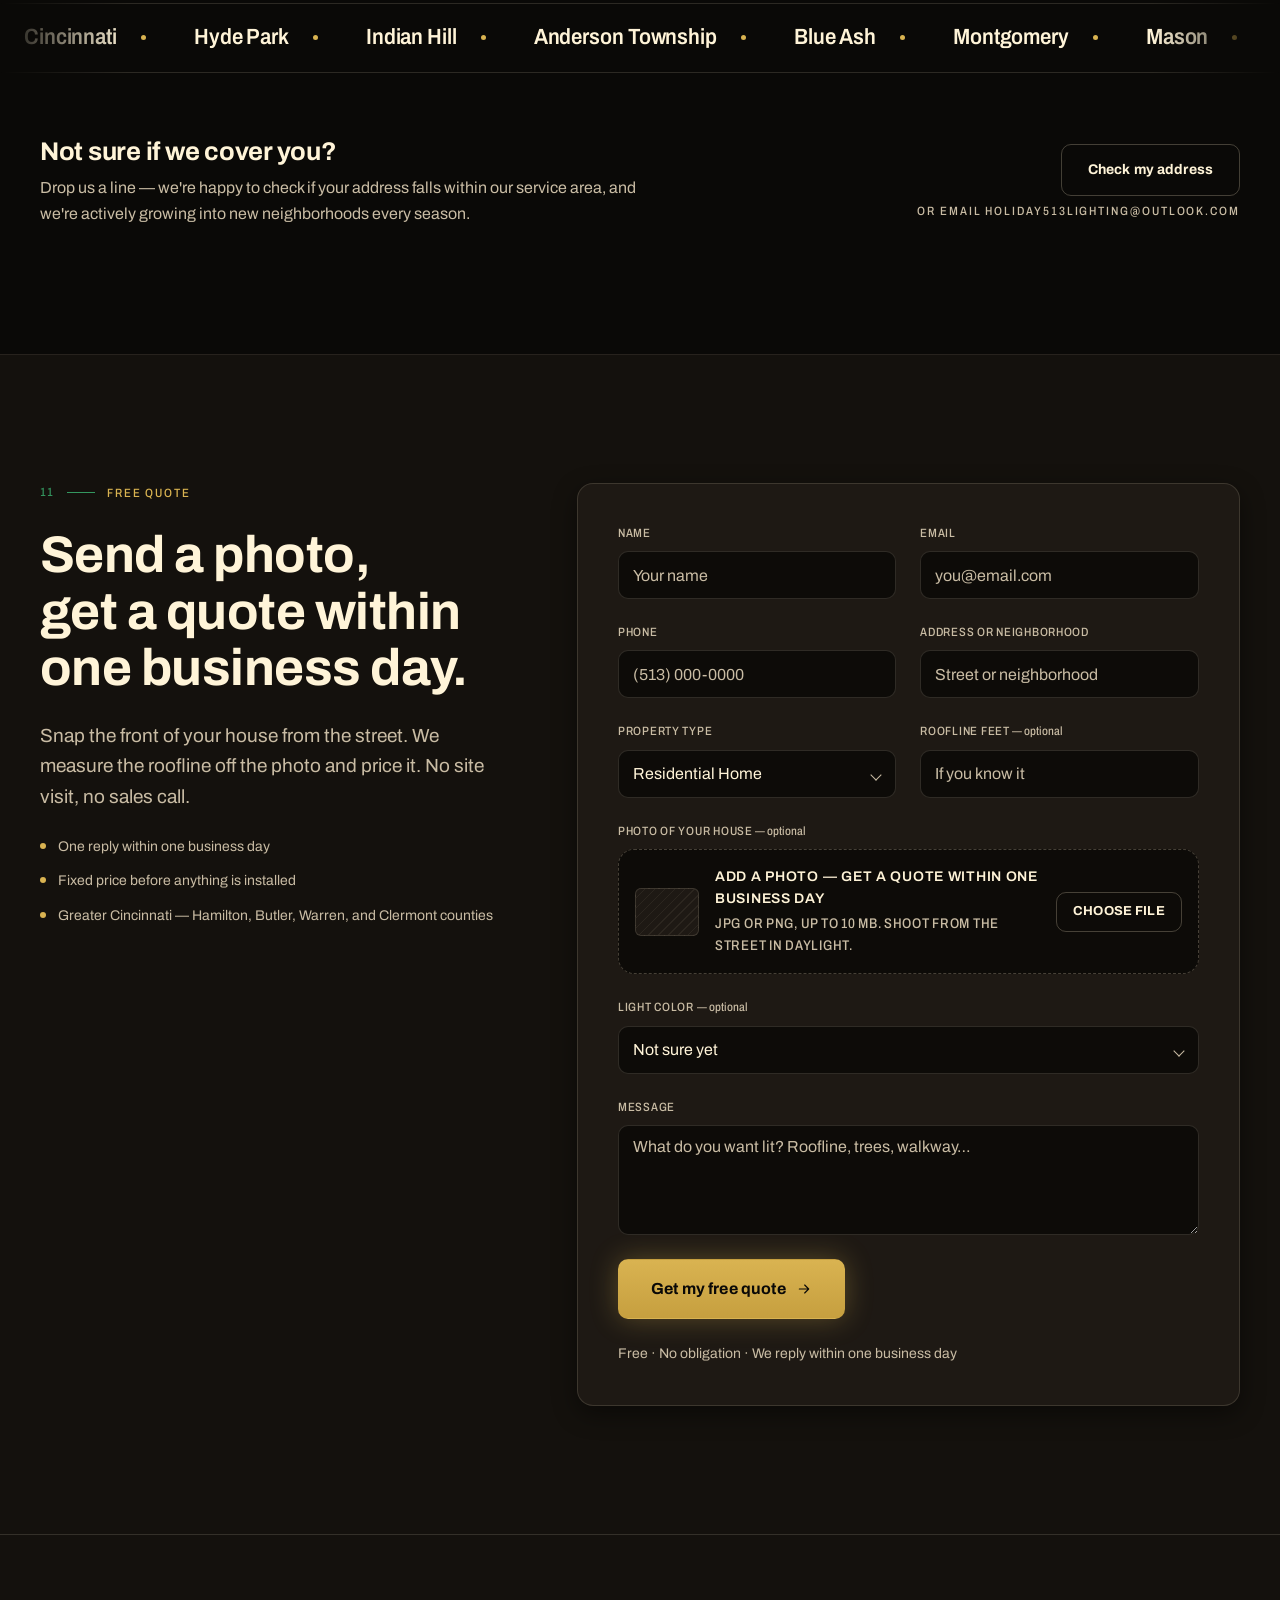
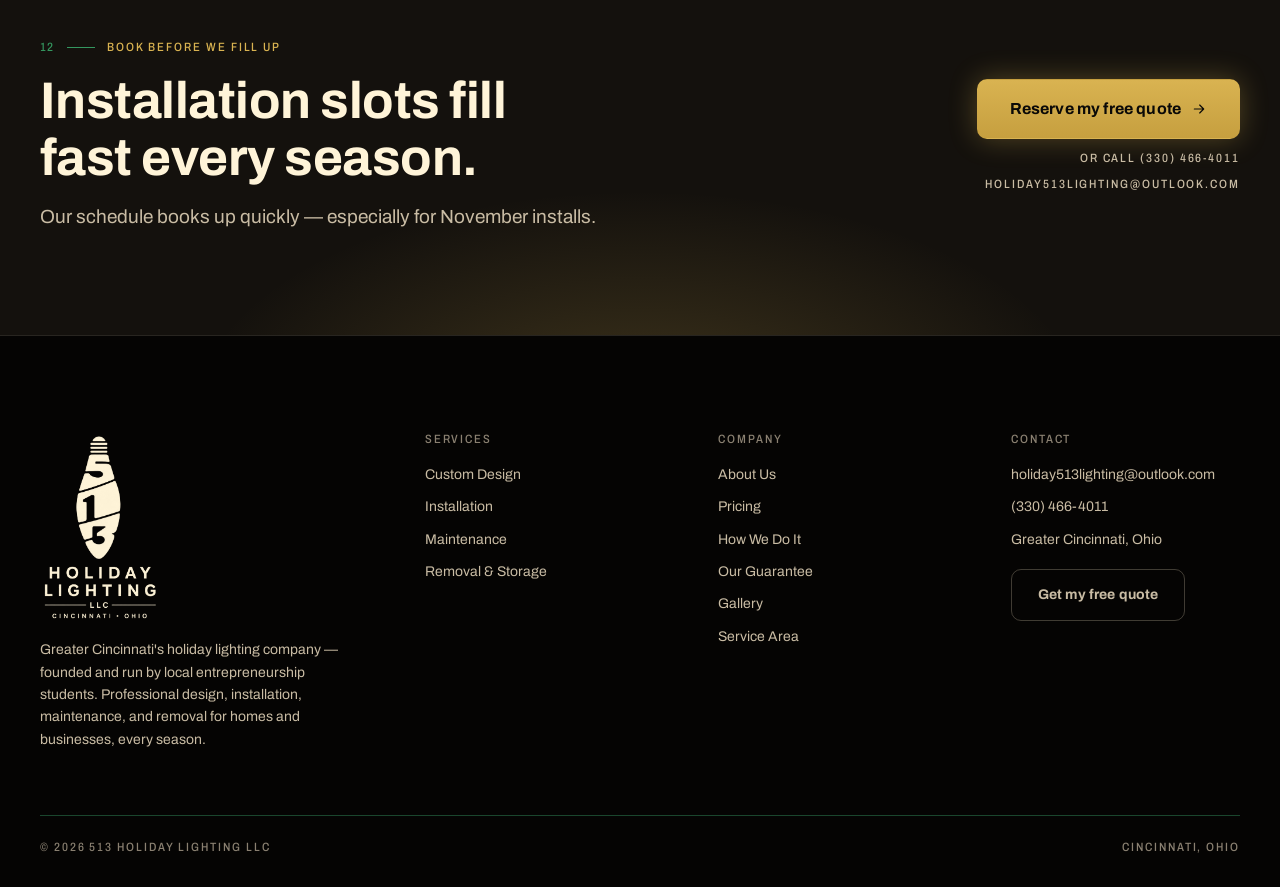
<file: go/index.html>
<!doctype html>
<html lang="en">
<head>
<meta charset="utf-8">
<meta name="viewport" content="width=device-width,initial-scale=1">
<meta name="robots" content="noindex">
<title>513 Holiday Lighting</title>
<!-- Flyer QR codes point here (513holidaylighting.com/go). Change the destination
     below to repoint every printed code without reprinting. src=flyer tags quote
     requests so you can tell which ones came from flyers. -->
<meta http-equiv="refresh" content="0; url=/?src=flyer#pricing">
<link rel="stylesheet" href="/tokens.css">
<style>body{margin:0;background:var(--surface-0);color:var(--text-body);font-family:var(--font-sans)}a{color:var(--accent)}</style>
<script>location.replace('/?src=flyer#pricing');</script>
</head>
<body>
<p style="padding:24px">Taking you to our pricing… <a href="/?src=flyer#pricing">Tap here if nothing happens.</a></p>
</body>
</html>
</file>
<file: tokens.css>
/* ============================================================================
   513 HOLIDAY LIGHTING — DESIGN TOKENS
   Single source of truth. This file lives in the repo root and is imported by
   index.html. No hardcoded hex anywhere else — if a value isn't here, add it here.

   Base palette is sampled from the live hero (do not re-pick these six).
   Everything else is DERIVED from them into semantic, reusable roles.
   Recalibrate here in one place — components reference roles, not raw hex.
   ============================================================================ */

:root {
  /* --------------------------------------------------------------------------
     0 · BRAND PRIMITIVES  (locked — sampled from the live hero)
     -------------------------------------------------------------------------- */
  --hl-ink:        #0A0907; /* warm near-black ground */
  --hl-cream:      #FFF4D8; /* headline / high emphasis */
  --hl-gold:       #D9B351; /* accent, lit bulbs */
  --hl-gold-deep:  #C69F3F; /* button fill (gradient bottom) */
  --hl-warm-grey:  #C9BCA4; /* body copy, nav */
  --hl-dim:        #8A8071; /* micro copy */

  /* Decorative bulb alternates (from the hero scene) */
  --bulb-warm-white: #FFE9C4;
  --bulb-red:        #C0472F;
  --bulb-cool-white: #BFD4E8;

  /* Bulb colors for the light-color explorer in #pricing. Product depiction only:
     these paint lit bulbs in the illustration and the swatch dots, never UI.
     Do not use them for text, fills, borders, or accents. The green is a bulb,
     not a brand accent (see DESIGN.md). */
  --bulb-pure-white: #EEF3F6; /* crisp white bulb, deliberately not pure #FFF */
  --bulb-red-lit:    #E2503A; /* red bulb when lit, brighter than the hero's --bulb-red */
  --bulb-green:      #2FB36A;
  --bulb-blue:       #3F7FE8;
  --bulb-amber:      #F2B33D;

  /* --------------------------------------------------------------------------
     1 · SURFACES  (derived warm-dark elevation ladder above the ink ground)
     -------------------------------------------------------------------------- */
  --surface-deep: #050403; /* deepest ground: hero sky top, footer */
  --surface-0: #0A0907; /* page ground */
  --surface-1: #14110D; /* sections that lift off the ground */
  --surface-2: #1E1914; /* cards, form fields */
  --surface-3: #2A231B; /* raised / hovered card, popovers */
  --surface-inset: #0D0B08; /* recessed wells inside a card */

  /* --------------------------------------------------------------------------
     2 · TEXT  (emphasis ladder)
     -------------------------------------------------------------------------- */
  --text-high:    #FFF4D8; /* headlines, key numbers */
  --text-body:    #C9BCA4; /* paragraphs, nav */
  --text-muted:   #8A8071; /* captions, legal, placeholder.
                              ONLY on --surface-0 (5.12:1). On --surface-2 it drops to
                              4.49:1 and misses AA — use --text-body inside cards. */
  --text-on-gold: #0A0907; /* dark text sitting on a gold fill */
  --text-on-gold-muted: #3A2E14; /* secondary text on gold */

  /* --------------------------------------------------------------------------
     3 · ACCENT / GOLD  (the product itself — use sparingly, it means "lit")
     -------------------------------------------------------------------------- */
  --accent:        #D9B351;
  --accent-deep:   #C69F3F;
  --accent-bright: #E7C56A; /* hover lift on gold surfaces */
  --accent-dim:    #8F7530; /* disabled / pressed gold — DO NOT reuse for graphics */
  --accent-unlit:  #7A6330; /* unlit roofline marks in the configurator.
                               3.34:1 on ground — clears the 3:1 floor for non-text graphics. */
  --accent-tint:   rgba(217, 179, 81, 0.16); /* gold fill: ghost hover, secondary gold surfaces.
                                                 Use this wherever a spec asks for an "accent fill".
                                                 Solid gold gradient is reserved for ONE primary CTA per screen. */
  --accent-line:   rgba(217, 179, 81, 0.38); /* gold hairline / focus border */

  /* Brand green — the second brand color (logo). Structural accents only: rules, index numerals,
     icon wells, tags. Gold stays the color of "lit". */
  --green:        #1F6B45; /* fills and lines */
  --green-bright: #34975F; /* text-sized use: 5.1:1 on --surface-0 */
  --green-tint:   rgba(31, 107, 69, 0.20);
  --green-line:   rgba(52, 151, 95, 0.45);

  /* --------------------------------------------------------------------------
     4 · BORDERS  (warm-grey at alpha so they read on any surface level)
     -------------------------------------------------------------------------- */
  --border-subtle:  rgba(201, 188, 164, 0.10);
  --border-default: rgba(201, 188, 164, 0.18);
  --border-strong:  rgba(201, 188, 164, 0.30);
  --border-focus:   var(--accent);
  /* Hairlines and dividers use these — never --surface-3.
     A surface is a fill; a border is a border. */

  /* --------------------------------------------------------------------------
     5 · FEEDBACK  (form + system states — warm-harmonized, not stock)
        Each role ships a text/legible tone, a fill tint, and a border.
     -------------------------------------------------------------------------- */
  --error:        #E06A50; /* legible on dark; derived from bulb-red */
  --error-tint:   rgba(192, 71, 47, 0.14);
  --error-border: rgba(224, 106, 80, 0.55);

  --success:        #7FB069; /* warm sage, not neon */
  --success-tint:   rgba(127, 176, 105, 0.14);
  --success-border: rgba(127, 176, 105, 0.55);

  --warning:        #E39A3C; /* orange-amber, deliberately distinct from brand gold */
  --warning-tint:   rgba(227, 154, 60, 0.14);
  --warning-border: rgba(227, 154, 60, 0.55);

  /* --------------------------------------------------------------------------
     6 · TYPOGRAPHY
        One family: Archivo (variable). Headline uses width 96 / weight 800.
        Swap the whole system by changing --font-sans.
     -------------------------------------------------------------------------- */
  --font-sans: 'Archivo', system-ui, -apple-system, 'Segoe UI', sans-serif;
  --font-display: var(--font-sans);

  /* variation settings helpers (apply to display type) */
  --vs-display: 'wght' 800, 'wdth' 96;
  --vs-heading: 'wght' 700, 'wdth' 100;
  --vs-body:    'wght' 400, 'wdth' 100;
  --vs-label:   'wght' 500, 'wdth' 82;  /* tracked uppercase labels — the technical voice */

  /* Fluid type scale — min at 360px, max around 1280px */
  --fs-eyebrow:  0.8125rem;                       /* 13px  labels/eyebrows */
  --fs-micro:    0.75rem;                          /* 12px  legal/captions  */
  --fs-small:    0.875rem;                         /* 14px                  */
  --fs-body:     1rem;                             /* 16px  base paragraph  */
  --fs-body-lg:  clamp(1.0625rem, 0.98rem + 0.4vw, 1.1875rem); /* lede      */
  --fs-h3:       clamp(1.25rem, 1.12rem + 0.6vw, 1.625rem);
  --fs-h2:       clamp(2rem, 1.3rem + 2.4vw, 3.5rem);
  --fs-h1:       clamp(2.5rem, 1.6rem + 4.1vw, 4.5rem);  /* section hero    */
  --fs-display:  clamp(2.75rem, 1.2rem + 7vw, 7.25rem); /* homepage hero   */

  /* Line heights */
  --lh-display: 1.02;
  --lh-heading: 1.1;
  --lh-body:    1.6;
  --lh-tight:   1.35;

  /* Letter spacing */
  --ls-display: -0.015em;
  --ls-heading: -0.01em;
  --ls-body:    0;
  --ls-eyebrow:  0.16em;  /* tracked uppercase labels (brand already uses these) */
  --ls-micro:    0.04em;

  /* Weights (variable axis stops) */
  --w-regular:  400;
  --w-medium:   500;
  --w-semibold: 600;
  --w-bold:     700;
  --w-black:    800;

  /* --------------------------------------------------------------------------
     7 · SPACING  (4px base, named steps — use these, not arbitrary px)
     -------------------------------------------------------------------------- */
  --space-1:  0.25rem;  /*  4 */
  --space-2:  0.5rem;   /*  8 */
  --space-3:  0.75rem;  /* 12 */
  --space-4:  1rem;     /* 16 */
  --space-5:  1.5rem;   /* 24 */
  --space-6:  2rem;     /* 32 */
  --space-7:  3rem;     /* 48 */
  --space-8:  4rem;     /* 64 */
  --space-9:  6rem;     /* 96 */
  --space-10: 8rem;     /* 128 — section rhythm on desktop */
  --space-11: 10rem;    /* 160 — hero-adjacent and editorial breathing room */

  /* --------------------------------------------------------------------------
     8 · RADIUS
     -------------------------------------------------------------------------- */
  --radius-sm:   6px;   /* inputs, badges */
  --radius-md:   10px;  /* buttons */
  --radius-lg:   16px;  /* cards */
  --radius-xl:   24px;  /* feature panels */
  --radius-pill: 999px; /* chips, sticky bar */

  /* --------------------------------------------------------------------------
     9 · SHADOW & GLOW  (subtle on dark; gold glow = "lit")
        --glow-gold doubles as the CSS soft shadow under background-removed
        house renders, which lose their baked drop shadow.
     -------------------------------------------------------------------------- */
  --shadow-sm:  0 1px 2px rgba(0, 0, 0, 0.45);
  --shadow-md:  0 8px 24px rgba(0, 0, 0, 0.45);
  --shadow-lg:  0 20px 52px rgba(0, 0, 0, 0.55);
  --glow-gold:  0 0 28px rgba(217, 179, 81, 0.32);
  --glow-gold-strong: 0 0 44px rgba(217, 179, 81, 0.45);
  --focus-ring: 0 0 0 3px rgba(217, 179, 81, 0.45);

  /* --------------------------------------------------------------------------
     10 · LAYOUT
     -------------------------------------------------------------------------- */
  --container:      1200px; /* max content width */
  --container-text: 68ch;   /* prose measure (< 80 chars) */
  --gutter:         var(--space-5);

  /* Breakpoints (reference — CSS can't use vars in media queries;
     kept here so every tool uses the same numbers) */
  --bp-sm: 480px;
  --bp-md: 768px;
  --bp-lg: 1024px;
  --bp-xl: 1280px;

  /* --------------------------------------------------------------------------
     11 · MOTION  (restrained — respect prefers-reduced-motion in components)
     -------------------------------------------------------------------------- */
  --ease:      cubic-bezier(0.2, 0.8, 0.2, 1);
  --ease-out:  cubic-bezier(0.16, 1, 0.3, 1);
  --dur-fast:  140ms;
  --dur-base:  220ms;
  --dur-slow:  420ms;

  /* --------------------------------------------------------------------------
     12 · COMPONENT ROLES  (semantic aliases → recolor a whole component here)
     -------------------------------------------------------------------------- */
  /* Primary (gold) button */
  --btn-primary-bg-top:    var(--accent);
  --btn-primary-bg-bottom: var(--accent-deep);
  --btn-primary-text:      var(--text-on-gold);
  --btn-primary-hover-top: var(--accent-bright);
  --btn-primary-hover-bottom: var(--accent);
  --btn-primary-active:    var(--accent-dim);
  --btn-primary-disabled:  #5A4E32;

  /* Ghost button */
  --btn-ghost-text:        var(--text-high);
  --btn-ghost-border:      var(--border-strong);
  --btn-ghost-hover-bg:    var(--accent-tint);
  --btn-ghost-hover-border: var(--accent-line);

  /* Inputs */
  --field-bg:          var(--surface-2);
  --field-border:      var(--border-default);
  --field-border-hover: var(--border-strong);
  --field-text:        var(--text-high);
  --field-placeholder: var(--text-body); /* fields sit on --surface-2, where --text-muted misses AA */
  --field-focus-border: var(--accent);

  /* Cards */
  --card-bg:     var(--surface-2);
  --card-border: var(--border-default);
  --card-radius: var(--radius-lg);
  --card-shadow: var(--shadow-md);
}

/* prefers-reduced-motion: components should gate animation behind this */
@media (prefers-reduced-motion: reduce) {
  :root {
    --dur-fast: 0ms;
    --dur-base: 0ms;
    --dur-slow: 0ms;
  }
}
</file>
